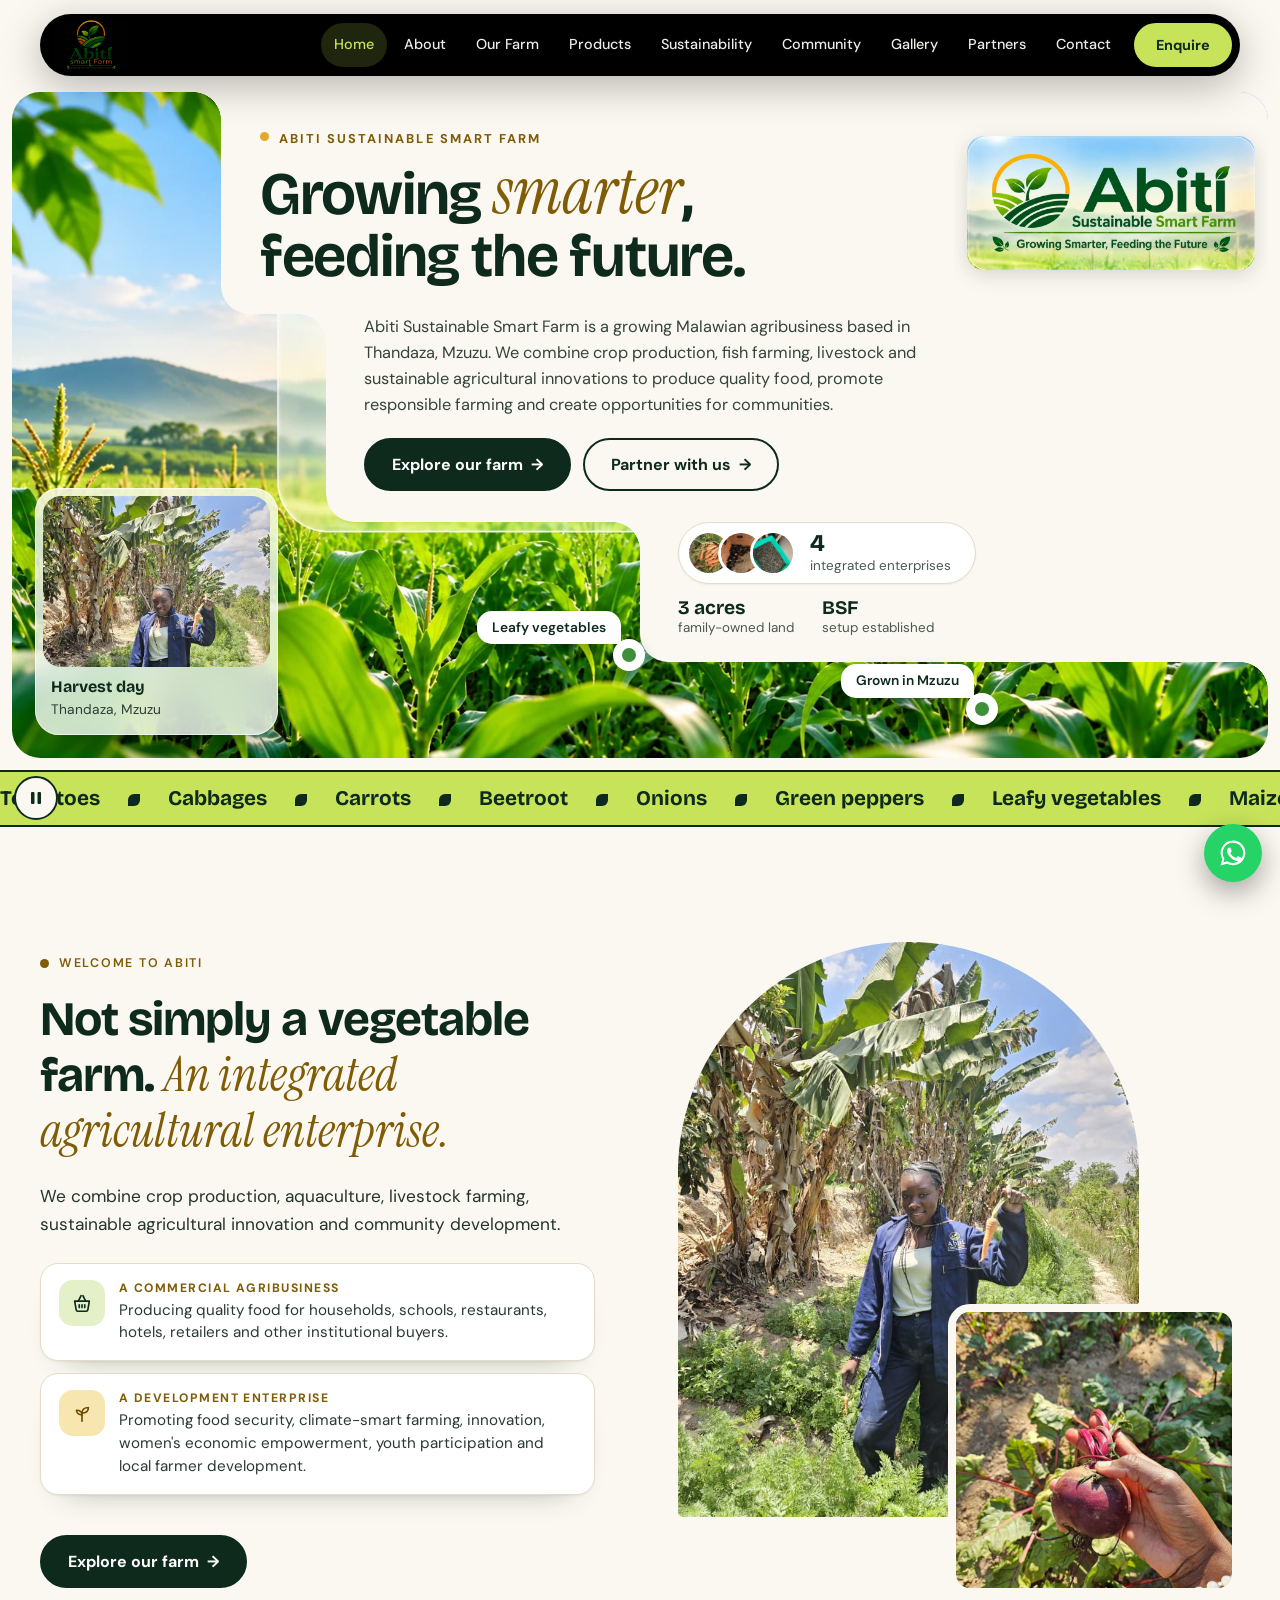
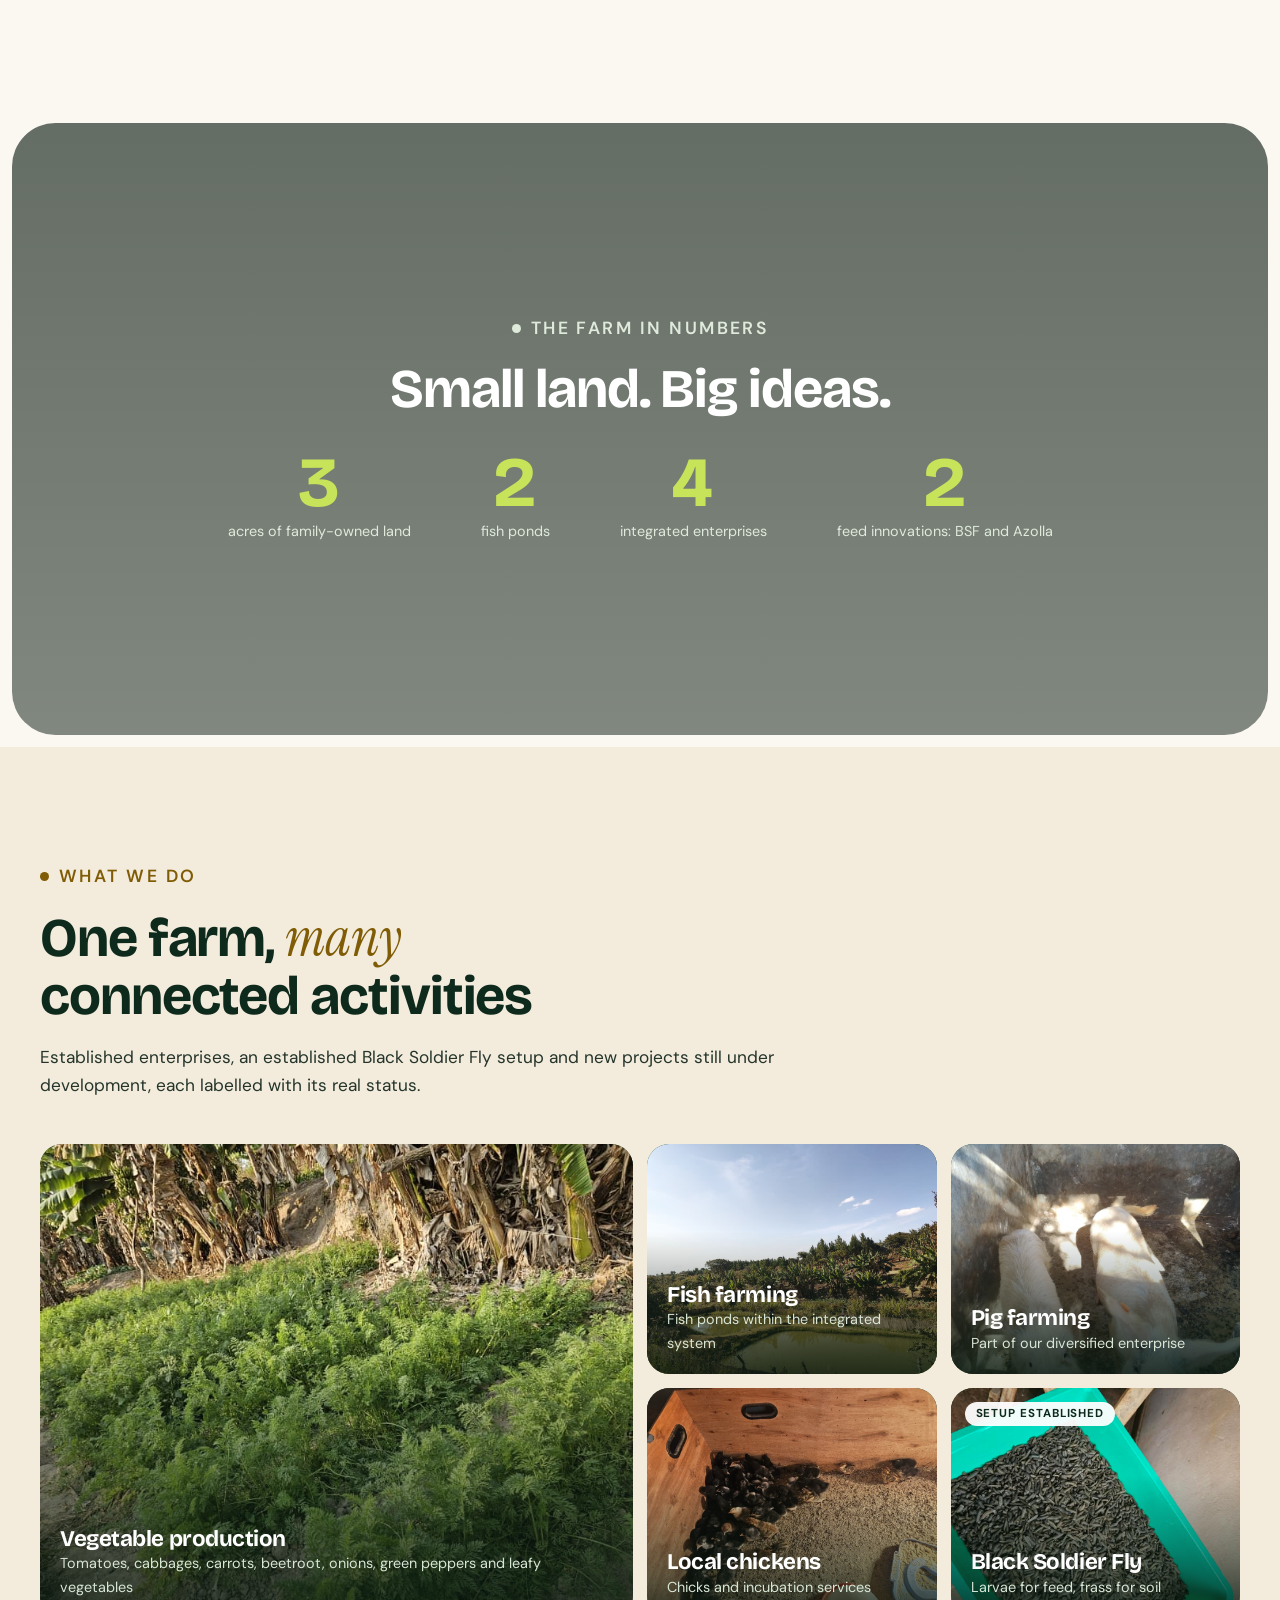
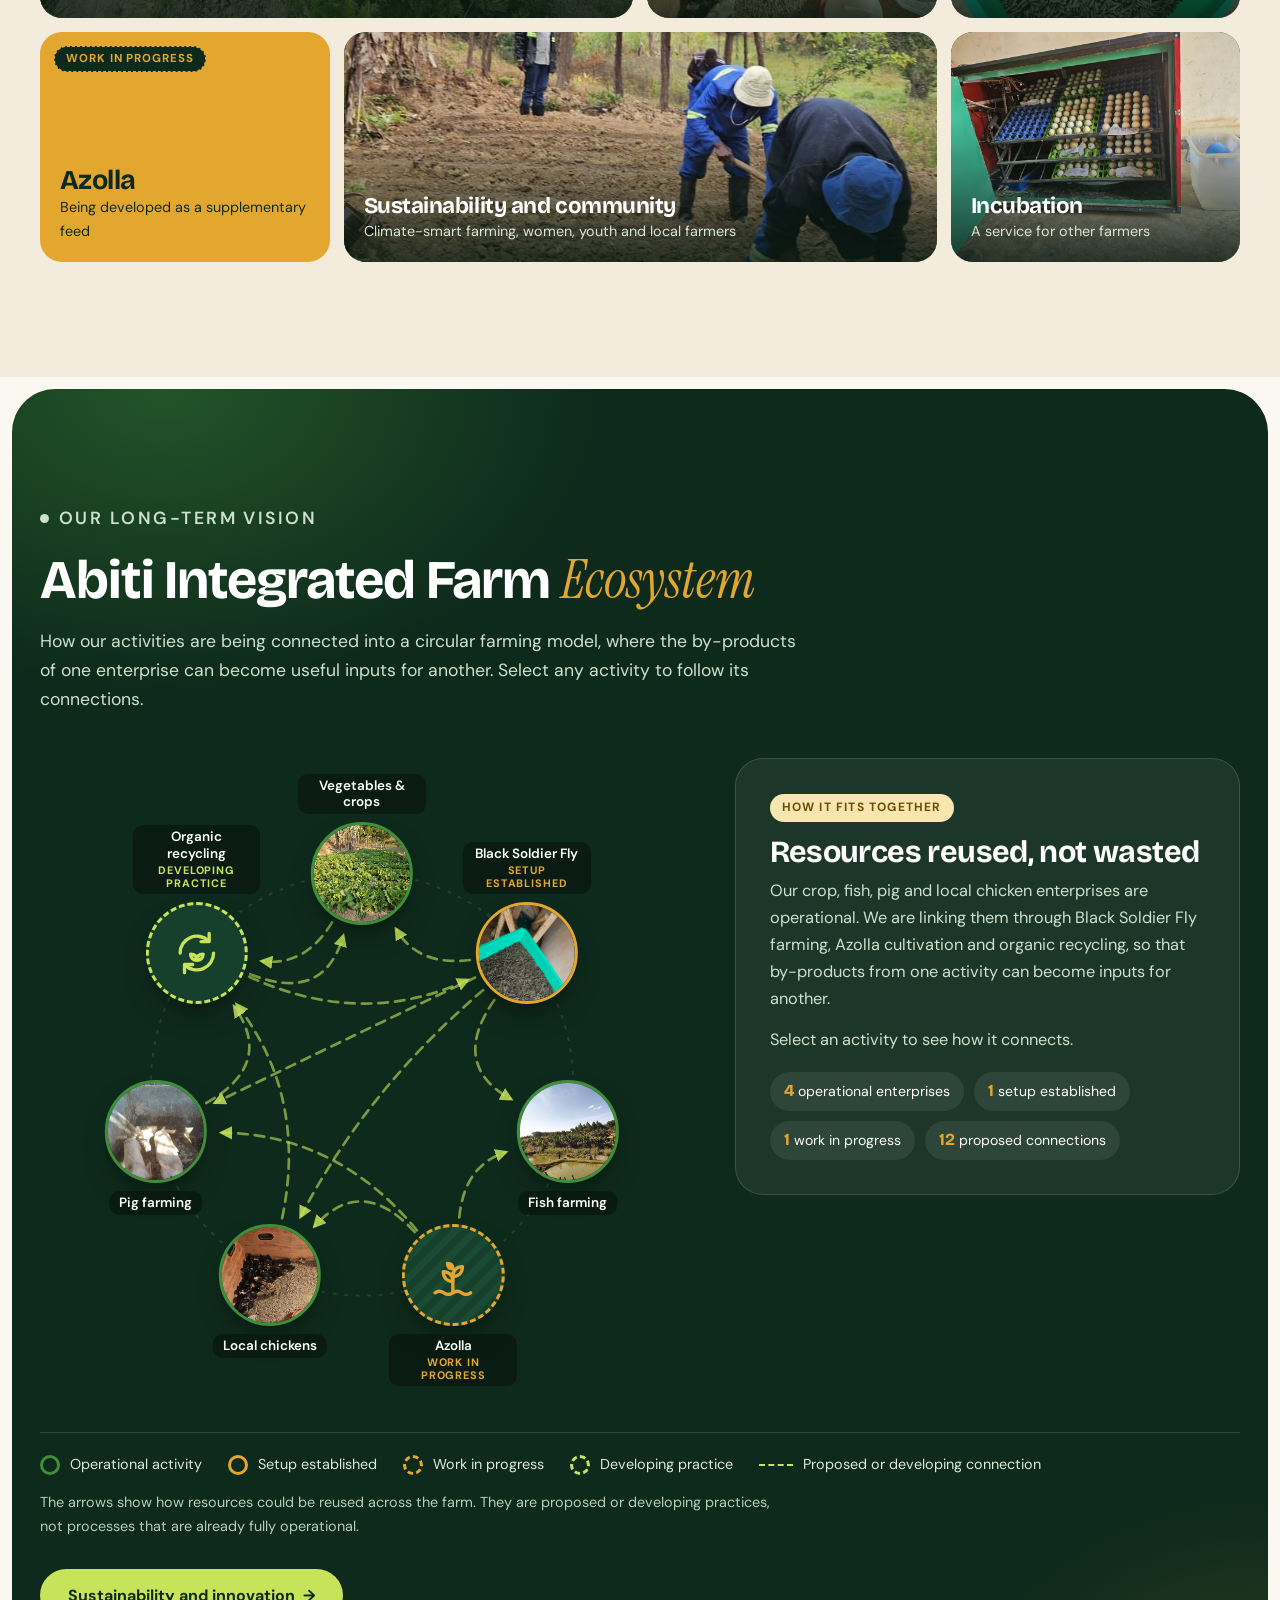
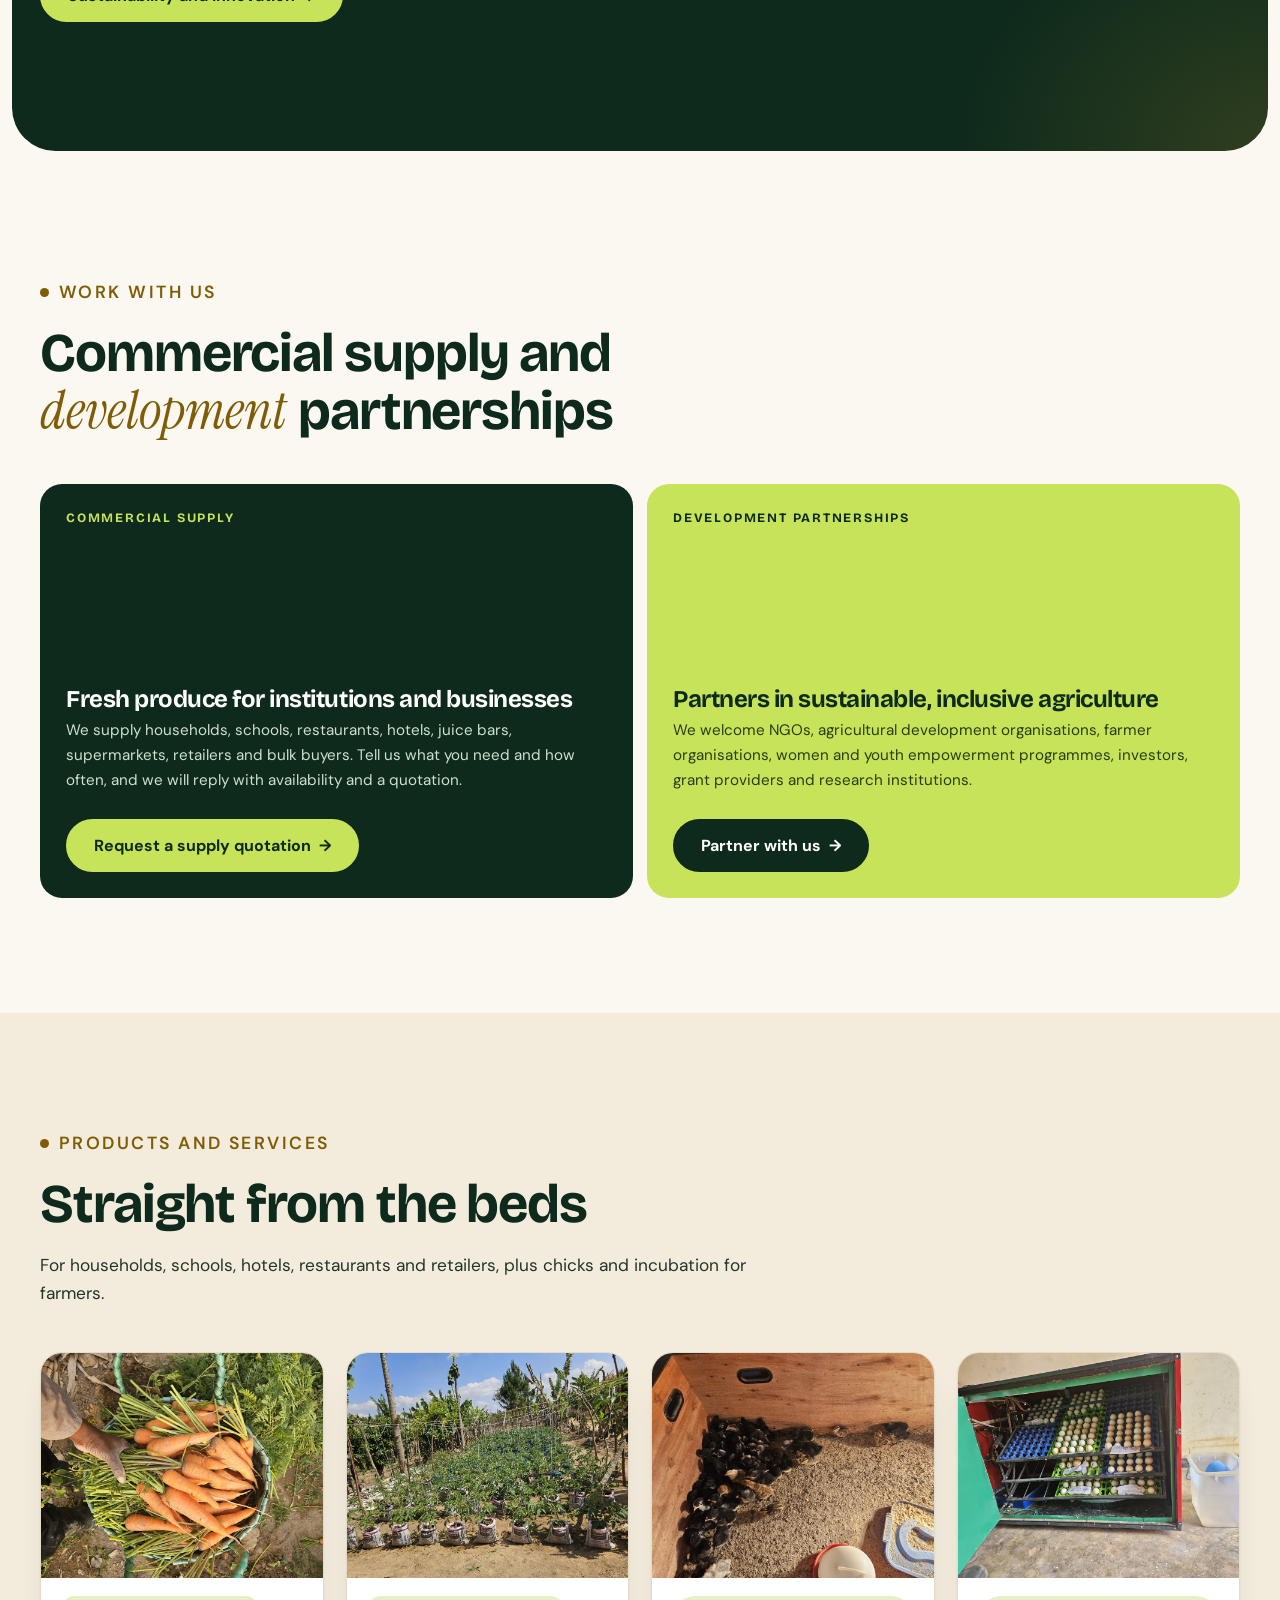
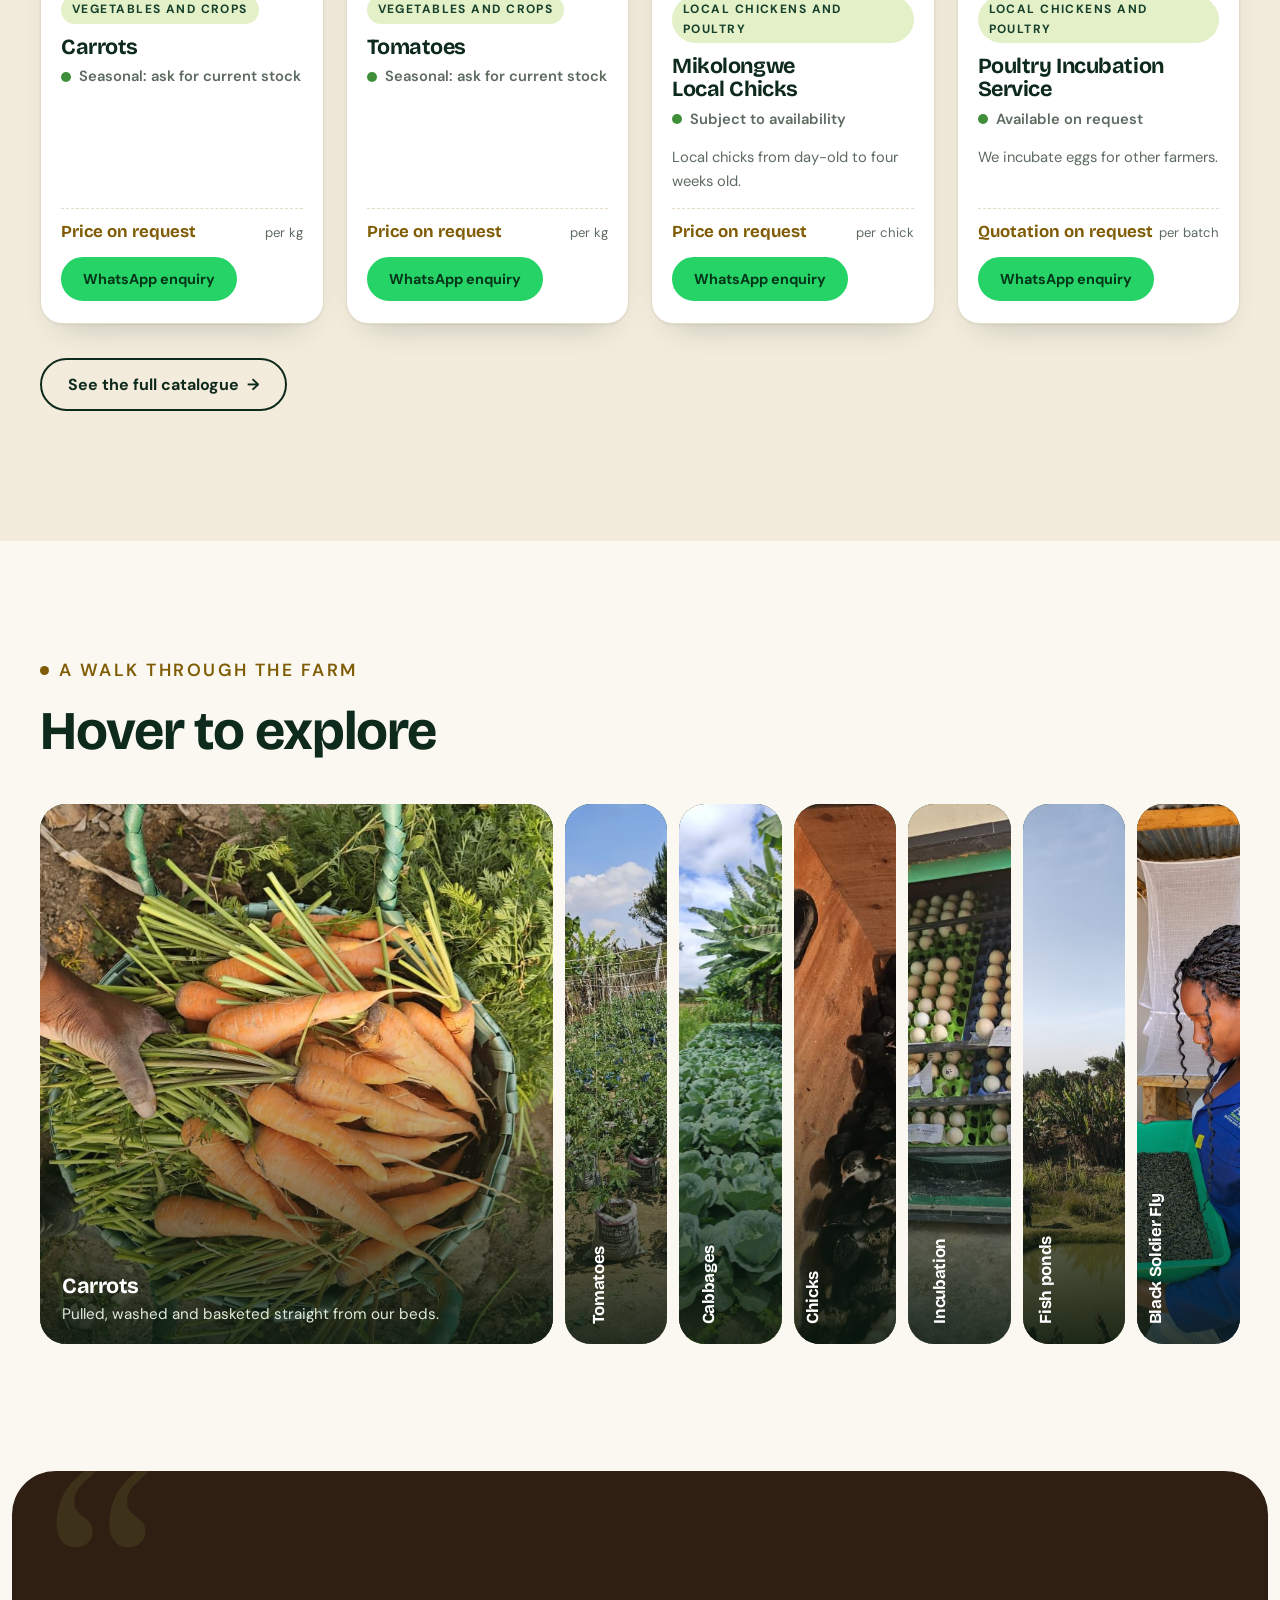
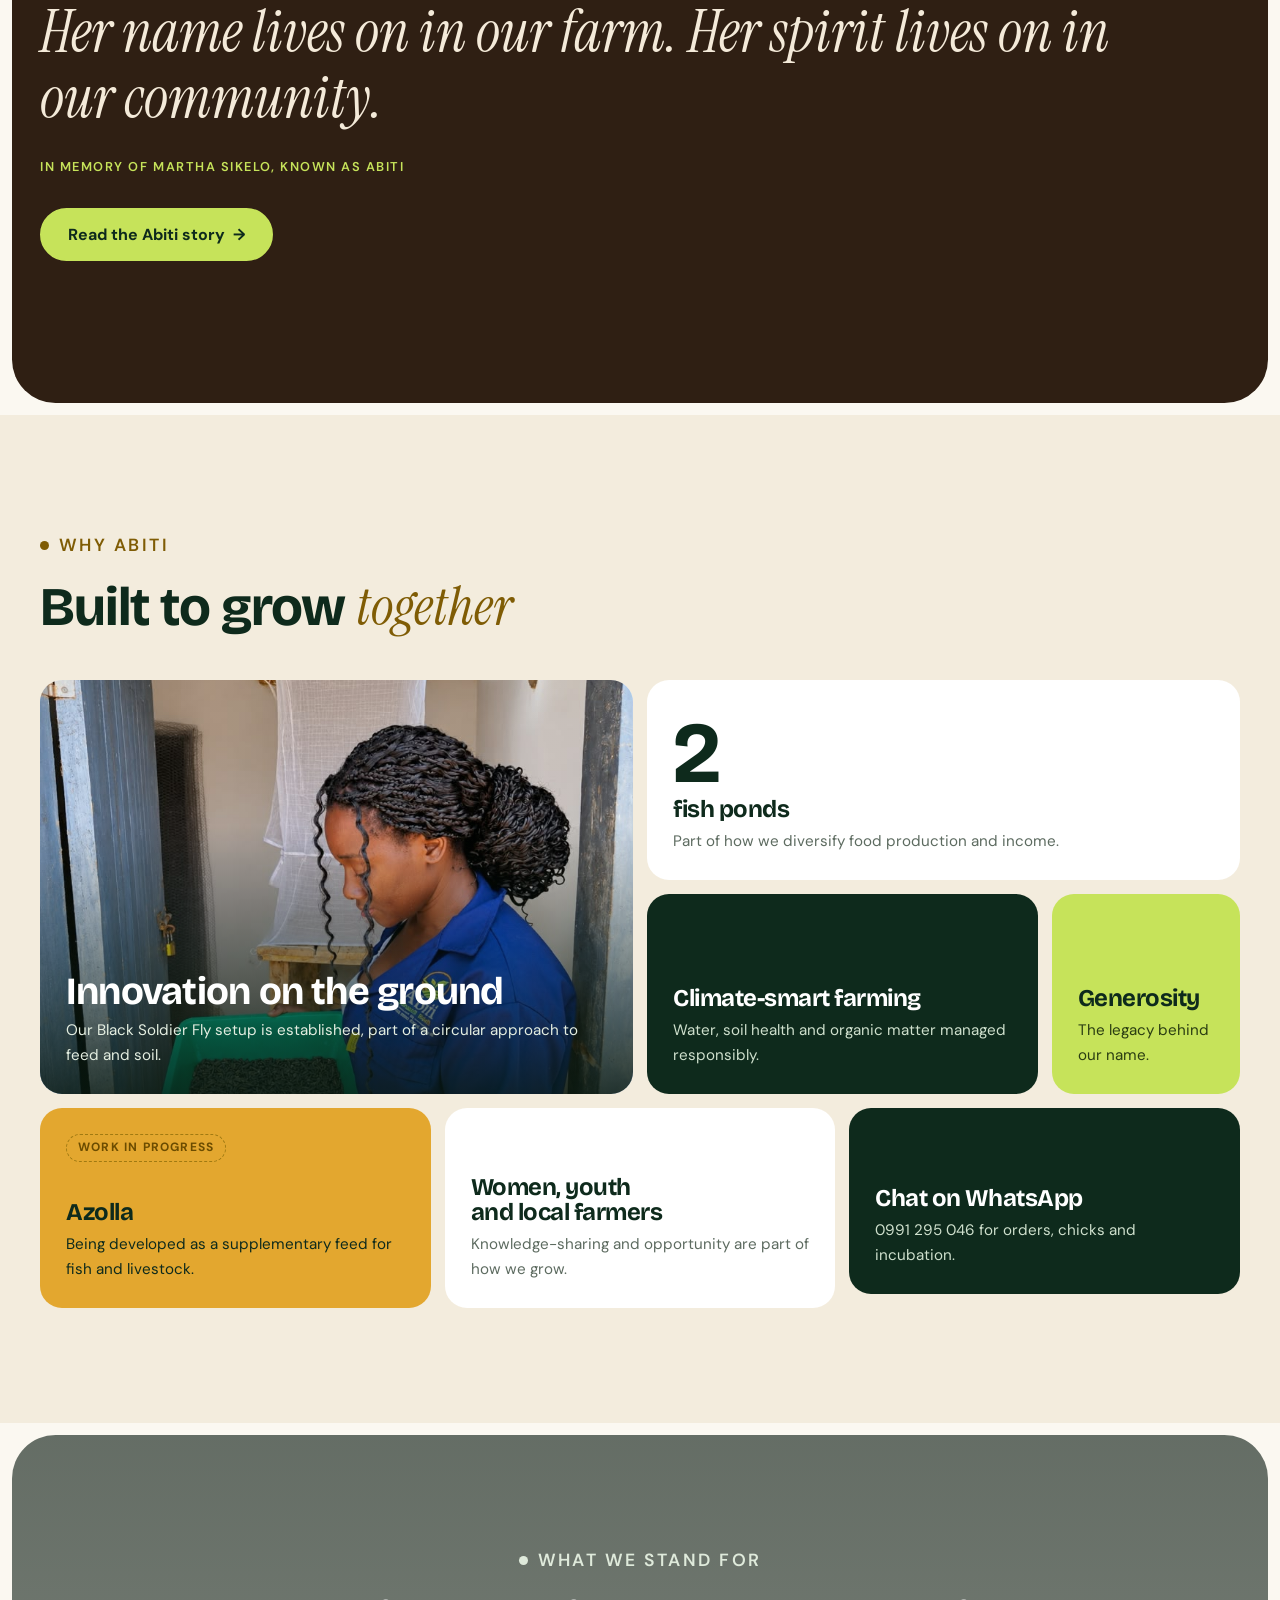
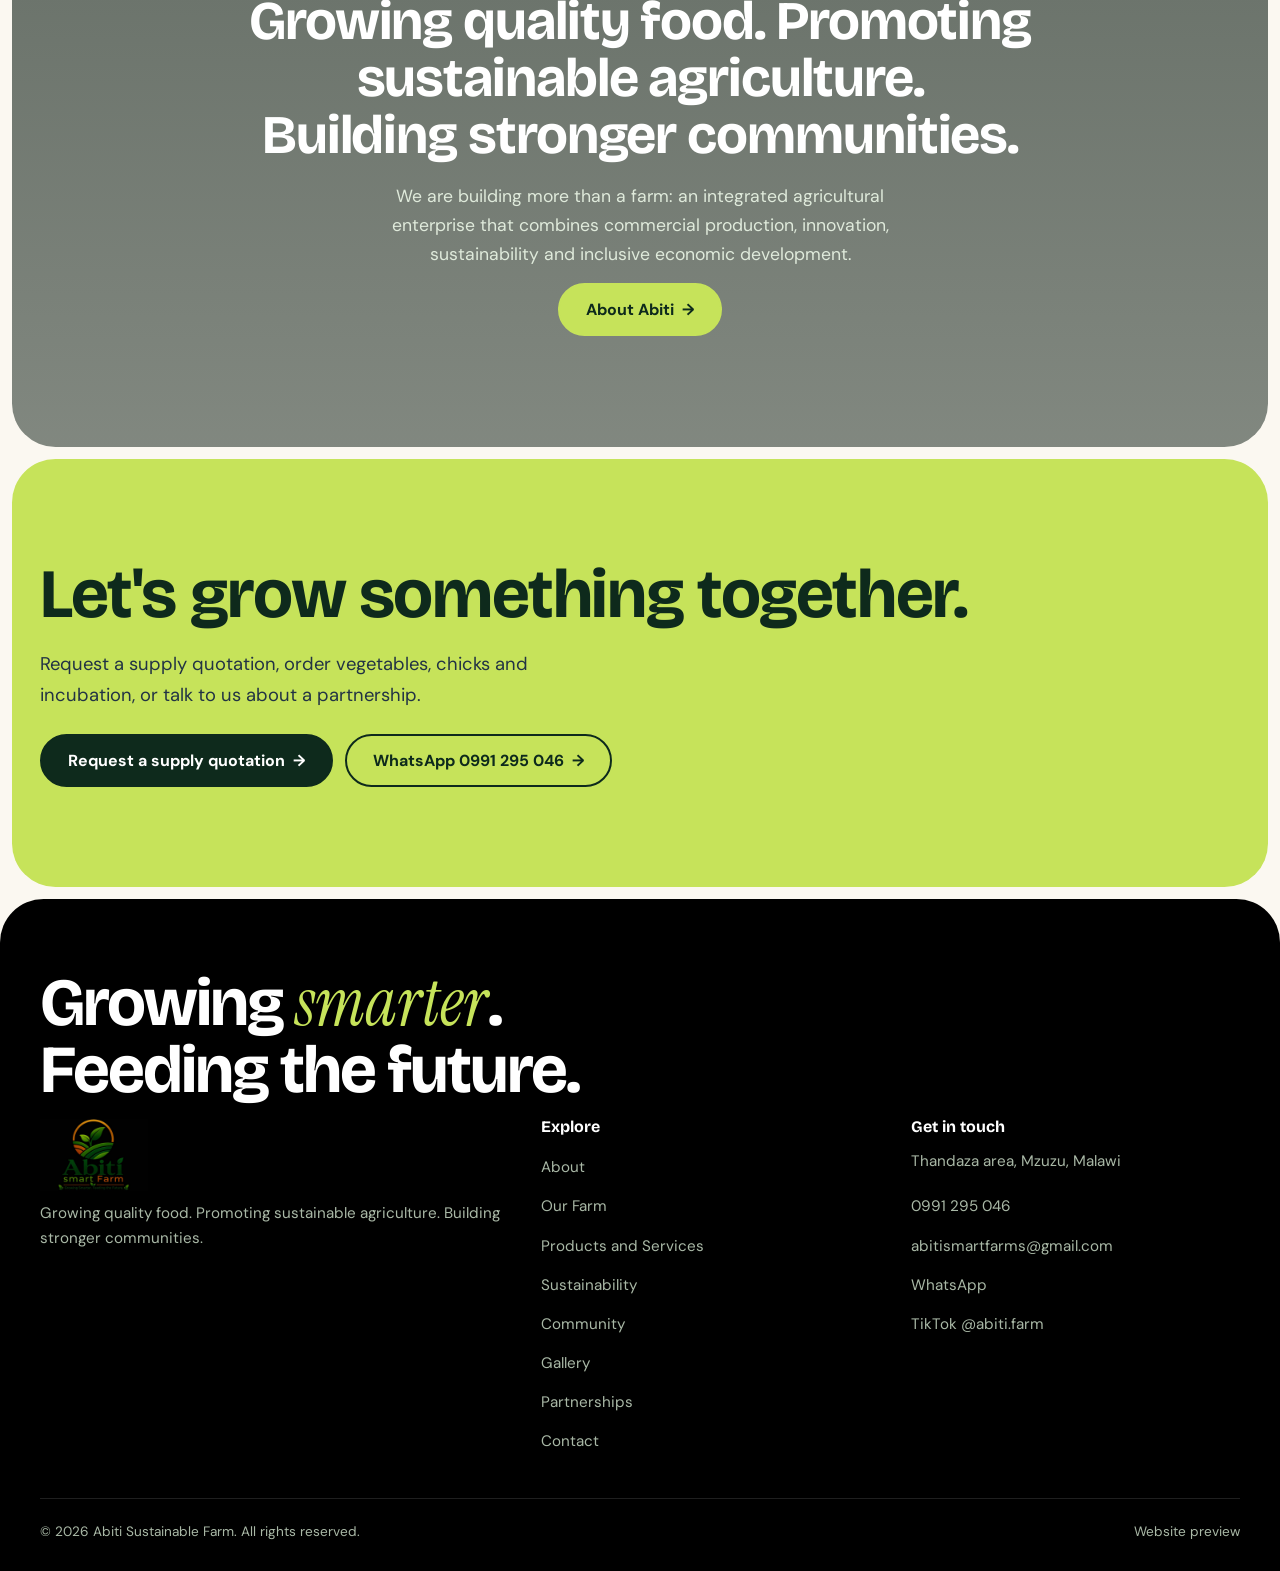
<file: index.html>
<!doctype html>
<html lang="en">
<head>
<meta charset="utf-8">
<meta name="viewport" content="width=device-width, initial-scale=1, viewport-fit=cover">
<title>Abiti Sustainable Smart Farm | Growing Smarter, Feeding the Future</title>
<meta name="description" content="Abiti Sustainable Smart Farm is a growing Malawian agribusiness in Thandaza, Mzuzu, combining vegetables and crops, fish farming, pigs, local chickens and Black Soldier Fly farming.">
<meta property="og:title" content="Abiti Sustainable Smart Farm | Growing Smarter, Feeding the Future">
<meta property="og:description" content="Growing quality food. Promoting sustainable agriculture. Building stronger communities. An integrated agribusiness in Thandaza, Mzuzu, Malawi.">
<meta property="og:image" content="images/leafy-greens.jpg">
<meta property="og:type" content="website">
<script type="application/ld+json">{"@context":"https://schema.org","@type":"LocalBusiness","name":"Abiti Sustainable Smart Farm","legalName":"Abiti Sustainable Farm","slogan":"Growing Smarter, Feeding the Future.","telephone":"+265991295046","email":"abitismartfarms@gmail.com","address":{"@type":"PostalAddress","addressLocality":"Mzuzu","addressRegion":"Northern Region","addressCountry":"MW","streetAddress":"Thandaza"},"sameAs":["https://www.tiktok.com/@abiti.farm"]}</script>
<link rel="preconnect" href="https://fonts.googleapis.com">
<link rel="preconnect" href="https://fonts.gstatic.com" crossorigin>
<link href="https://fonts.googleapis.com/css2?family=Bricolage+Grotesque:wght@500;600;700;800&family=DM+Sans:wght@400;500;600;700&family=Instrument+Serif:ital@1&display=swap" rel="stylesheet">
<meta name="theme-color" content="#0e2a1c">
<script>document.documentElement.classList.add('js')</script>
<link rel="stylesheet" href="styles.css">
</head>
<body>
<a class="skip-link" href="#main">Skip to main content</a>
<header class="nav"><div class="nav-inner">
<a class="brand" href="index.html" aria-label="Abiti Sustainable Smart Farm home"><img src="images/logo.jpg" alt="Abiti Sustainable Smart Farm logo"></a>
<button class="menu-btn" aria-label="Menu" aria-expanded="false" aria-controls="menu"><span></span><span></span><span></span></button>
<nav id="menu" class="menu" aria-label="Main"><a href="index.html" class="active" aria-current="page">Home</a><a href="about.html">About</a><a href="farm.html">Our Farm</a><a href="products.html">Products</a><a href="sustainability.html">Sustainability</a><a href="community.html">Community</a><a href="gallery.html">Gallery</a><a href="partnerships.html">Partners</a><a href="contact.html">Contact</a><a class="btn btn-sm" href="products.html#enquire">Enquire</a></nav>
</div></header>
<main id="main" tabindex="-1">

<section class="hx" aria-labelledby="hx-title">
<div class="hx-frame">
<img class="hx-bg" src="images/hero-abiti.webp" alt="" aria-hidden="true" fetchpriority="high">
<div class="hx-title">
<h1 id="hx-title"><span class="hx-brand">Abiti Sustainable Smart Farm</span> Growing <em>smarter</em>, feeding the future.</h1>
</div>
<figure class="hx-tile" aria-hidden="true"><div class="hx-tile-in"><img src="images/hero-logo.webp" alt=""></div></figure>
<div class="hx-lead">
<p class="lead">Abiti Sustainable Smart Farm is a growing Malawian agribusiness based in Thandaza, Mzuzu. We combine crop production, fish farming, livestock and sustainable agricultural innovations to produce quality food, promote responsible farming and create opportunities for communities.</p>
<div class="hero-cta"><a href="farm.html" class="btn btn-dark">Explore our farm</a><a href="partnerships.html" class="btn btn-line">Partner with us</a></div>
</div>
<div class="hx-stat">
<div class="hx-pill"><span class="hx-avs" aria-hidden="true"><img src="images/carrots-basket-2.jpg" alt=""><img src="images/chicks.jpg" alt="" style="object-position:12% 45%"><img src="images/bsf-larvae.jpg" alt=""></span><span class="hx-pill-t"><b>4</b><small>integrated enterprises</small></span></div>
<div class="hx-facts"><span><b>3 acres</b><small>family-owned land</small></span><span><b>BSF</b><small>setup established</small></span></div>
</div>
<figure class="hx-card"><img src="images/carrot-farmer.jpg" alt=""><figcaption><b>Harvest day</b><span>Thandaza, Mzuzu</span></figcaption></figure>
<div class="hx-pins" aria-hidden="true"><span class="hx-pin pin1"><b>Leafy vegetables</b><i></i></span><span class="hx-pin pin2"><b>Grown in Mzuzu</b><i></i></span></div>
</div>
</section>
<div class="marquee" aria-hidden="true"><div class="marquee-track"><span>Tomatoes</span><span>Cabbages</span><span>Carrots</span><span>Beetroot</span><span>Onions</span><span>Green peppers</span><span>Leafy vegetables</span><span>Maize</span><span>Beans</span><span>Fish farming</span><span>Pig farming</span><span>Local chickens</span><span>Black Soldier Fly</span><span>Tomatoes</span><span>Cabbages</span><span>Carrots</span><span>Beetroot</span><span>Onions</span><span>Green peppers</span><span>Leafy vegetables</span><span>Maize</span><span>Beans</span><span>Fish farming</span><span>Pig farming</span><span>Local chickens</span><span>Black Soldier Fly</span></div></div>

<section class="section"><div class="wrap split">
<div class="rv"><p class="eyebrow dark">Welcome to Abiti</p>
<p class="statement">Not simply a vegetable farm. <em>An integrated agricultural enterprise.</em></p>
<p class="lead-p" style="margin-top:22px;max-width:34em">We combine crop production, aquaculture, livestock farming, sustainable agricultural innovation and community development.</p>
<ul class="icards stack" style="max-width:34em;margin-bottom:26px"><li><span class="ic"><svg viewBox="0 0 24 24" aria-hidden="true"><path d="M4 10h16l-1.6 9.2a2 2 0 0 1-2 1.8H7.6a2 2 0 0 1-2-1.8z"/><path d="M8 10l3-6M16 10l-3-6"/><path d="M9 14v3M12 14v3M15 14v3"/></svg></span><div><b>A commercial agribusiness</b>Producing quality food for households, schools, restaurants, hotels, retailers and other institutional buyers.</div></li><li class="g"><span class="ic"><svg viewBox="0 0 24 24" aria-hidden="true"><path d="M12 21v-9"/><path d="M12 12c0-4 3-6 7-6 0 4-3 6-7 6z"/><path d="M12 14c0-3-2.5-5-6-5 0 3 2.5 5 6 5z"/></svg></span><div><b>A development enterprise</b>Promoting food security, climate-smart farming, innovation, women's economic empowerment, youth participation and local farmer development.</div></li></ul>
<a href="farm.html" class="btn btn-dark">Explore our farm</a></div>
<div class="duo rv"><img class="p1" src="images/carrot-farmer.jpg" alt="Harvesting carrots among the banana trees"><img class="p2" src="images/beetroot-hand.jpg" alt="A freshly pulled beetroot"></div>
</div></section>

<section class="band" style="--img:url(images/cabbages.jpg)"><div class="wrap rv">
<p class="eyebrow">The farm in numbers</p><h2>Small land. Big ideas.</h2>
<div class="band-stats"><div><b data-count="3">3</b><span>acres of family-owned land</span></div><div><b data-count="2">2</b><span>fish ponds</span></div><div><b data-count="4">4</b><span>integrated enterprises</span></div><div><b data-count="2">2</b><span>feed innovations: BSF and Azolla</span></div></div>
</div></section>

<section class="section cream"><div class="wrap">
<div class="section-head rv"><p class="eyebrow dark">What we do</p><h2>One farm, <em>many</em> connected activities</h2><p>Established enterprises, an established Black Soldier Fly setup and new projects still under development, each labelled with its real status.</p></div>
<div class="bento rv">
<a href="farm.html#crops" class="tile wide tall"><img src="images/carrot-bed.jpg" alt=""><div><h3>Vegetable production</h3><p>Tomatoes, cabbages, carrots, beetroot, onions, green peppers and leafy vegetables</p></div></a>
<a href="farm.html#fish" class="tile"><img src="images/fish-ponds.jpg" alt=""><div><h3>Fish farming</h3><p>Fish ponds within the integrated system</p></div></a>
<a href="farm.html#pigs" class="tile"><img src="images/pigs.jpg" alt=""><div><h3>Pig farming</h3><p>Part of our diversified enterprise</p></div></a>
<a href="farm.html#chickens" class="tile"><img src="images/chicks.jpg" alt="" style="object-position:12% 45%"><div><h3>Local chickens</h3><p>Chicks and incubation services</p></div></a>
<a href="sustainability.html#bsf" class="tile"><img src="images/bsf-larvae.jpg" alt=""><span class="st">Setup established</span><div><h3>Black Soldier Fly</h3><p>Larvae for feed, frass for soil</p></div></a>
<a href="sustainability.html#azolla" class="tile solid"><span class="st wip">Work in progress</span><div style="margin-top:auto"><h3>Azolla</h3><p>Being developed as a supplementary feed</p></div></a>
<a href="community.html" class="tile wide"><img src="images/planting-team.jpg" alt=""><div><h3>Sustainability and community</h3><p>Climate-smart farming, women, youth and local farmers</p></div></a>
<a href="farm.html#chickens" class="tile"><img src="images/incubator.jpg" alt=""><div><h3>Incubation</h3><p>A service for other farmers</p></div></a>
</div></div></section>

<section class="section eco-sec" id="ecosystem" aria-labelledby="eco-title"><div class="wrap">
<div class="section-head rv"><p class="eyebrow">Our long-term vision</p><h2 id="eco-title">Abiti Integrated Farm <em>Ecosystem</em></h2><p>How our activities are being connected into a circular farming model, where the by-products of one enterprise can become useful inputs for another. Select any activity to follow its connections.</p></div>
<div data-eco><ul class="eco-fallback"><li><b>Operational:</b> vegetable and crop production, fish farming, pig farming and local chicken farming.</li><li><b>Setup established:</b> Black Soldier Fly farming.</li><li><b>Work in progress:</b> Azolla cultivation.</li><li><b>Developing practice:</b> organic waste management and nutrient recycling.</li><li><b>Proposed connections:</b> suitable crop residues and manure feed BSF larvae; BSF larvae and Azolla are explored as supplementary feed for fish, pigs and chickens; BSF frass is explored as a soil amendment.</li></ul></div>
<p style="margin-top:30px"><a href="sustainability.html" class="btn">Sustainability and innovation</a></p>
</div></section>

<section class="section"><div class="wrap">
<div class="section-head rv"><p class="eyebrow dark">Work with us</p><h2>Commercial supply and <em>development</em> partnerships</h2></div>
<div class="fbento rv">
<div class="fb sp3 dark rows2"><div class="n">Commercial supply</div><h3>Fresh produce for institutions and businesses</h3><p>We supply households, schools, restaurants, hotels, juice bars, supermarkets, retailers and bulk buyers. Tell us what you need and how often, and we will reply with availability and a quotation.</p><div class="hero-cta"><a class="btn" href="contact.html?item=Supply+quotation">Request a supply quotation</a></div></div>
<div class="fb sp3 lime rows2"><div class="n">Development partnerships</div><h3>Partners in sustainable, inclusive agriculture</h3><p>We welcome NGOs, agricultural development organisations, farmer organisations, women and youth empowerment programmes, investors, grant providers and research institutions.</p><div class="hero-cta"><a class="btn btn-dark" href="partnerships.html">Partner with us</a></div></div>
</div></div></section>

<section class="section cream"><div class="wrap">
<div class="section-head rv"><p class="eyebrow dark">Products and services</p><h2>Straight from the beds</h2><p>For households, schools, hotels, restaurants and retailers, plus chicks and incubation for farmers.</p></div>
<div class="products rv"><article class="product"><div class="imgwrap"><img src="images/carrots-basket.jpg" alt="Carrots" loading="lazy"></div><div class="pb"><span class="tag">Vegetables and crops</span><h3>Carrots</h3><p class="avail">Seasonal: ask for current stock</p>
<div class="price"><strong>Price on request</strong><span>per kg</span></div>
<a class="btn btn-sm btn-wa p-wa" href="https://wa.me/265991295046?text=Hello%20Abiti%2C%20I%20would%20like%20to%20enquire%20about%20Carrots." target="_blank" rel="noopener">WhatsApp enquiry<span class="sr-only"> about Carrots (opens in a new tab)</span></a></div></article><article class="product"><div class="imgwrap"><img src="images/tomatoes.jpg" alt="Tomatoes" loading="lazy"></div><div class="pb"><span class="tag">Vegetables and crops</span><h3>Tomatoes</h3><p class="avail">Seasonal: ask for current stock</p>
<div class="price"><strong>Price on request</strong><span>per kg</span></div>
<a class="btn btn-sm btn-wa p-wa" href="https://wa.me/265991295046?text=Hello%20Abiti%2C%20I%20would%20like%20to%20enquire%20about%20Tomatoes." target="_blank" rel="noopener">WhatsApp enquiry<span class="sr-only"> about Tomatoes (opens in a new tab)</span></a></div></article><article class="product"><div class="imgwrap"><img src="images/chicks.jpg" alt="Mikolongwe local chicks" loading="lazy"></div><div class="pb"><span class="tag">Local chickens and poultry</span><h3>Mikolongwe Local Chicks</h3><p class="avail">Subject to availability</p><p>Local chicks from day-old to four weeks old.</p>
<div class="price"><strong>Price on request</strong><span>per chick</span></div>
<a class="btn btn-sm btn-wa p-wa" href="https://wa.me/265991295046?text=Hello%20Abiti%2C%20I%20would%20like%20to%20enquire%20about%20Mikolongwe%20local%20chicks." target="_blank" rel="noopener">WhatsApp enquiry<span class="sr-only"> about Mikolongwe local chicks (opens in a new tab)</span></a></div></article><article class="product"><div class="imgwrap"><img src="images/incubator.jpg" alt="Eggs in the incubator" loading="lazy"></div><div class="pb"><span class="tag">Local chickens and poultry</span><h3>Poultry Incubation Service</h3><p class="avail">Available on request</p><p>We incubate eggs for other farmers.</p>
<div class="price"><strong>Quotation on request</strong><span>per batch</span></div>
<a class="btn btn-sm btn-wa p-wa" href="https://wa.me/265991295046?text=Hello%20Abiti%2C%20I%20would%20like%20to%20enquire%20about%20your%20poultry%20incubation%20service." target="_blank" rel="noopener">WhatsApp enquiry<span class="sr-only"> about the poultry incubation service (opens in a new tab)</span></a></div></article></div>
<p style="margin-top:34px"><a href="products.html" class="btn btn-line">See the full catalogue</a></p>
</div></section>


<section class="section"><div class="wrap">
<div class="section-head rv"><p class="eyebrow dark">A walk through the farm</p><h2>Hover to explore</h2></div>
<div class="elastic rv" id="elastic">
<button class="el on"><img src="images/carrots-basket.jpg" alt="" loading="lazy"><div class="cap"><h3>Carrots</h3><p>Pulled, washed and basketed straight from our beds.</p></div></button>
<button class="el"><img src="images/tomatoes.jpg" alt="" loading="lazy"><div class="cap"><h3>Tomatoes</h3><p>Grown in bags on a string trellis.</p></div></button>
<button class="el"><img src="images/cabbages.jpg" alt="" loading="lazy"><div class="cap"><h3>Cabbages</h3><p>Rows of cabbage beside the banana trees.</p></div></button>
<button class="el"><img src="images/chicks.jpg" alt="" loading="lazy" style="object-position:12% 45%"><div class="cap"><h3>Chicks</h3><p>Mikolongwe local chicks, day-old to four weeks.</p></div></button>
<button class="el"><img src="images/incubator.jpg" alt="" loading="lazy"><div class="cap"><h3>Incubation</h3><p>Eggs set for our own flock and for other farmers.</p></div></button>
<button class="el"><img src="images/fish-ponds.jpg" alt="" loading="lazy"><div class="cap"><h3>Fish ponds</h3><p>Two ponds as part of the integrated system.</p></div></button>
<button class="el"><img src="images/bsf-unit.jpg" alt="" loading="lazy" style="object-position:50% 40%"><div class="cap"><h3>Black Soldier Fly</h3><p>A tray of larvae from our established BSF setup.</p></div></button>
</div></div></section>

<section class="quote-block"><div class="wrap rv"><blockquote>Her name lives on in our farm. Her spirit lives on in our community.</blockquote><cite>In memory of Martha Sikelo, known as Abiti</cite><p style="margin-top:28px"><a href="about.html" class="btn">Read the Abiti story</a></p></div></section>

<section class="section cream"><div class="wrap">
<div class="section-head rv"><p class="eyebrow dark">Why Abiti</p><h2>Built to grow <em>together</em></h2></div>
<div class="fbento rv">
<div class="fb photo a"><img src="images/bsf-unit.jpg" alt="" loading="lazy" style="object-position:50% 35%"><h3>Innovation on the ground</h3><p>Our Black Soldier Fly setup is established, part of a circular approach to feed and soil.</p></div>
<div class="fb b"><div class="big">2</div><h3>fish ponds</h3><p>Part of how we diversify food production and income.</p></div>
<div class="fb dark c"><h3>Climate-smart farming</h3><p>Water, soil health and organic matter managed responsibly.</p></div>
<div class="fb lime d"><h3>Generosity</h3><p>The legacy behind our name.</p></div>
<div class="fb gold e"><span class="badge wip">Work in progress</span><h3>Azolla</h3><p>Being developed as a supplementary feed for fish and livestock.</p></div>
<div class="fb f"><h3>Women, youth and local farmers</h3><p>Knowledge-sharing and opportunity are part of how we grow.</p></div>
<a class="fb dark g" href="https://wa.me/265991295046" target="_blank" rel="noopener"><h3>Chat on WhatsApp</h3><p>0991 295 046 for orders, chicks and incubation.</p><span class="sr-only"> (opens in a new tab)</span></a>
</div></div></section>
<section class="band" style="--img:url(images/leafy-greens.jpg)"><div class="wrap rv"><p class="eyebrow">What we stand for</p><h2>Growing quality food. Promoting sustainable agriculture. Building stronger communities.</h2><p>We are building more than a farm: an integrated agricultural enterprise that combines commercial production, innovation, sustainability and inclusive economic development.</p><a class="btn" href="about.html">About Abiti</a></div></section>
<section class="cta"><div class="wrap"><h2>Let's grow something together.</h2><p>Request a supply quotation, order vegetables, chicks and incubation, or talk to us about a partnership.</p><div class="hero-cta"><a href="contact.html?item=Supply+quotation" class="btn">Request a supply quotation</a><a href="https://wa.me/265991295046" class="btn btn-ghost" target="_blank" rel="noopener">WhatsApp 0991 295 046<span class="sr-only"> (opens in a new tab)</span></a></div></div></section>

</main>
<footer class="footer"><div class="wrap">
<p class="footer-big">Growing <em>smarter</em>.<br>Feeding the future.</p>
<div class="footer-top">
<div><img src="images/logo.jpg" alt="Abiti Sustainable Smart Farm" style="height:72px;margin-bottom:10px"><p>Growing quality food. Promoting sustainable agriculture. Building stronger communities.</p></div>
<div><h3 aria-level="2">Explore</h3><a href="about.html">About</a><a href="farm.html">Our Farm</a><a href="products.html">Products and Services</a><a href="sustainability.html">Sustainability</a><a href="community.html">Community</a><a href="gallery.html">Gallery</a><a href="partnerships.html">Partnerships</a><a href="contact.html">Contact</a></div>
<div><h3 aria-level="2">Get in touch</h3><p>Thandaza area, Mzuzu, Malawi</p><a href="tel:+265991295046">0991 295 046</a><a href="mailto:abitismartfarms@gmail.com">abitismartfarms@gmail.com</a><a href="https://wa.me/265991295046" target="_blank" rel="noopener">WhatsApp<span class="sr-only"> (opens in a new tab)</span></a><a href="https://www.tiktok.com/@abiti.farm" target="_blank" rel="noopener">TikTok @abiti.farm<span class="sr-only"> (opens in a new tab)</span></a></div>
</div>
<div class="footer-inner"><p>&copy; <span id="year"></span> Abiti Sustainable Farm. All rights reserved.</p><p>Website preview</p></div>
</div>
<a class="wa-float" href="https://wa.me/265991295046" target="_blank" rel="noopener" aria-label="Chat with us on WhatsApp (opens in a new tab)"><svg viewBox="0 0 24 24" aria-hidden="true"><path d="M12.04 2a9.9 9.9 0 0 0-8.5 14.9L2 22l5.25-1.38A9.9 9.9 0 1 0 12.04 2zm0 1.8a8.1 8.1 0 1 1-4.3 15l-.3-.18-3.1.82.83-3.02-.2-.31A8.1 8.1 0 0 1 12.04 3.8zm-3.1 3.9c-.2 0-.5.07-.77.37-.26.3-1 1-1 2.4s1.03 2.8 1.17 3c.14.2 2 3.2 4.9 4.35 2.4.95 2.9.76 3.4.7.52-.05 1.7-.7 1.93-1.37.24-.67.24-1.25.17-1.37-.07-.12-.26-.2-.55-.34-.3-.15-1.7-.84-1.97-.94-.26-.1-.46-.14-.65.15-.2.3-.75.94-.92 1.13-.17.2-.34.22-.63.07-.3-.15-1.24-.46-2.36-1.45-.87-.78-1.46-1.74-1.63-2.03-.17-.3-.02-.46.13-.6.13-.14.3-.34.44-.5.15-.17.2-.3.3-.5.1-.2.05-.37-.02-.52-.07-.15-.65-1.6-.9-2.17-.23-.55-.47-.5-.65-.5z"/></svg></a>
</footer>
<script src="script.js"></script>
</body>
</html>
</file>
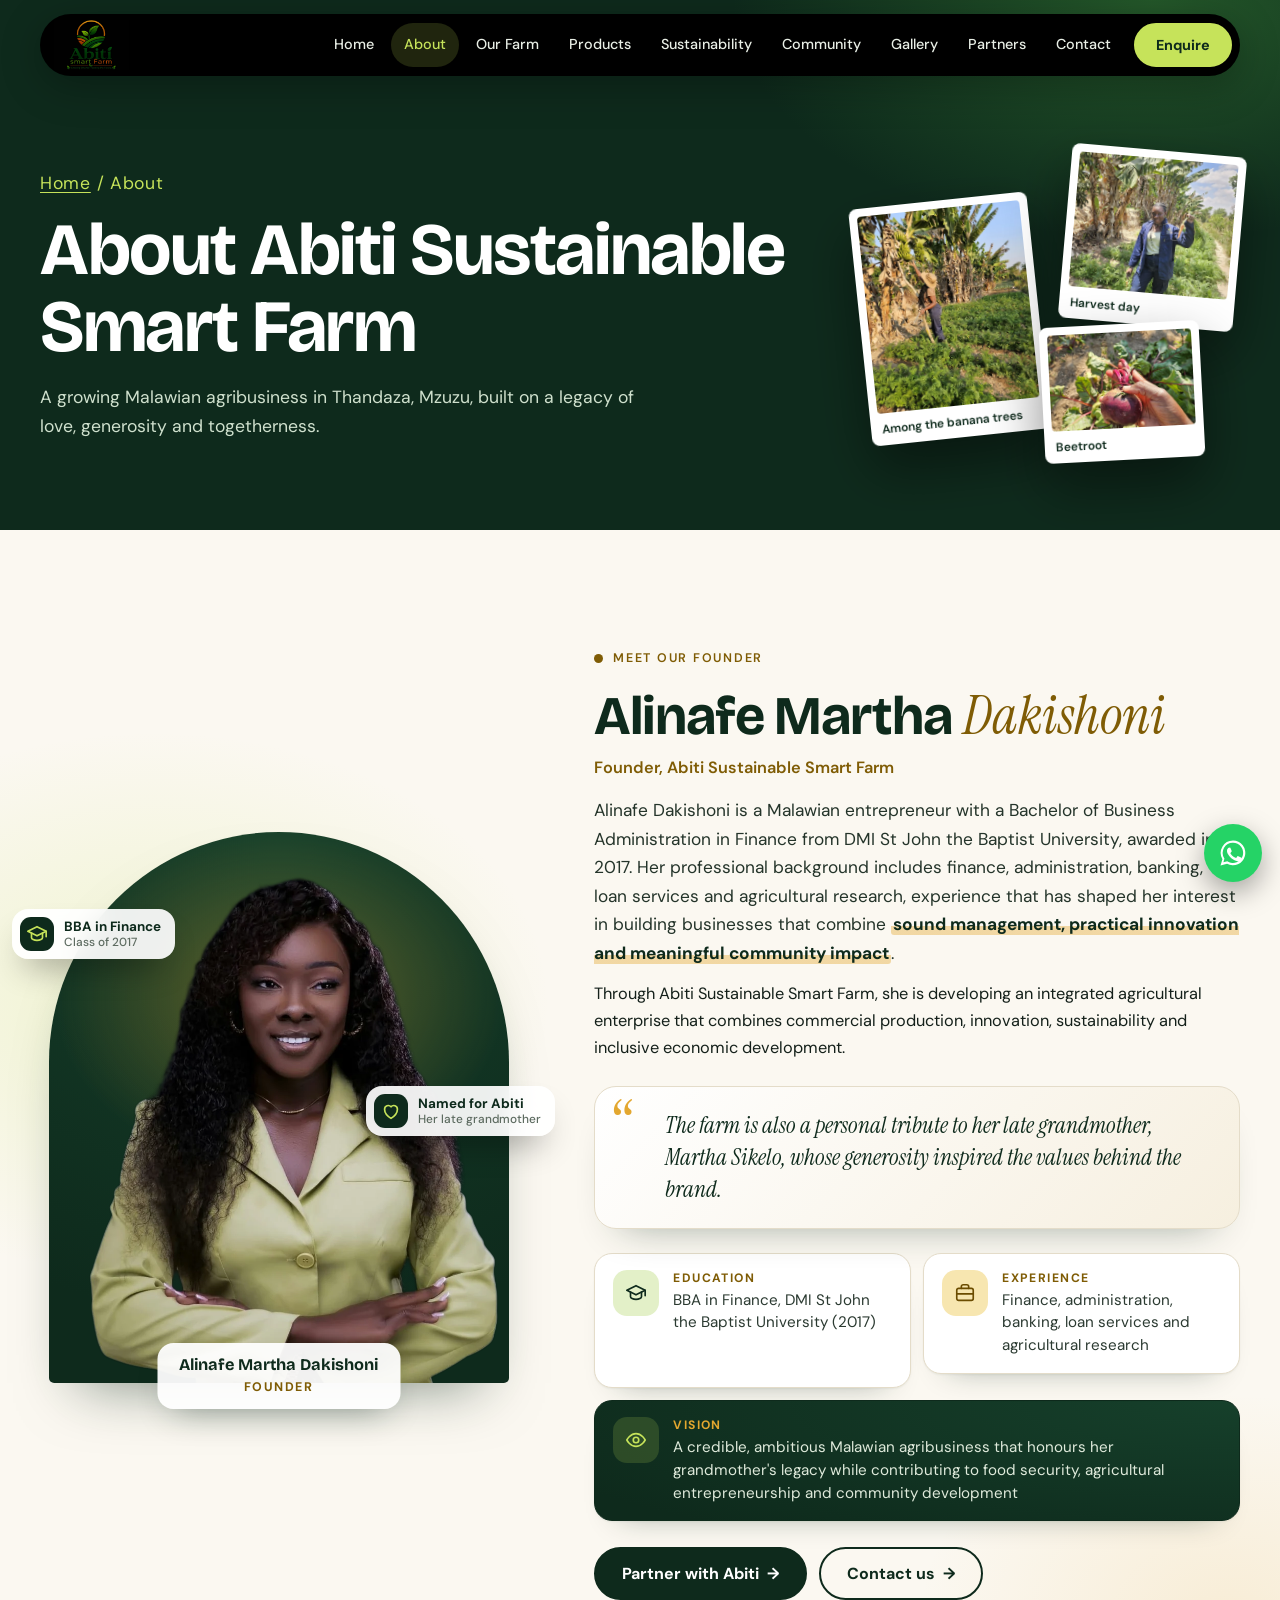
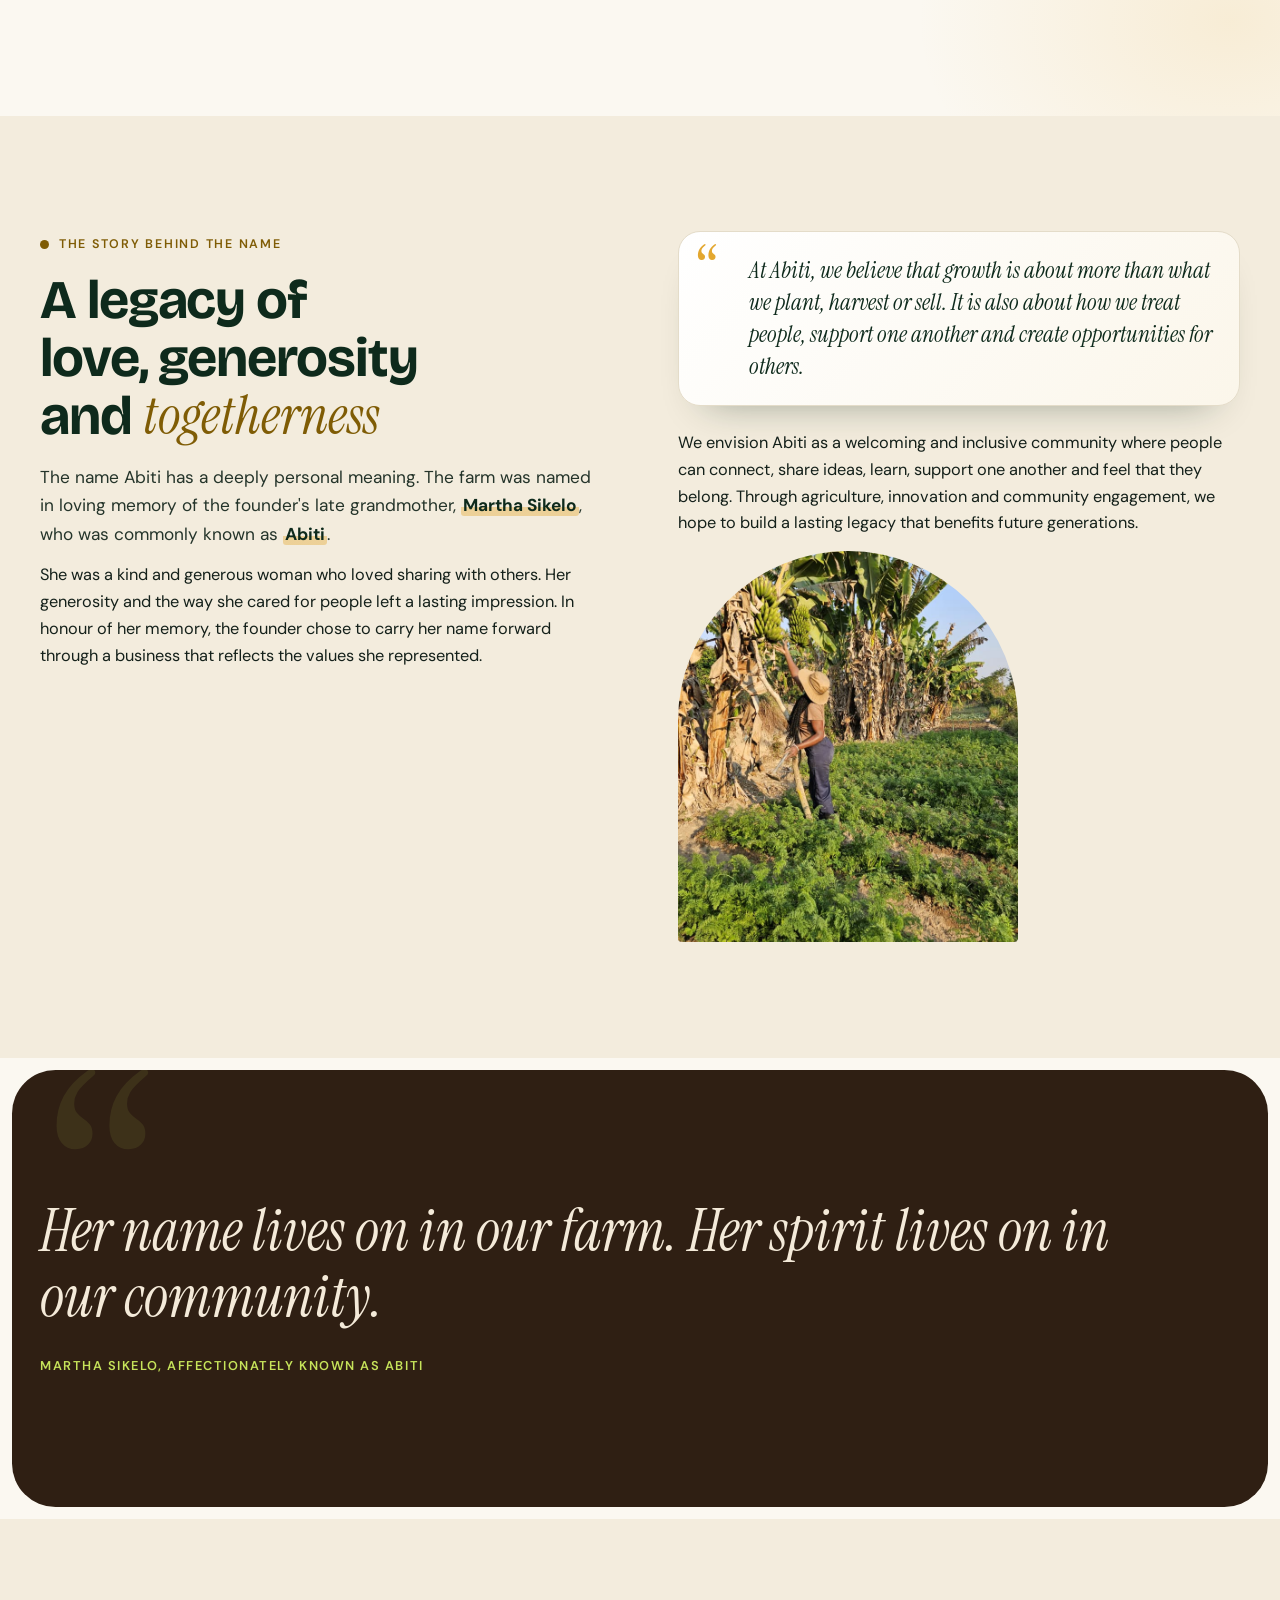
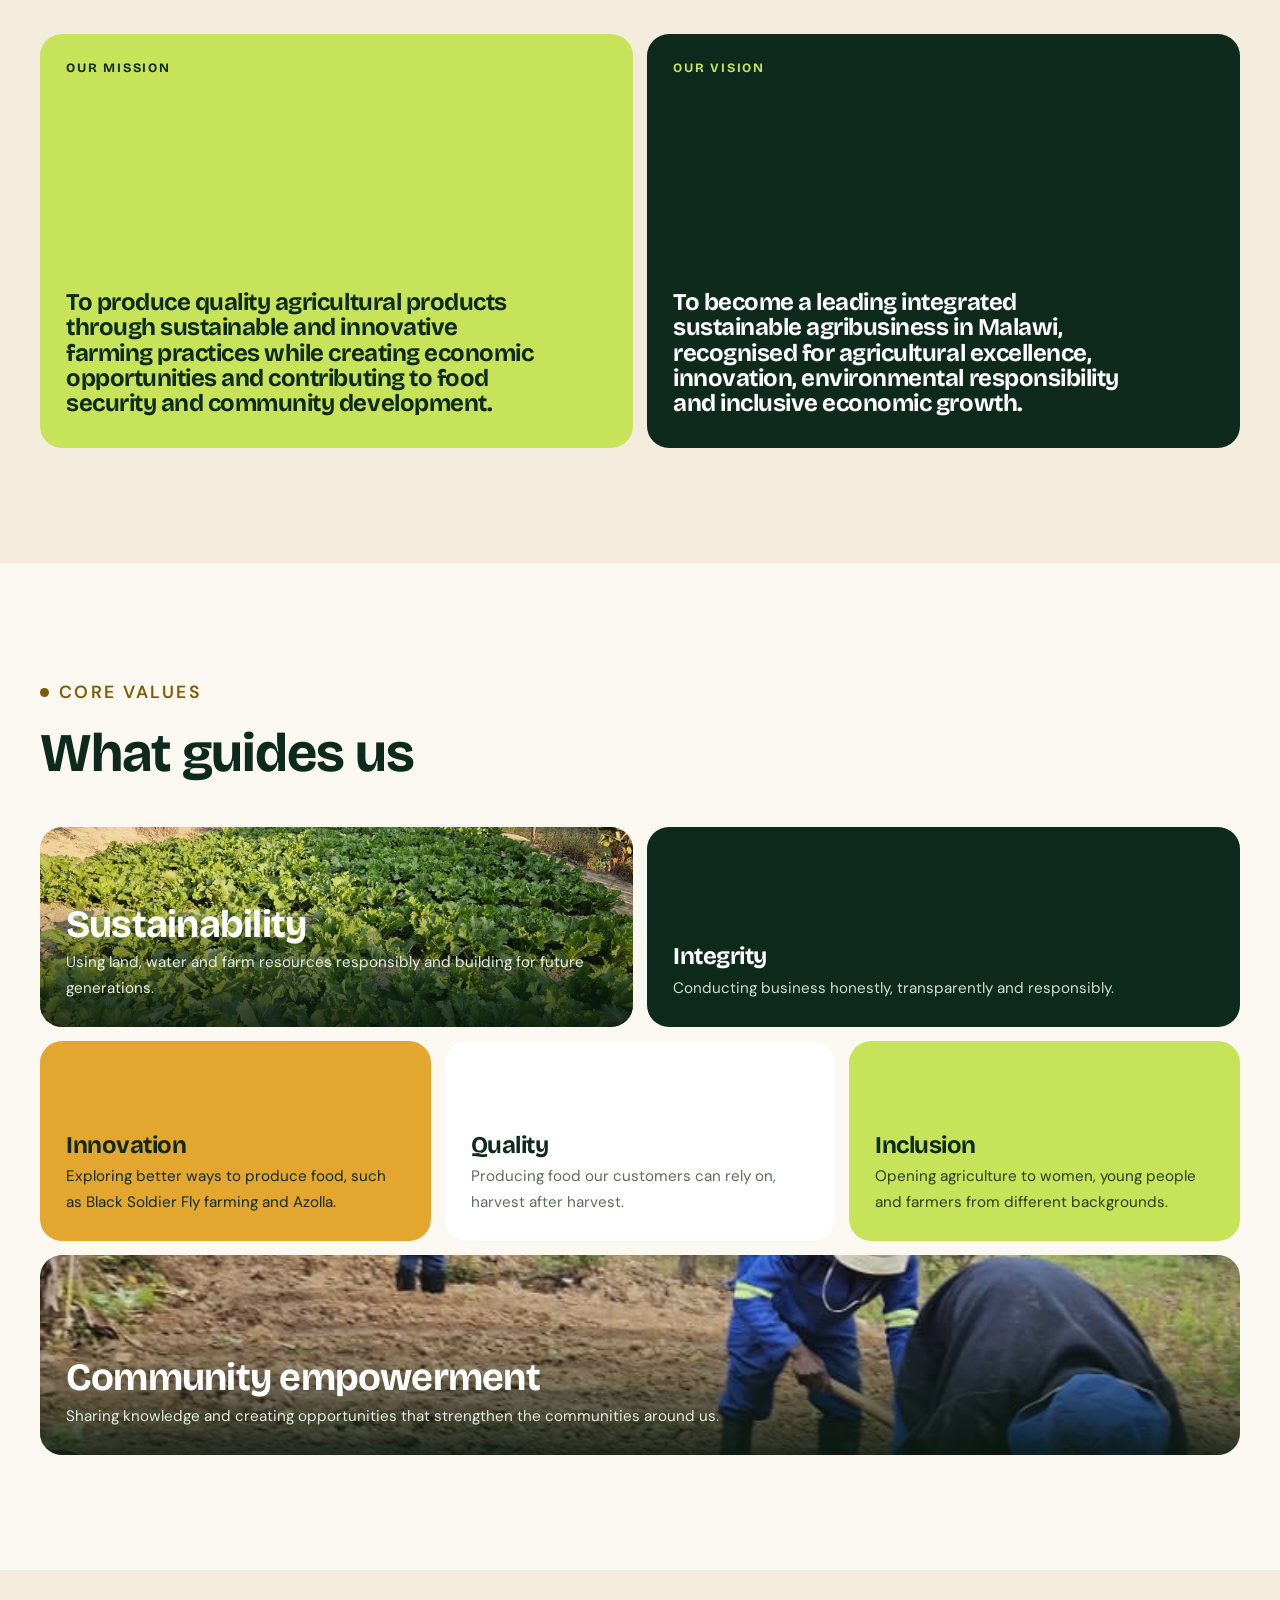
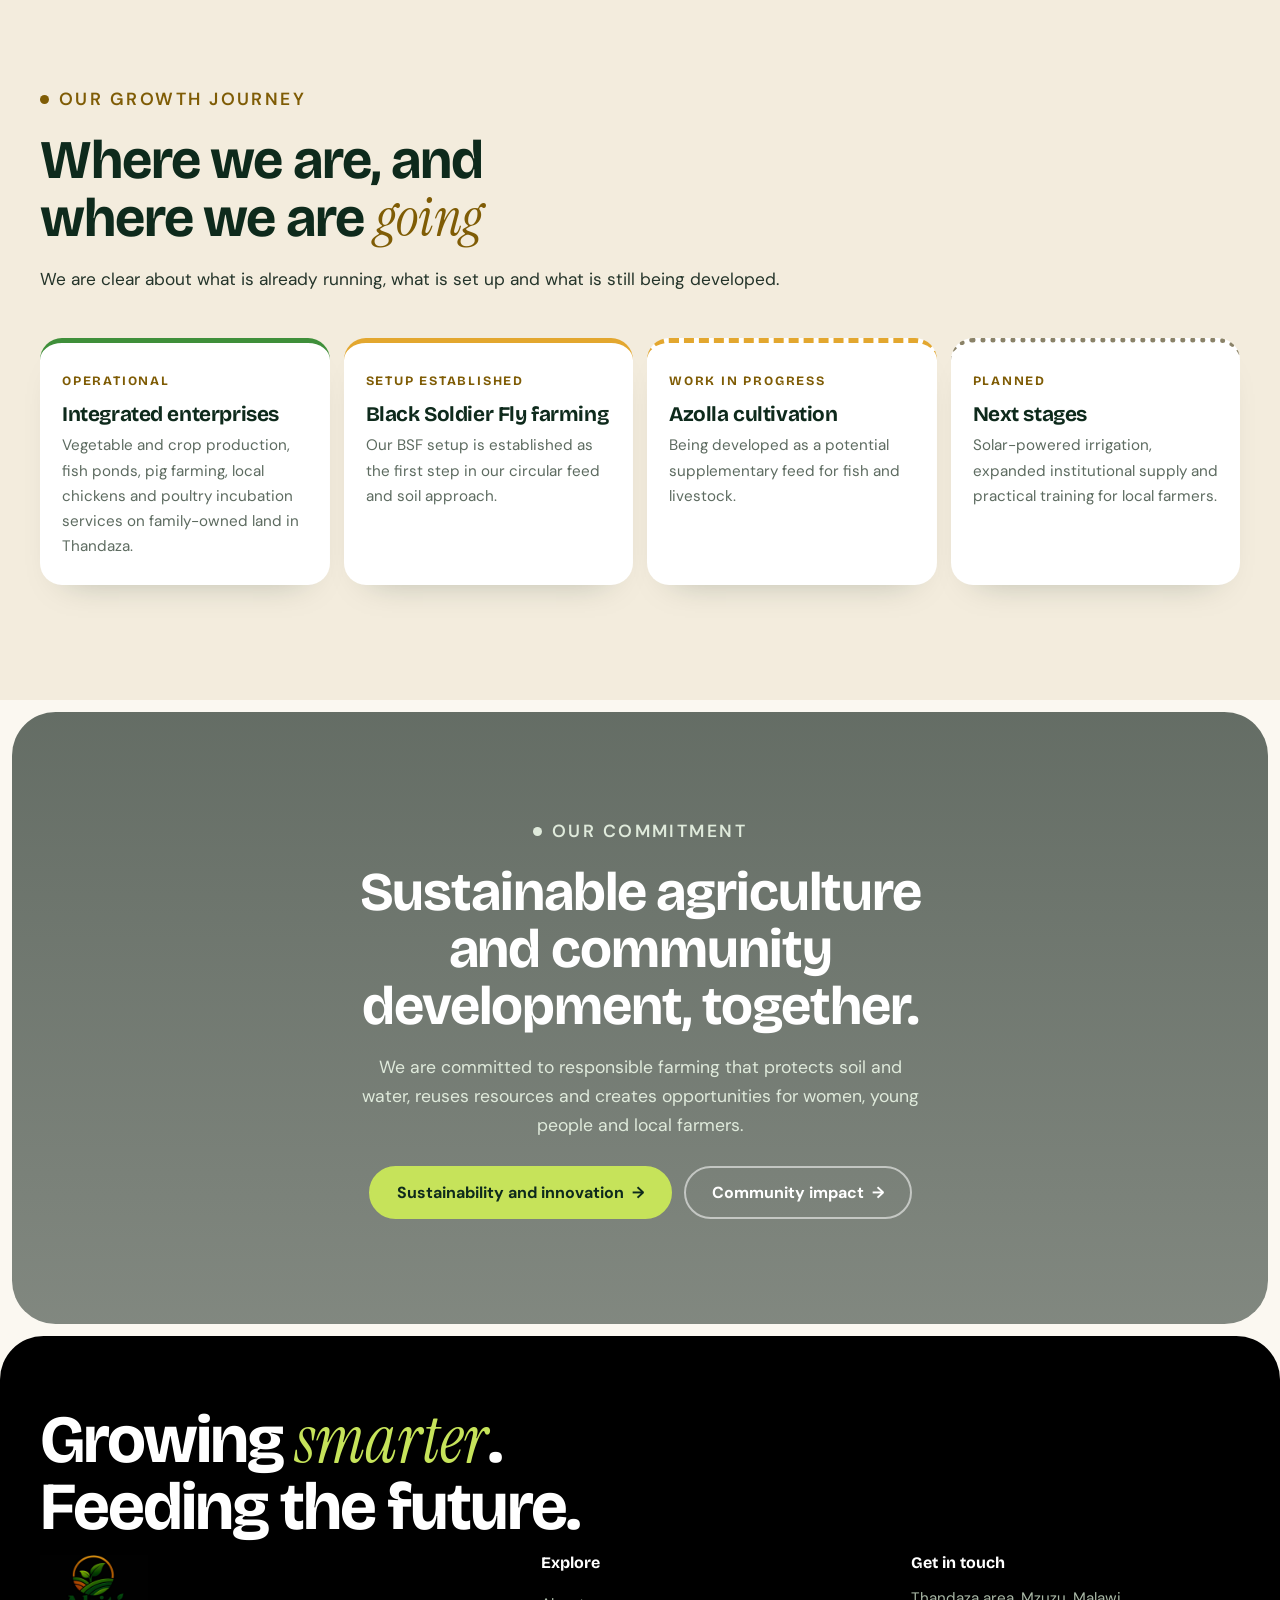
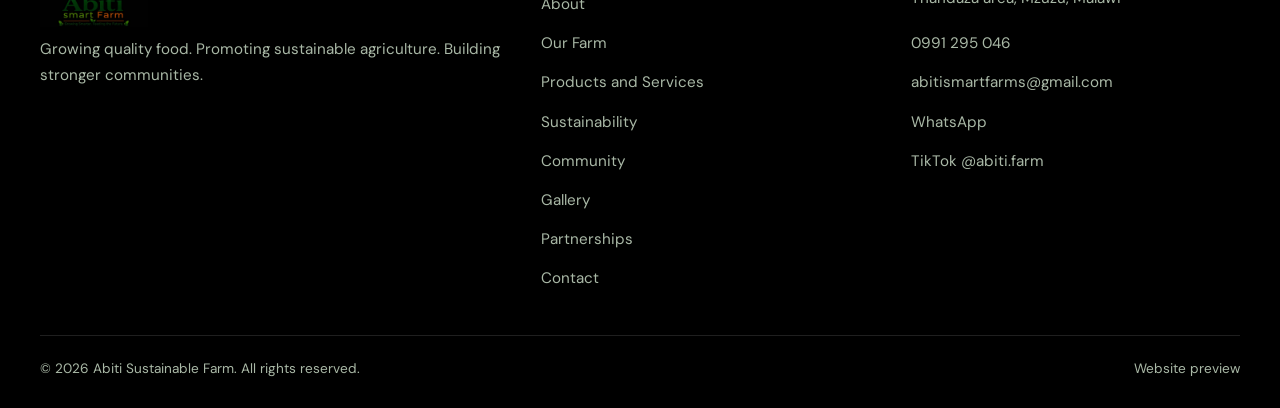
<file: about.html>
<!doctype html>
<html lang="en">
<head>
<meta charset="utf-8">
<meta name="viewport" content="width=device-width, initial-scale=1, viewport-fit=cover">
<title>About | Abiti Sustainable Smart Farm</title>
<meta name="description" content="The story behind the name Abiti, our founder's vision, our mission, vision, core values, growth journey and commitment to sustainable agriculture and community development.">
<link rel="preconnect" href="https://fonts.googleapis.com">
<link rel="preconnect" href="https://fonts.gstatic.com" crossorigin>
<link href="https://fonts.googleapis.com/css2?family=Bricolage+Grotesque:wght@500;600;700;800&family=DM+Sans:wght@400;500;600;700&family=Instrument+Serif:ital@1&display=swap" rel="stylesheet">
<meta name="theme-color" content="#0e2a1c">
<script>document.documentElement.classList.add('js')</script>
<link rel="stylesheet" href="styles.css">
</head>
<body>
<a class="skip-link" href="#main">Skip to main content</a>
<header class="nav"><div class="nav-inner">
<a class="brand" href="index.html" aria-label="Abiti Sustainable Smart Farm home"><img src="images/logo.jpg" alt="Abiti Sustainable Smart Farm logo"></a>
<button class="menu-btn" aria-label="Menu" aria-expanded="false" aria-controls="menu"><span></span><span></span><span></span></button>
<nav id="menu" class="menu" aria-label="Main"><a href="index.html">Home</a><a href="about.html" class="active" aria-current="page">About</a><a href="farm.html">Our Farm</a><a href="products.html">Products</a><a href="sustainability.html">Sustainability</a><a href="community.html">Community</a><a href="gallery.html">Gallery</a><a href="partnerships.html">Partners</a><a href="contact.html">Contact</a><a class="btn btn-sm" href="products.html#enquire">Enquire</a></nav>
</div></header>
<main id="main" tabindex="-1">
<section class="page-head"><div class="wrap"><div><p class="crumbs"><a href="index.html">Home</a> / About</p><h1>About Abiti Sustainable Smart Farm</h1><p>A growing Malawian agribusiness in Thandaza, Mzuzu, built on a legacy of love, generosity and togetherness.</p></div><div class="mini" aria-hidden="true"><figure class="pol m1" data-speed="0.05"><img src="images/banana-harvest.jpg" alt=""><span>Among the banana trees</span></figure><figure class="pol m2" data-speed="-0.04"><img src="images/carrot-farmer.jpg" alt=""><span>Harvest day</span></figure><figure class="pol m3" data-speed="0.07"><img src="images/beetroot-hand.jpg" alt=""><span>Beetroot</span></figure></div></div></section>
<section class="section" id="founder"><div class="wrap founder">
<figure class="founder-photo rv"><img src="images/founder.webp" alt="Alinafe Martha Dakishoni, founder of Abiti Sustainable Smart Farm, smiling with her arms folded" width="900" height="1004" fetchpriority="high"><figcaption><b>Alinafe Martha Dakishoni</b><span>Founder</span></figcaption><span class="photo-chip c1" aria-hidden="true"><i><svg viewBox="0 0 24 24" aria-hidden="true"><path d="M2 9l10-5 10 5-10 5z"/><path d="M6 11v5c0 1.5 2.7 3 6 3s6-1.5 6-3v-5"/><path d="M22 9v6"/></svg></i><span>BBA in Finance<small>Class of 2017</small></span></span><span class="photo-chip c2" aria-hidden="true"><i><svg viewBox="0 0 24 24" aria-hidden="true"><path d="M12 20s-7-4.4-7-10a4 4 0 0 1 7-2.6A4 4 0 0 1 19 10c0 5.6-7 10-7 10z"/></svg></i><span>Named for Abiti<small>Her late grandmother</small></span></span></figure>
<div class="rv"><p class="eyebrow dark">Meet our founder</p><h2>Alinafe Martha <em>Dakishoni</em></h2>
<p class="founder-role">Founder, Abiti Sustainable Smart Farm</p>
<p class="lead-p">Alinafe Dakishoni is a Malawian entrepreneur with a Bachelor of Business Administration in Finance from DMI St John the Baptist University, awarded in 2017. Her professional background includes finance, administration, banking, loan services and agricultural research, experience that has shaped her interest in building businesses that combine <span class="hl">sound management, practical innovation and meaningful community impact</span>.</p>
<p>Through Abiti Sustainable Smart Farm, she is developing an integrated agricultural enterprise that combines commercial production, innovation, sustainability and inclusive economic development.</p>
<p class="callout">The farm is also a personal tribute to her late grandmother, Martha Sikelo, whose generosity inspired the values behind the brand.</p>
<ul class="icards"><li><span class="ic"><svg viewBox="0 0 24 24" aria-hidden="true"><path d="M2 9l10-5 10 5-10 5z"/><path d="M6 11v5c0 1.5 2.7 3 6 3s6-1.5 6-3v-5"/><path d="M22 9v6"/></svg></span><div><b>Education</b>BBA in Finance, DMI St John the Baptist University (2017)</div></li><li class="g"><span class="ic"><svg viewBox="0 0 24 24" aria-hidden="true"><rect x="3" y="7" width="18" height="13" rx="2"/><path d="M8 7V5a2 2 0 0 1 2-2h4a2 2 0 0 1 2 2v2"/><path d="M3 13h18"/></svg></span><div><b>Experience</b>Finance, administration, banking, loan services and agricultural research</div></li><li class="wide dark"><span class="ic"><svg viewBox="0 0 24 24" aria-hidden="true"><path d="M2 12s3.6-7 10-7 10 7 10 7-3.6 7-10 7S2 12 2 12z"/><circle cx="12" cy="12" r="3"/></svg></span><div><b>Vision</b>A credible, ambitious Malawian agribusiness that honours her grandmother's legacy while contributing to food security, agricultural entrepreneurship and community development</div></li></ul>
<div class="hero-cta"><a href="partnerships.html" class="btn btn-dark">Partner with Abiti</a><a href="contact.html" class="btn btn-line">Contact us</a></div></div>
</div></section>
<section class="section cream"><div class="wrap split" style="align-items:start">
<div class="rv"><p class="eyebrow dark">The story behind the name</p><h2>A legacy of love, generosity and <em>togetherness</em></h2>
<p>The name Abiti has a deeply personal meaning. The farm was named in loving memory of the founder's late grandmother, <span class="hl">Martha Sikelo</span>, who was commonly known as <span class="hl">Abiti</span>.</p>
<p>She was a kind and generous woman who loved sharing with others. Her generosity and the way she cared for people left a lasting impression. In honour of her memory, the founder chose to carry her name forward through a business that reflects the values she represented.</p></div>
<div class="rv"><p class="callout" style="margin-top:0">At Abiti, we believe that growth is about more than what we plant, harvest or sell. It is also about how we treat people, support one another and create opportunities for others.</p>
<p>We envision Abiti as a welcoming and inclusive community where people can connect, share ideas, learn, support one another and feel that they belong. Through agriculture, innovation and community engagement, we hope to build a lasting legacy that benefits future generations.</p>
<img src="images/banana-harvest.jpg" alt="Checking the banana trees" loading="lazy" style="border-radius:999px 999px 22px 22px;width:100%;max-width:340px;aspect-ratio:4/4.6;object-fit:cover;margin-top:10px"></div>
</div></section>
<section class="quote-block"><div class="wrap rv"><blockquote>Her name lives on in our farm. Her spirit lives on in our community.</blockquote><cite>Martha Sikelo, affectionately known as Abiti</cite></div></section>
<section class="section cream"><div class="wrap"><div class="fbento rv">
<div class="fb sp3 lime rows2"><div class="n">Our mission</div><h3>To produce quality agricultural products through sustainable and innovative farming practices while creating economic opportunities and contributing to food security and community development.</h3></div><div class="fb sp3 dark rows2"><div class="n">Our vision</div><h3>To become a leading integrated sustainable agribusiness in Malawi, recognised for agricultural excellence, innovation, environmental responsibility and inclusive economic growth.</h3></div>
</div></div></section>
<section class="section" id="values"><div class="wrap"><div class="section-head rv"><p class="eyebrow dark">Core values</p><h2>What guides us</h2></div>
<div class="fbento rv"><div class="fb sp3 photo"><img src="images/leafy-greens.jpg" alt="" loading="lazy"><h3>Sustainability</h3><p>Using land, water and farm resources responsibly and building for future generations.</p></div><div class="fb sp3 dark"><h3>Integrity</h3><p>Conducting business honestly, transparently and responsibly.</p></div><div class="fb sp2 gold"><h3>Innovation</h3><p>Exploring better ways to produce food, such as Black Soldier Fly farming and Azolla.</p></div><div class="fb sp2 white"><h3>Quality</h3><p>Producing food our customers can rely on, harvest after harvest.</p></div><div class="fb sp2 lime"><h3>Inclusion</h3><p>Opening agriculture to women, young people and farmers from different backgrounds.</p></div><div class="fb sp6 photo"><img src="images/planting-team.jpg" alt="" loading="lazy"><h3>Community empowerment</h3><p>Sharing knowledge and creating opportunities that strengthen the communities around us.</p></div></div></div></section>
<section class="section cream"><div class="wrap"><div class="section-head rv"><p class="eyebrow dark">Our growth journey</p><h2>Where we are, and where we are <em>going</em></h2><p>We are clear about what is already running, what is set up and what is still being developed.</p></div>
<ol class="journey rv">
<li><span class="n">Operational</span><h3>Integrated enterprises</h3><p>Vegetable and crop production, fish ponds, pig farming, local chickens and poultry incubation services on family-owned land in Thandaza.</p></li>
<li class="est"><span class="n">Setup established</span><h3>Black Soldier Fly farming</h3><p>Our BSF setup is established as the first step in our circular feed and soil approach.</p></li>
<li class="wip"><span class="n">Work in progress</span><h3>Azolla cultivation</h3><p>Being developed as a potential supplementary feed for fish and livestock.</p></li>
<li class="plan"><span class="n">Planned</span><h3>Next stages</h3><p>Solar-powered irrigation, expanded institutional supply and practical training for local farmers.</p></li>
</ol></div></section>
<section class="band" style="--img:url(images/leafy-rows.jpg)"><div class="wrap rv"><p class="eyebrow">Our commitment</p><h2>Sustainable agriculture and community development, together.</h2><p>We are committed to responsible farming that protects soil and water, reuses resources and creates opportunities for women, young people and local farmers.</p><div class="hero-cta"><a href="sustainability.html" class="btn">Sustainability and innovation</a><a href="community.html" class="btn btn-ghost">Community impact</a></div></div></section>

</main>
<footer class="footer"><div class="wrap">
<p class="footer-big">Growing <em>smarter</em>.<br>Feeding the future.</p>
<div class="footer-top">
<div><img src="images/logo.jpg" alt="Abiti Sustainable Smart Farm" style="height:72px;margin-bottom:10px"><p>Growing quality food. Promoting sustainable agriculture. Building stronger communities.</p></div>
<div><h3 aria-level="2">Explore</h3><a href="about.html">About</a><a href="farm.html">Our Farm</a><a href="products.html">Products and Services</a><a href="sustainability.html">Sustainability</a><a href="community.html">Community</a><a href="gallery.html">Gallery</a><a href="partnerships.html">Partnerships</a><a href="contact.html">Contact</a></div>
<div><h3 aria-level="2">Get in touch</h3><p>Thandaza area, Mzuzu, Malawi</p><a href="tel:+265991295046">0991 295 046</a><a href="mailto:abitismartfarms@gmail.com">abitismartfarms@gmail.com</a><a href="https://wa.me/265991295046" target="_blank" rel="noopener">WhatsApp<span class="sr-only"> (opens in a new tab)</span></a><a href="https://www.tiktok.com/@abiti.farm" target="_blank" rel="noopener">TikTok @abiti.farm<span class="sr-only"> (opens in a new tab)</span></a></div>
</div>
<div class="footer-inner"><p>&copy; <span id="year"></span> Abiti Sustainable Farm. All rights reserved.</p><p>Website preview</p></div>
</div>
<a class="wa-float" href="https://wa.me/265991295046" target="_blank" rel="noopener" aria-label="Chat with us on WhatsApp (opens in a new tab)"><svg viewBox="0 0 24 24" aria-hidden="true"><path d="M12.04 2a9.9 9.9 0 0 0-8.5 14.9L2 22l5.25-1.38A9.9 9.9 0 1 0 12.04 2zm0 1.8a8.1 8.1 0 1 1-4.3 15l-.3-.18-3.1.82.83-3.02-.2-.31A8.1 8.1 0 0 1 12.04 3.8zm-3.1 3.9c-.2 0-.5.07-.77.37-.26.3-1 1-1 2.4s1.03 2.8 1.17 3c.14.2 2 3.2 4.9 4.35 2.4.95 2.9.76 3.4.7.52-.05 1.7-.7 1.93-1.37.24-.67.24-1.25.17-1.37-.07-.12-.26-.2-.55-.34-.3-.15-1.7-.84-1.97-.94-.26-.1-.46-.14-.65.15-.2.3-.75.94-.92 1.13-.17.2-.34.22-.63.07-.3-.15-1.24-.46-2.36-1.45-.87-.78-1.46-1.74-1.63-2.03-.17-.3-.02-.46.13-.6.13-.14.3-.34.44-.5.15-.17.2-.3.3-.5.1-.2.05-.37-.02-.52-.07-.15-.65-1.6-.9-2.17-.23-.55-.47-.5-.65-.5z"/></svg></a>
</footer>
<script src="script.js"></script>
</body>
</html>
</file>
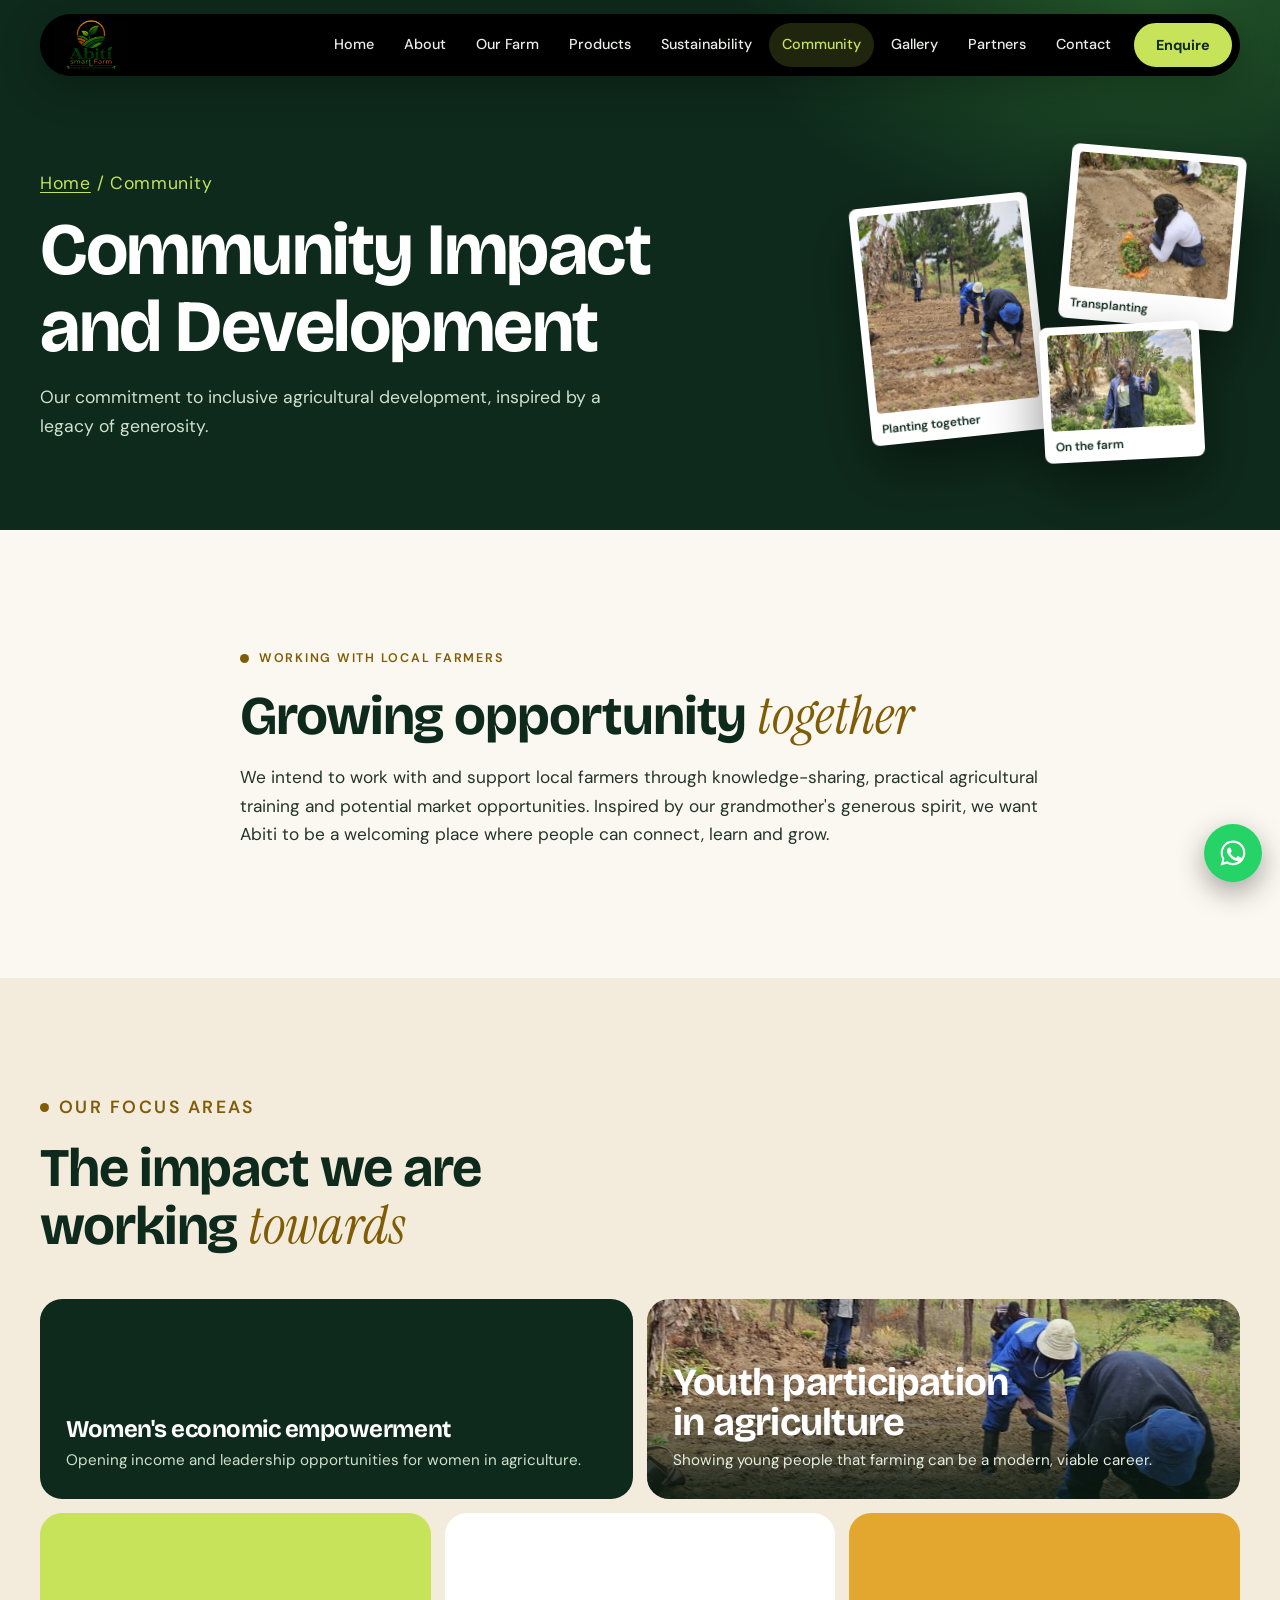
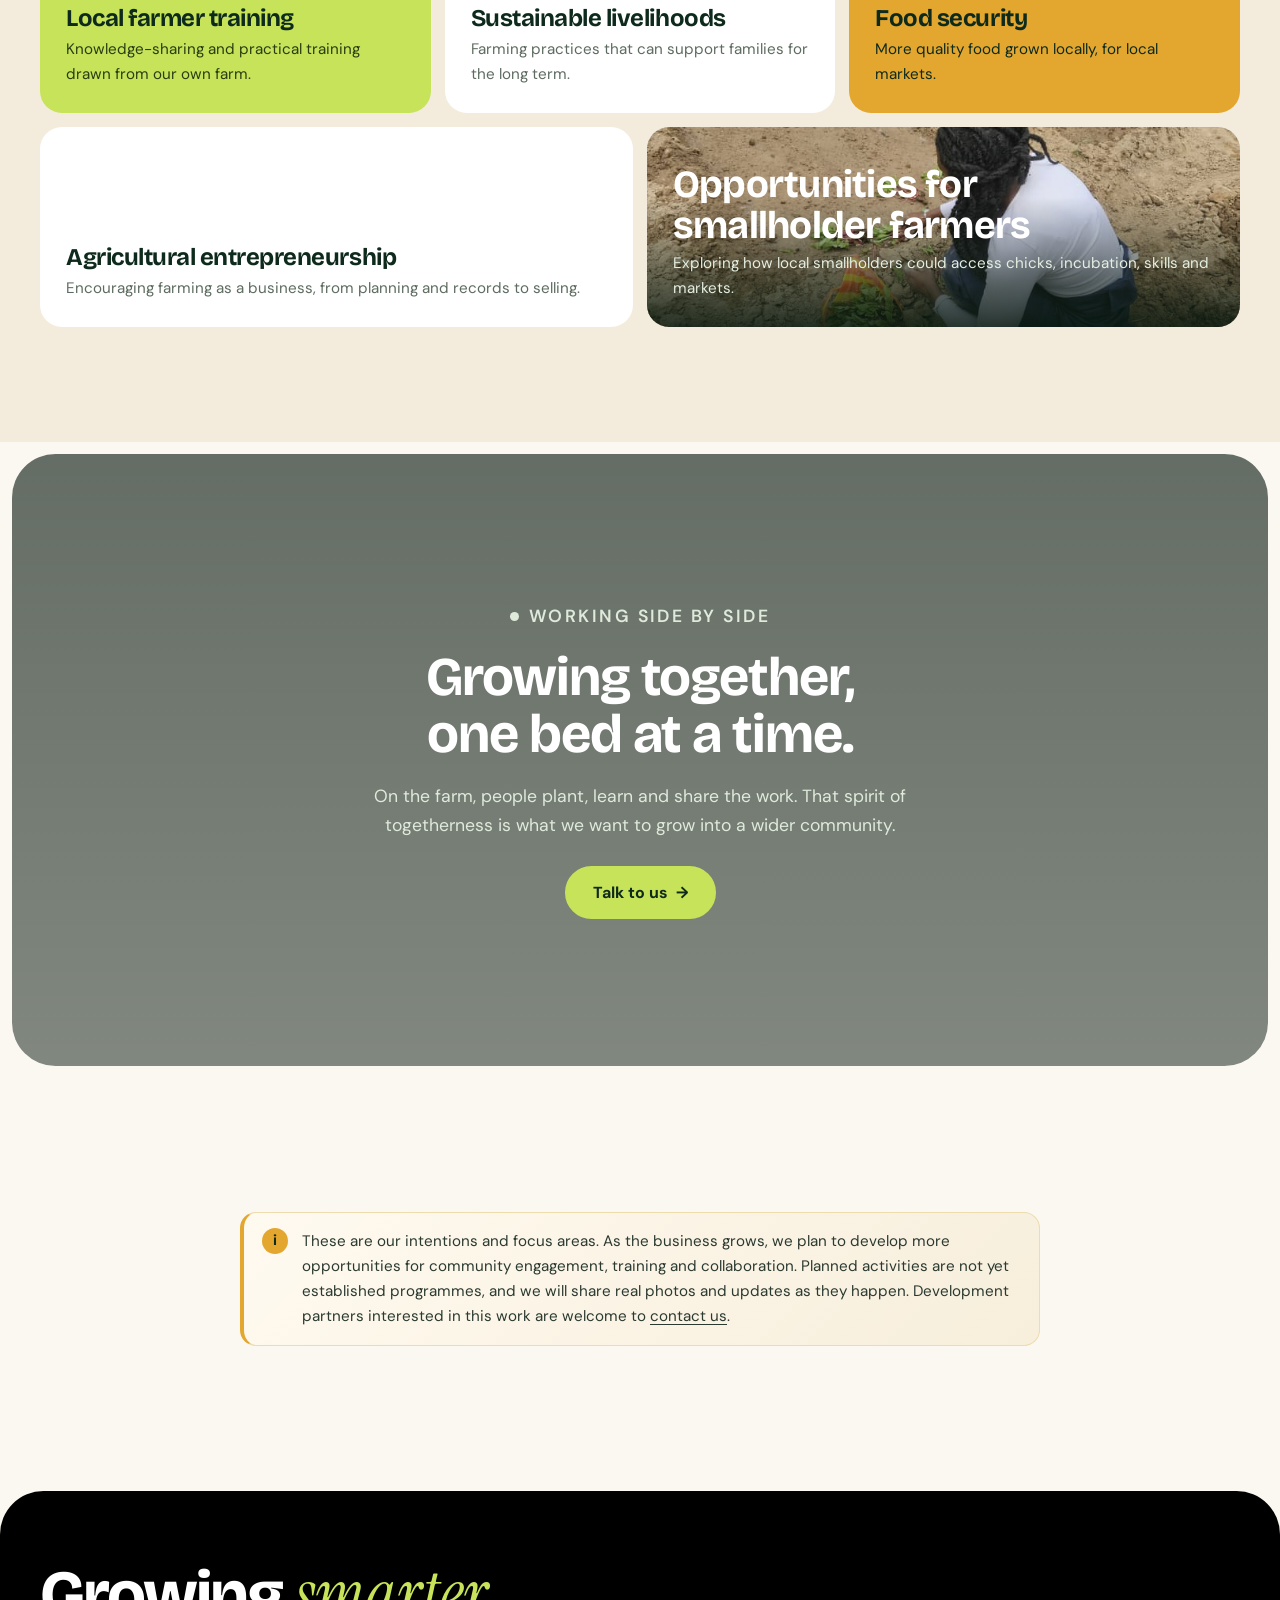
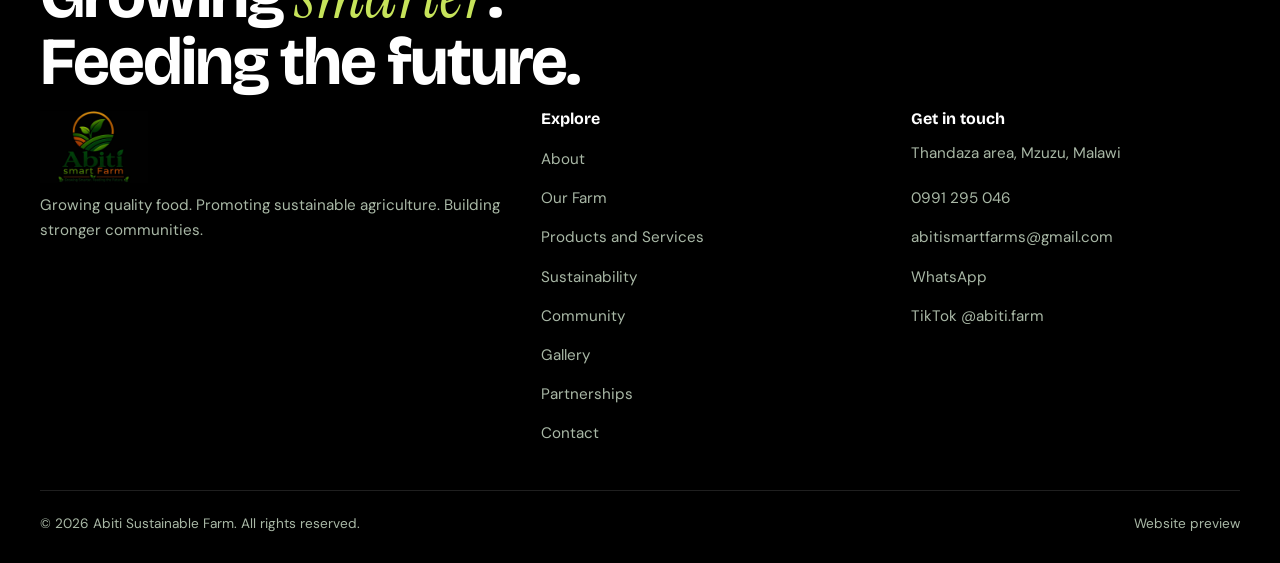
<file: community.html>
<!doctype html>
<html lang="en">
<head>
<meta charset="utf-8">
<meta name="viewport" content="width=device-width, initial-scale=1, viewport-fit=cover">
<title>Community Impact and Development | Abiti Sustainable Smart Farm</title>
<meta name="description" content="Abiti's commitment to inclusive agricultural development: women's economic empowerment, youth participation, local farmer training, food security and opportunities for smallholder farmers.">
<link rel="preconnect" href="https://fonts.googleapis.com">
<link rel="preconnect" href="https://fonts.gstatic.com" crossorigin>
<link href="https://fonts.googleapis.com/css2?family=Bricolage+Grotesque:wght@500;600;700;800&family=DM+Sans:wght@400;500;600;700&family=Instrument+Serif:ital@1&display=swap" rel="stylesheet">
<meta name="theme-color" content="#0e2a1c">
<script>document.documentElement.classList.add('js')</script>
<link rel="stylesheet" href="styles.css">
</head>
<body>
<a class="skip-link" href="#main">Skip to main content</a>
<header class="nav"><div class="nav-inner">
<a class="brand" href="index.html" aria-label="Abiti Sustainable Smart Farm home"><img src="images/logo.jpg" alt="Abiti Sustainable Smart Farm logo"></a>
<button class="menu-btn" aria-label="Menu" aria-expanded="false" aria-controls="menu"><span></span><span></span><span></span></button>
<nav id="menu" class="menu" aria-label="Main"><a href="index.html">Home</a><a href="about.html">About</a><a href="farm.html">Our Farm</a><a href="products.html">Products</a><a href="sustainability.html">Sustainability</a><a href="community.html" class="active" aria-current="page">Community</a><a href="gallery.html">Gallery</a><a href="partnerships.html">Partners</a><a href="contact.html">Contact</a><a class="btn btn-sm" href="products.html#enquire">Enquire</a></nav>
</div></header>
<main id="main" tabindex="-1">
<section class="page-head"><div class="wrap"><div><p class="crumbs"><a href="index.html">Home</a> / Community</p><h1>Community Impact and Development</h1><p>Our commitment to inclusive agricultural development, inspired by a legacy of generosity.</p></div><div class="mini" aria-hidden="true"><figure class="pol m1" data-speed="0.05"><img src="images/planting-team.jpg" alt=""><span>Planting together</span></figure><figure class="pol m2" data-speed="-0.04"><img src="images/planting-beet.jpg" alt=""><span>Transplanting</span></figure><figure class="pol m3" data-speed="0.07"><img src="images/carrot-farmer.jpg" alt=""><span>On the farm</span></figure></div></div></section>
<section class="section"><div class="wrap" style="max-width:800px"><div class="rv"><p class="eyebrow dark">Working with local farmers</p><h2>Growing opportunity <em>together</em></h2>
<p>We intend to work with and support local farmers through knowledge-sharing, practical agricultural training and potential market opportunities. Inspired by our grandmother's generous spirit, we want Abiti to be a welcoming place where people can connect, learn and grow.</p></div></div></section>
<section class="section cream"><div class="wrap"><div class="section-head rv"><p class="eyebrow dark">Our focus areas</p><h2>The impact we are working <em>towards</em></h2></div>
<div class="fbento rv"><div class="fb sp3 dark"><h3>Women's economic empowerment</h3><p>Opening income and leadership opportunities for women in agriculture.</p></div><div class="fb sp3 photo"><img src="images/planting-team.jpg" alt="" loading="lazy"><h3>Youth participation in agriculture</h3><p>Showing young people that farming can be a modern, viable career.</p></div><div class="fb sp2 lime"><h3>Local farmer training</h3><p>Knowledge-sharing and practical training drawn from our own farm.</p></div><div class="fb sp2 white"><h3>Sustainable livelihoods</h3><p>Farming practices that can support families for the long term.</p></div><div class="fb sp2 gold"><h3>Food security</h3><p>More quality food grown locally, for local markets.</p></div><div class="fb sp3 white"><h3>Agricultural entrepreneurship</h3><p>Encouraging farming as a business, from planning and records to selling.</p></div><div class="fb sp3 photo"><img src="images/planting-beet.jpg" alt="" loading="lazy"><h3>Opportunities for smallholder farmers</h3><p>Exploring how local smallholders could access chicks, incubation, skills and markets.</p></div></div></div></section>
<section class="band" style="--img:url(images/planting-team.jpg)"><div class="wrap rv"><p class="eyebrow">Working side by side</p><h2>Growing together, one bed at a time.</h2><p>On the farm, people plant, learn and share the work. That spirit of togetherness is what we want to grow into a wider community.</p><div class="hero-cta"><a href="contact.html" class="btn">Talk to us</a></div></div></section>
<section class="section"><div class="wrap" style="max-width:800px"><p class="notice rv">These are our intentions and focus areas. As the business grows, we plan to develop more opportunities for community engagement, training and collaboration. Planned activities are not yet established programmes, and we will share real photos and updates as they happen. Development partners interested in this work are welcome to <a href="partnerships.html">contact us</a>.</p></div></section>

</main>
<footer class="footer"><div class="wrap">
<p class="footer-big">Growing <em>smarter</em>.<br>Feeding the future.</p>
<div class="footer-top">
<div><img src="images/logo.jpg" alt="Abiti Sustainable Smart Farm" style="height:72px;margin-bottom:10px"><p>Growing quality food. Promoting sustainable agriculture. Building stronger communities.</p></div>
<div><h3 aria-level="2">Explore</h3><a href="about.html">About</a><a href="farm.html">Our Farm</a><a href="products.html">Products and Services</a><a href="sustainability.html">Sustainability</a><a href="community.html">Community</a><a href="gallery.html">Gallery</a><a href="partnerships.html">Partnerships</a><a href="contact.html">Contact</a></div>
<div><h3 aria-level="2">Get in touch</h3><p>Thandaza area, Mzuzu, Malawi</p><a href="tel:+265991295046">0991 295 046</a><a href="mailto:abitismartfarms@gmail.com">abitismartfarms@gmail.com</a><a href="https://wa.me/265991295046" target="_blank" rel="noopener">WhatsApp<span class="sr-only"> (opens in a new tab)</span></a><a href="https://www.tiktok.com/@abiti.farm" target="_blank" rel="noopener">TikTok @abiti.farm<span class="sr-only"> (opens in a new tab)</span></a></div>
</div>
<div class="footer-inner"><p>&copy; <span id="year"></span> Abiti Sustainable Farm. All rights reserved.</p><p>Website preview</p></div>
</div>
<a class="wa-float" href="https://wa.me/265991295046" target="_blank" rel="noopener" aria-label="Chat with us on WhatsApp (opens in a new tab)"><svg viewBox="0 0 24 24" aria-hidden="true"><path d="M12.04 2a9.9 9.9 0 0 0-8.5 14.9L2 22l5.25-1.38A9.9 9.9 0 1 0 12.04 2zm0 1.8a8.1 8.1 0 1 1-4.3 15l-.3-.18-3.1.82.83-3.02-.2-.31A8.1 8.1 0 0 1 12.04 3.8zm-3.1 3.9c-.2 0-.5.07-.77.37-.26.3-1 1-1 2.4s1.03 2.8 1.17 3c.14.2 2 3.2 4.9 4.35 2.4.95 2.9.76 3.4.7.52-.05 1.7-.7 1.93-1.37.24-.67.24-1.25.17-1.37-.07-.12-.26-.2-.55-.34-.3-.15-1.7-.84-1.97-.94-.26-.1-.46-.14-.65.15-.2.3-.75.94-.92 1.13-.17.2-.34.22-.63.07-.3-.15-1.24-.46-2.36-1.45-.87-.78-1.46-1.74-1.63-2.03-.17-.3-.02-.46.13-.6.13-.14.3-.34.44-.5.15-.17.2-.3.3-.5.1-.2.05-.37-.02-.52-.07-.15-.65-1.6-.9-2.17-.23-.55-.47-.5-.65-.5z"/></svg></a>
</footer>
<script src="script.js"></script>
</body>
</html>
</file>
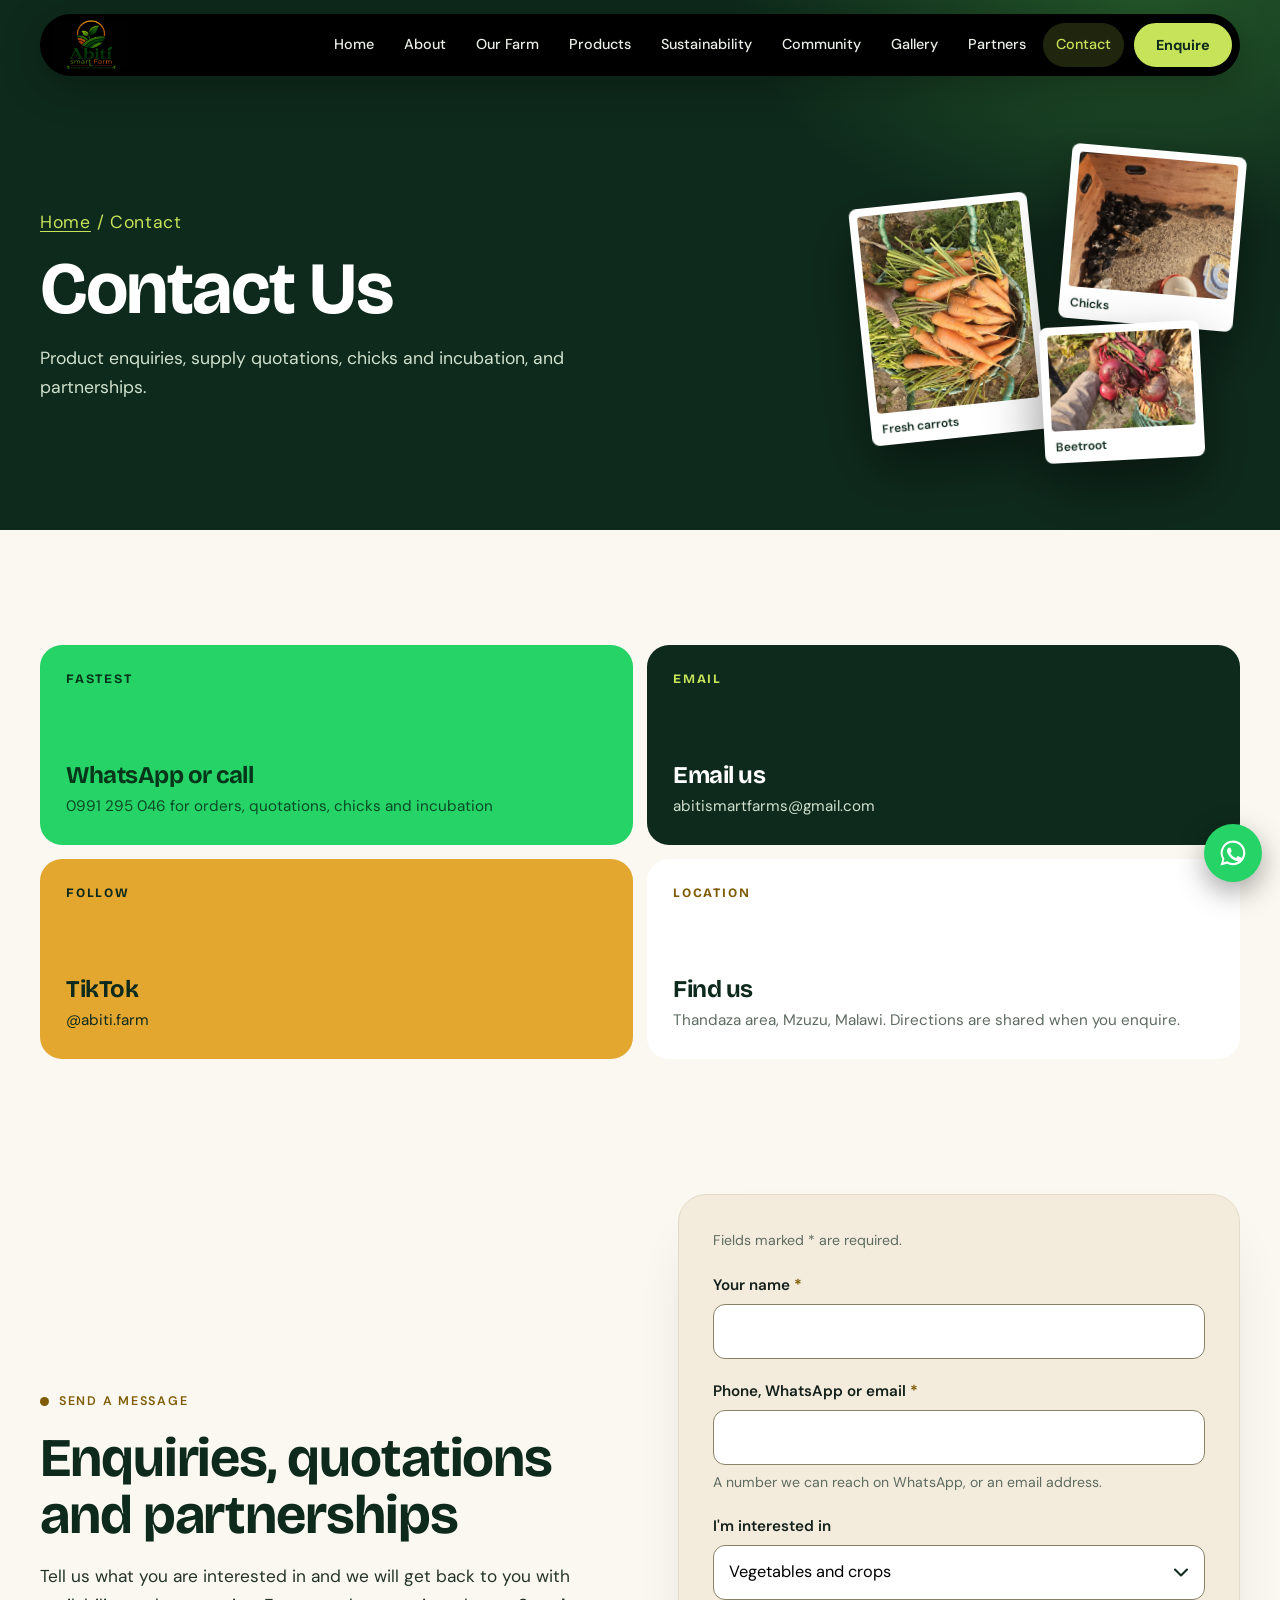
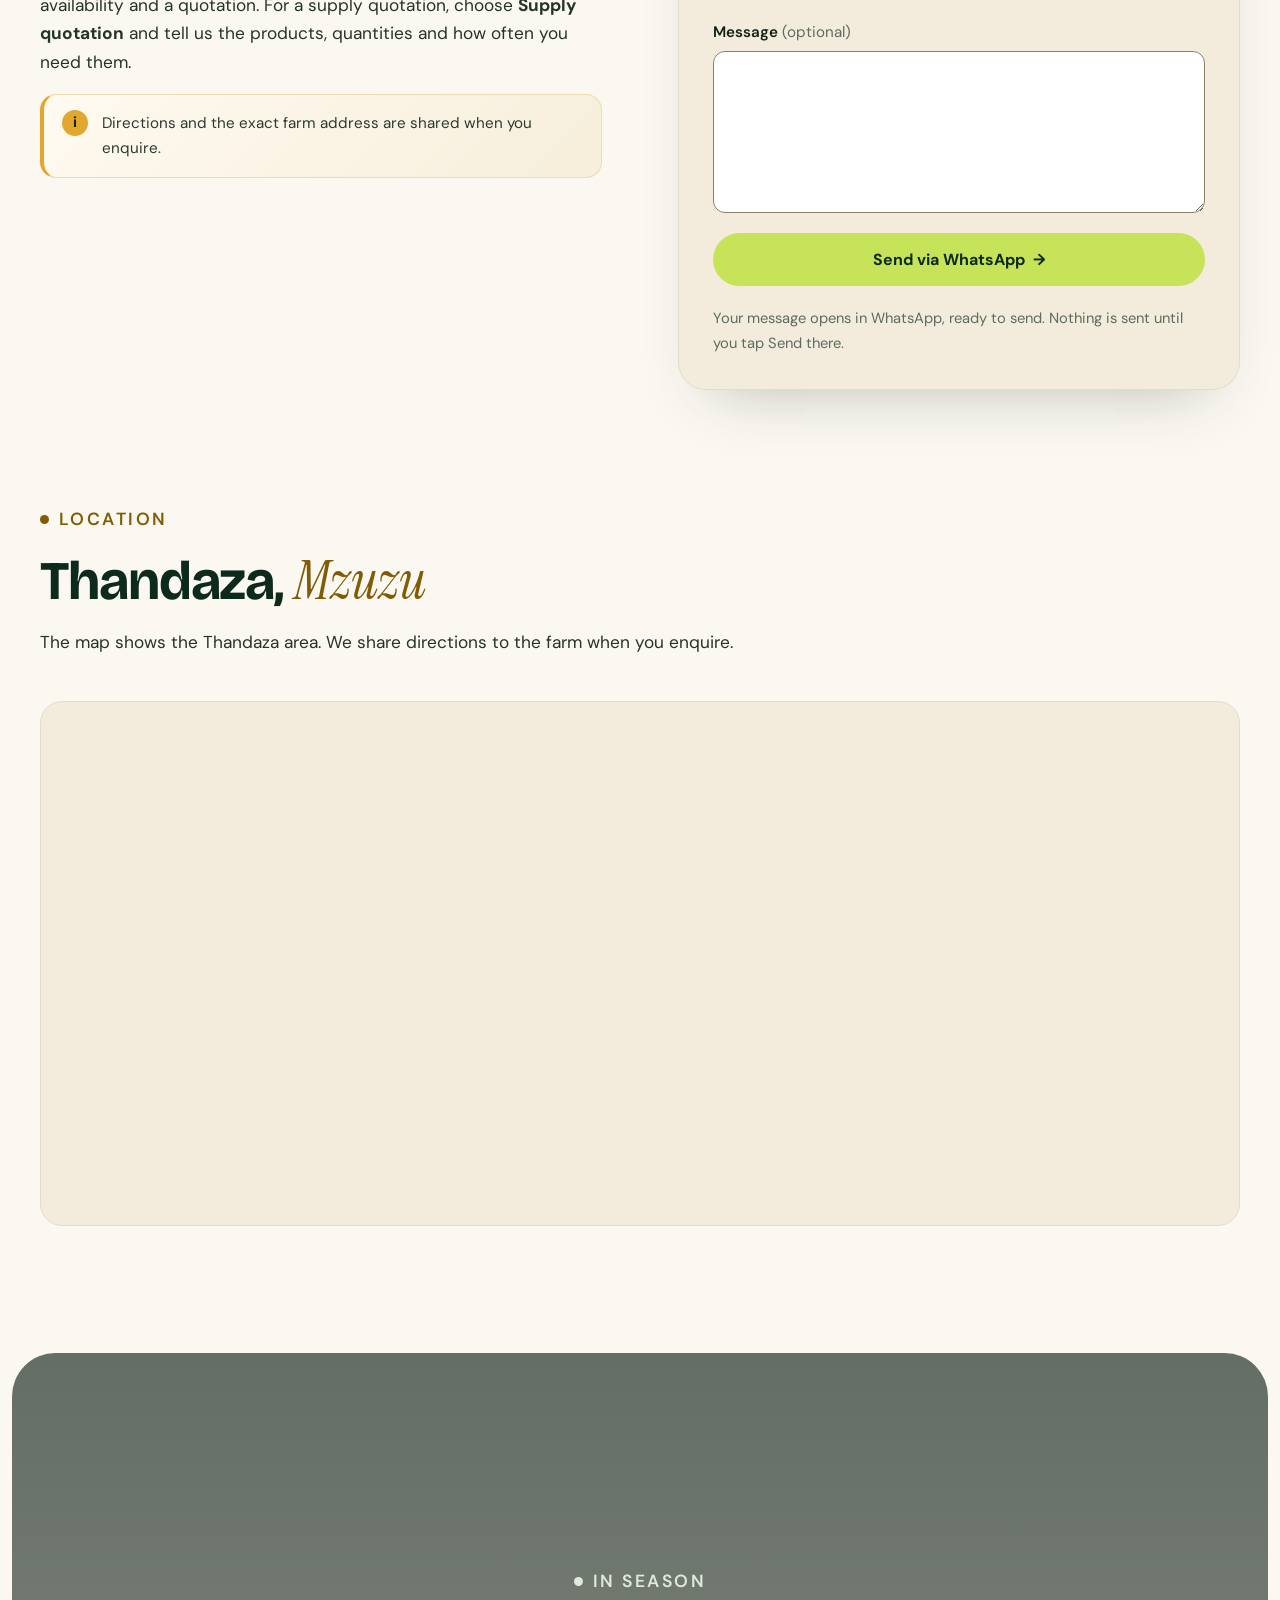
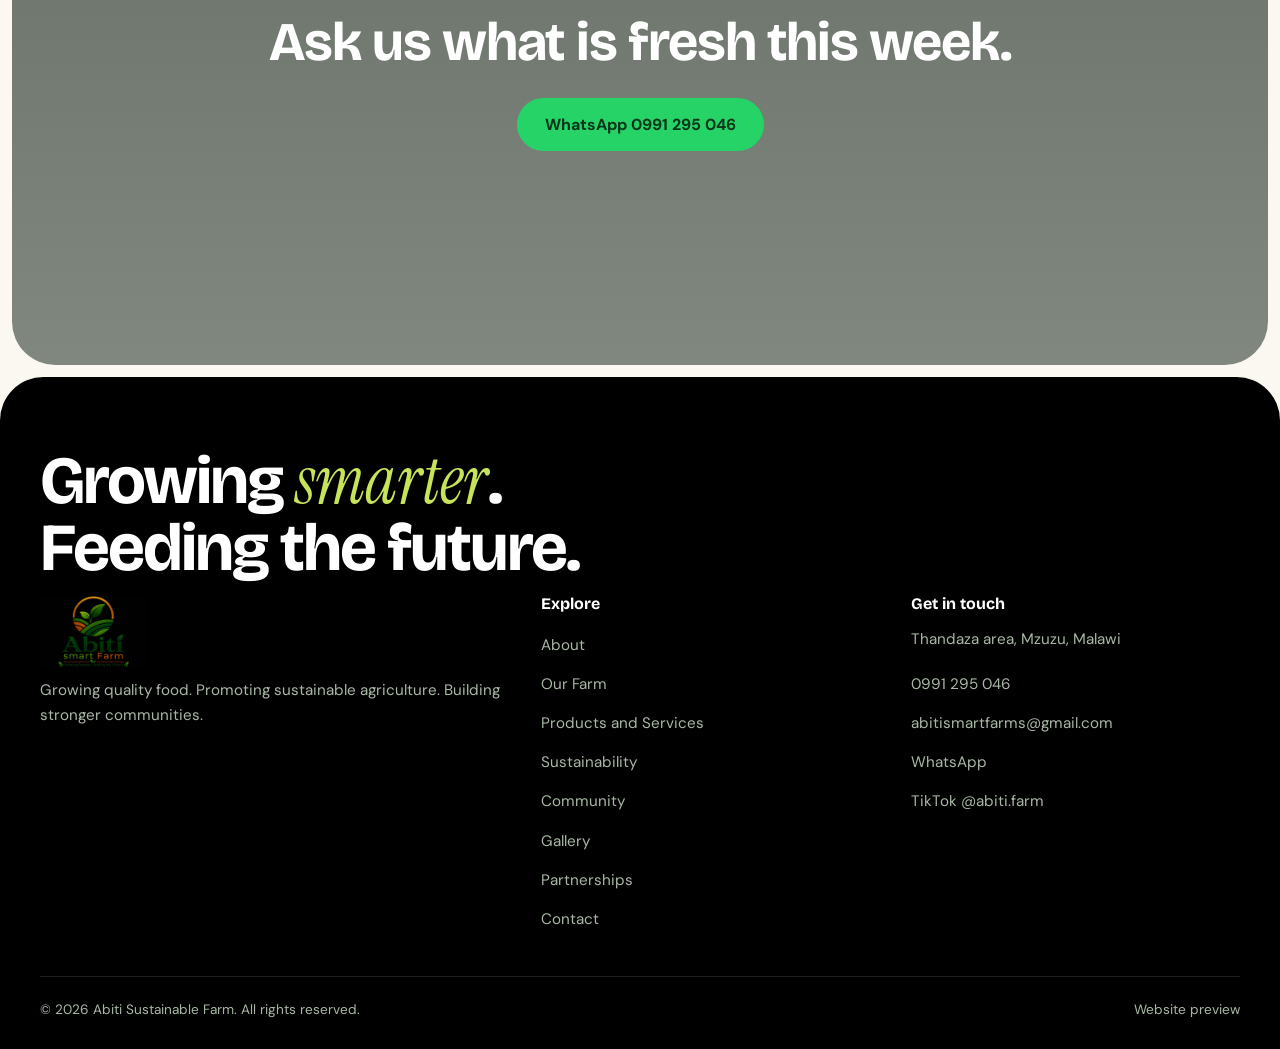
<file: contact.html>
<!doctype html>
<html lang="en">
<head>
<meta charset="utf-8">
<meta name="viewport" content="width=device-width, initial-scale=1, viewport-fit=cover">
<title>Contact | Abiti Sustainable Smart Farm</title>
<meta name="description" content="Contact Abiti Sustainable Smart Farm in Thandaza, Mzuzu, Malawi: phone, WhatsApp, email, map, supply quotations and partnership enquiries.">
<link rel="preconnect" href="https://fonts.googleapis.com">
<link rel="preconnect" href="https://fonts.gstatic.com" crossorigin>
<link href="https://fonts.googleapis.com/css2?family=Bricolage+Grotesque:wght@500;600;700;800&family=DM+Sans:wght@400;500;600;700&family=Instrument+Serif:ital@1&display=swap" rel="stylesheet">
<meta name="theme-color" content="#0e2a1c">
<script>document.documentElement.classList.add('js')</script>
<link rel="stylesheet" href="styles.css">
</head>
<body>
<a class="skip-link" href="#main">Skip to main content</a>
<header class="nav"><div class="nav-inner">
<a class="brand" href="index.html" aria-label="Abiti Sustainable Smart Farm home"><img src="images/logo.jpg" alt="Abiti Sustainable Smart Farm logo"></a>
<button class="menu-btn" aria-label="Menu" aria-expanded="false" aria-controls="menu"><span></span><span></span><span></span></button>
<nav id="menu" class="menu" aria-label="Main"><a href="index.html">Home</a><a href="about.html">About</a><a href="farm.html">Our Farm</a><a href="products.html">Products</a><a href="sustainability.html">Sustainability</a><a href="community.html">Community</a><a href="gallery.html">Gallery</a><a href="partnerships.html">Partners</a><a href="contact.html" class="active" aria-current="page">Contact</a><a class="btn btn-sm" href="products.html#enquire">Enquire</a></nav>
</div></header>
<main id="main" tabindex="-1">
<section class="page-head"><div class="wrap"><div><p class="crumbs"><a href="index.html">Home</a> / Contact</p><h1>Contact Us</h1><p>Product enquiries, supply quotations, chicks and incubation, and partnerships.</p></div><div class="mini" aria-hidden="true"><figure class="pol m1" data-speed="0.05"><img src="images/carrots-basket.jpg" alt=""><span>Fresh carrots</span></figure><figure class="pol m2" data-speed="-0.04"><img src="images/chicks.jpg" alt=""><span>Chicks</span></figure><figure class="pol m3" data-speed="0.07"><img src="images/beetroot-bunch.jpg" alt=""><span>Beetroot</span></figure></div></div></section>
<section class="section" style="padding-bottom:20px"><div class="wrap"><div class="fbento rv">
<a class="fb wa sp3" href="https://wa.me/265991295046" target="_blank" rel="noopener"><div class="n">Fastest</div><h3 aria-level="2">WhatsApp or call</h3><p>0991 295 046 for orders, quotations, chicks and incubation</p><span class="sr-only"> (opens in a new tab)</span></a><a class="fb dark sp3" href="mailto:abitismartfarms@gmail.com" target="_blank" rel="noopener"><div class="n">Email</div><h3 aria-level="2">Email us</h3><p>abitismartfarms@gmail.com</p><span class="sr-only"> (opens in a new tab)</span></a><a class="fb gold sp3" href="https://www.tiktok.com/@abiti.farm" target="_blank" rel="noopener"><div class="n">Follow</div><h3 aria-level="2">TikTok</h3><p>@abiti.farm</p><span class="sr-only"> (opens in a new tab)</span></a><div class="fb white sp3"><div class="n">Location</div><h3 aria-level="2">Find us</h3><p>Thandaza area, Mzuzu, Malawi. Directions are shared when you enquire.</p></div>
</div></div></section>
<section class="section"><div class="wrap split contact">
<div class="rv"><p class="eyebrow dark">Send a message</p><h2 id="form-title">Enquiries, quotations and partnerships</h2>
<p>Tell us what you are interested in and we will get back to you with availability and a quotation. For a supply quotation, choose <b>Supply quotation</b> and tell us the products, quantities and how often you need them.</p>
<p class="notice">Directions and the exact farm address are shared when you enquire.</p></div>
<form class="form rv" id="contact-form" novalidate aria-labelledby="form-title">
<div class="error-summary" id="error-summary" role="alert" tabindex="-1" hidden>
<h3 id="error-title">There is a problem</h3>
<ul id="error-list"></ul>
</div>
<p class="req-note">Fields marked <span aria-hidden="true">*</span><span class="sr-only">with an asterisk</span> are required.</p>
<div class="field">
<label for="f-name">Your name <span class="req" aria-hidden="true">*</span></label>
<input id="f-name" name="name" required autocomplete="name" aria-describedby="f-name-err">
<p class="field-error" id="f-name-err" hidden></p>
</div>
<div class="field">
<label for="f-contact">Phone, WhatsApp or email <span class="req" aria-hidden="true">*</span></label>
<input id="f-contact" name="contact" required autocapitalize="off" spellcheck="false" aria-describedby="f-contact-hint f-contact-err">
<p class="field-hint" id="f-contact-hint">A number we can reach on WhatsApp, or an email address.</p>
<p class="field-error" id="f-contact-err" hidden></p>
</div>
<div class="field">
<label for="f-interest">I'm interested in</label>
<select id="f-interest" name="interest"><option>Vegetables and crops</option><option>Local chickens and chicks</option><option>Incubation services</option><option>Fish</option><option>Pigs</option><option>Supply quotation</option><option>Partnership</option><option>Something else</option></select>
</div>
<div class="field">
<label for="f-msg">Message <span class="opt">(optional)</span></label>
<textarea id="f-msg" name="message" rows="5" autocomplete="off"></textarea>
</div>
<button type="submit" class="btn">Send via WhatsApp<span class="sr-only"> (opens WhatsApp in a new tab)</span></button>
<p class="form-note" id="form-note" role="status" aria-live="polite">Your message opens in WhatsApp, ready to send. Nothing is sent until you tap Send there.</p>
</form></div></section>
<section class="section" style="padding-top:0"><div class="wrap"><div class="section-head rv"><p class="eyebrow dark">Location</p><h2>Thandaza, <em>Mzuzu</em></h2><p>The map shows the Thandaza area. We share directions to the farm when you enquire.</p></div>
<div class="map-embed rv"><iframe src="https://maps.google.com/maps?q=Thandaza%2C%20Mzuzu%2C%20Malawi&amp;z=13&amp;output=embed" title="Map of the Thandaza area of Mzuzu, Malawi" loading="lazy" referrerpolicy="no-referrer-when-downgrade" allowfullscreen></iframe></div>
</div></section>
<section class="band" style="--img:url(images/beetroot-bunch.jpg)"><div class="wrap rv"><p class="eyebrow">In season</p><h2>Ask us what is fresh this week.</h2><div class="hero-cta"><a href="https://wa.me/265991295046" class="btn btn-wa" target="_blank" rel="noopener">WhatsApp 0991 295 046<span class="sr-only"> (opens in a new tab)</span></a></div></div></section>
</main>
<footer class="footer"><div class="wrap">
<p class="footer-big">Growing <em>smarter</em>.<br>Feeding the future.</p>
<div class="footer-top">
<div><img src="images/logo.jpg" alt="Abiti Sustainable Smart Farm" style="height:72px;margin-bottom:10px"><p>Growing quality food. Promoting sustainable agriculture. Building stronger communities.</p></div>
<div><h3 aria-level="2">Explore</h3><a href="about.html">About</a><a href="farm.html">Our Farm</a><a href="products.html">Products and Services</a><a href="sustainability.html">Sustainability</a><a href="community.html">Community</a><a href="gallery.html">Gallery</a><a href="partnerships.html">Partnerships</a><a href="contact.html">Contact</a></div>
<div><h3 aria-level="2">Get in touch</h3><p>Thandaza area, Mzuzu, Malawi</p><a href="tel:+265991295046">0991 295 046</a><a href="mailto:abitismartfarms@gmail.com">abitismartfarms@gmail.com</a><a href="https://wa.me/265991295046" target="_blank" rel="noopener">WhatsApp<span class="sr-only"> (opens in a new tab)</span></a><a href="https://www.tiktok.com/@abiti.farm" target="_blank" rel="noopener">TikTok @abiti.farm<span class="sr-only"> (opens in a new tab)</span></a></div>
</div>
<div class="footer-inner"><p>&copy; <span id="year"></span> Abiti Sustainable Farm. All rights reserved.</p><p>Website preview</p></div>
</div>
<a class="wa-float" href="https://wa.me/265991295046" target="_blank" rel="noopener" aria-label="Chat with us on WhatsApp (opens in a new tab)"><svg viewBox="0 0 24 24" aria-hidden="true"><path d="M12.04 2a9.9 9.9 0 0 0-8.5 14.9L2 22l5.25-1.38A9.9 9.9 0 1 0 12.04 2zm0 1.8a8.1 8.1 0 1 1-4.3 15l-.3-.18-3.1.82.83-3.02-.2-.31A8.1 8.1 0 0 1 12.04 3.8zm-3.1 3.9c-.2 0-.5.07-.77.37-.26.3-1 1-1 2.4s1.03 2.8 1.17 3c.14.2 2 3.2 4.9 4.35 2.4.95 2.9.76 3.4.7.52-.05 1.7-.7 1.93-1.37.24-.67.24-1.25.17-1.37-.07-.12-.26-.2-.55-.34-.3-.15-1.7-.84-1.97-.94-.26-.1-.46-.14-.65.15-.2.3-.75.94-.92 1.13-.17.2-.34.22-.63.07-.3-.15-1.24-.46-2.36-1.45-.87-.78-1.46-1.74-1.63-2.03-.17-.3-.02-.46.13-.6.13-.14.3-.34.44-.5.15-.17.2-.3.3-.5.1-.2.05-.37-.02-.52-.07-.15-.65-1.6-.9-2.17-.23-.55-.47-.5-.65-.5z"/></svg></a>
</footer>
<script src="script.js"></script>
</body>
</html>
</file>
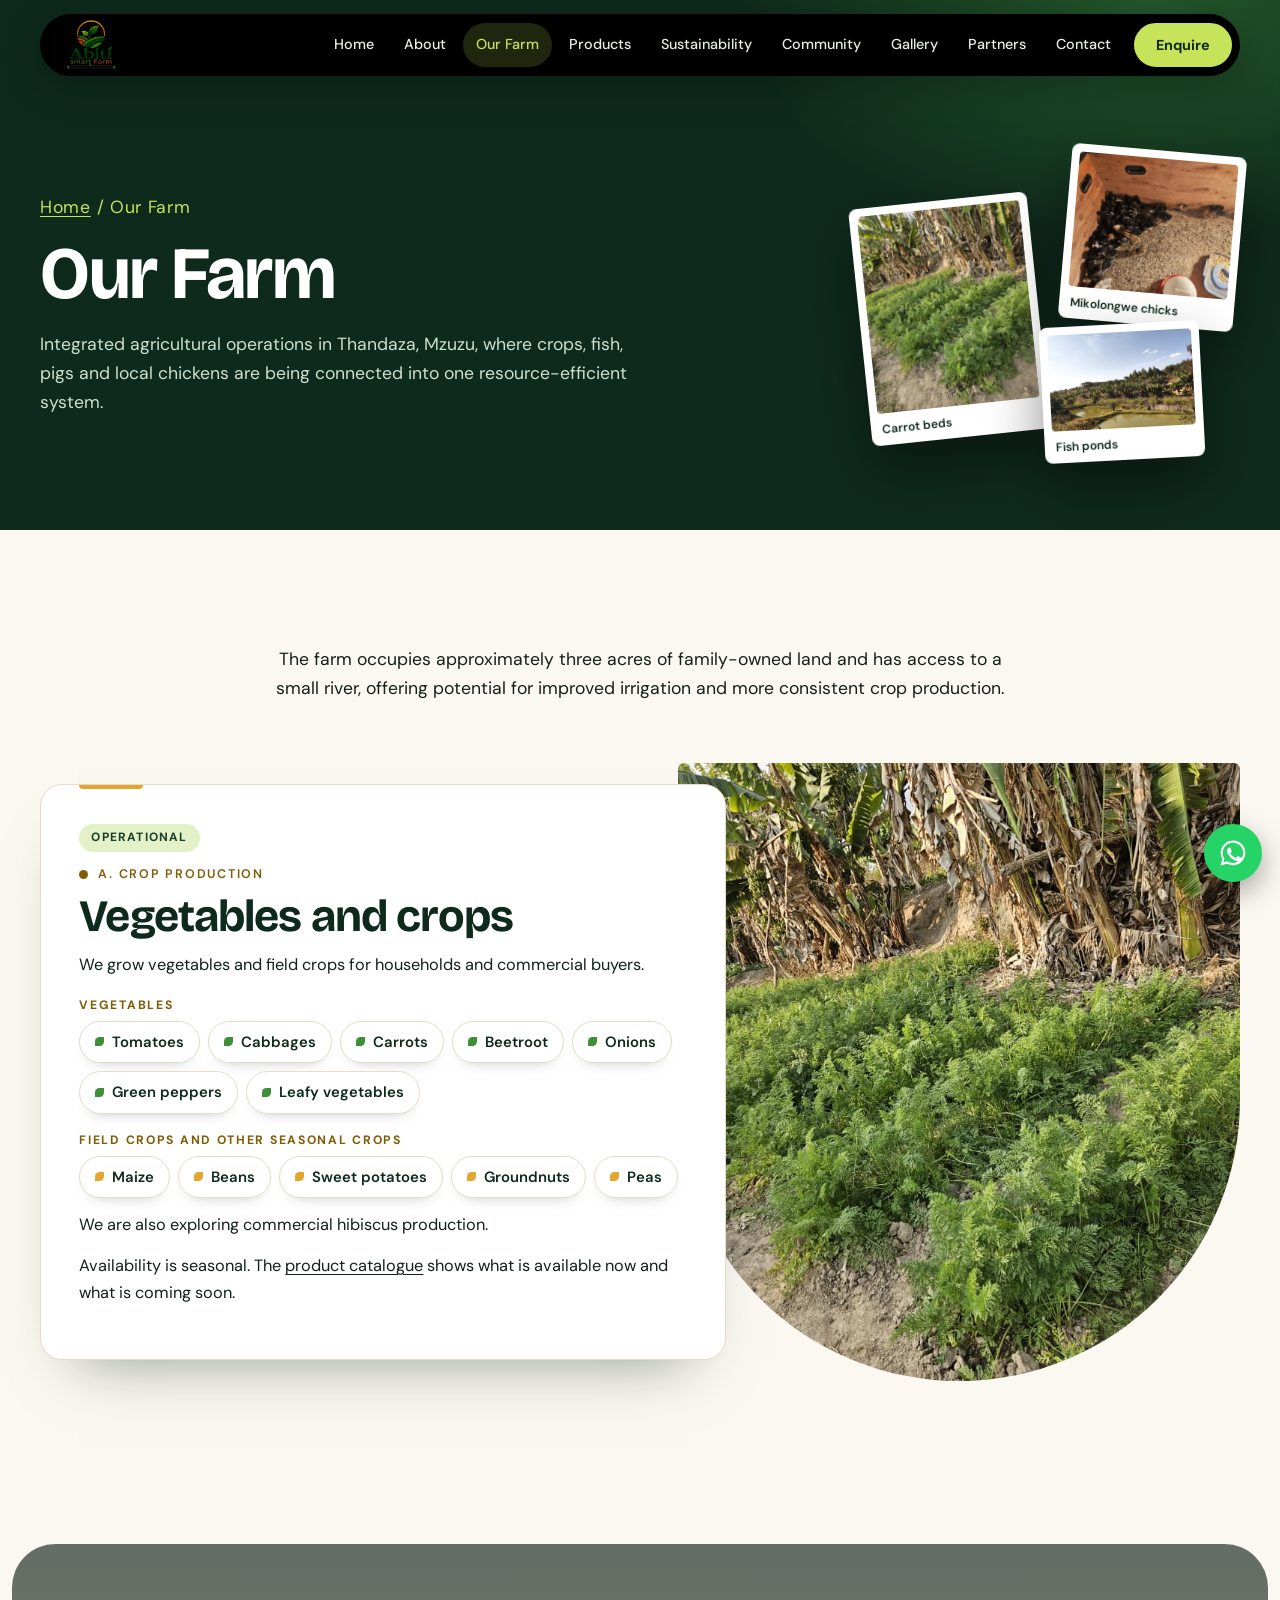
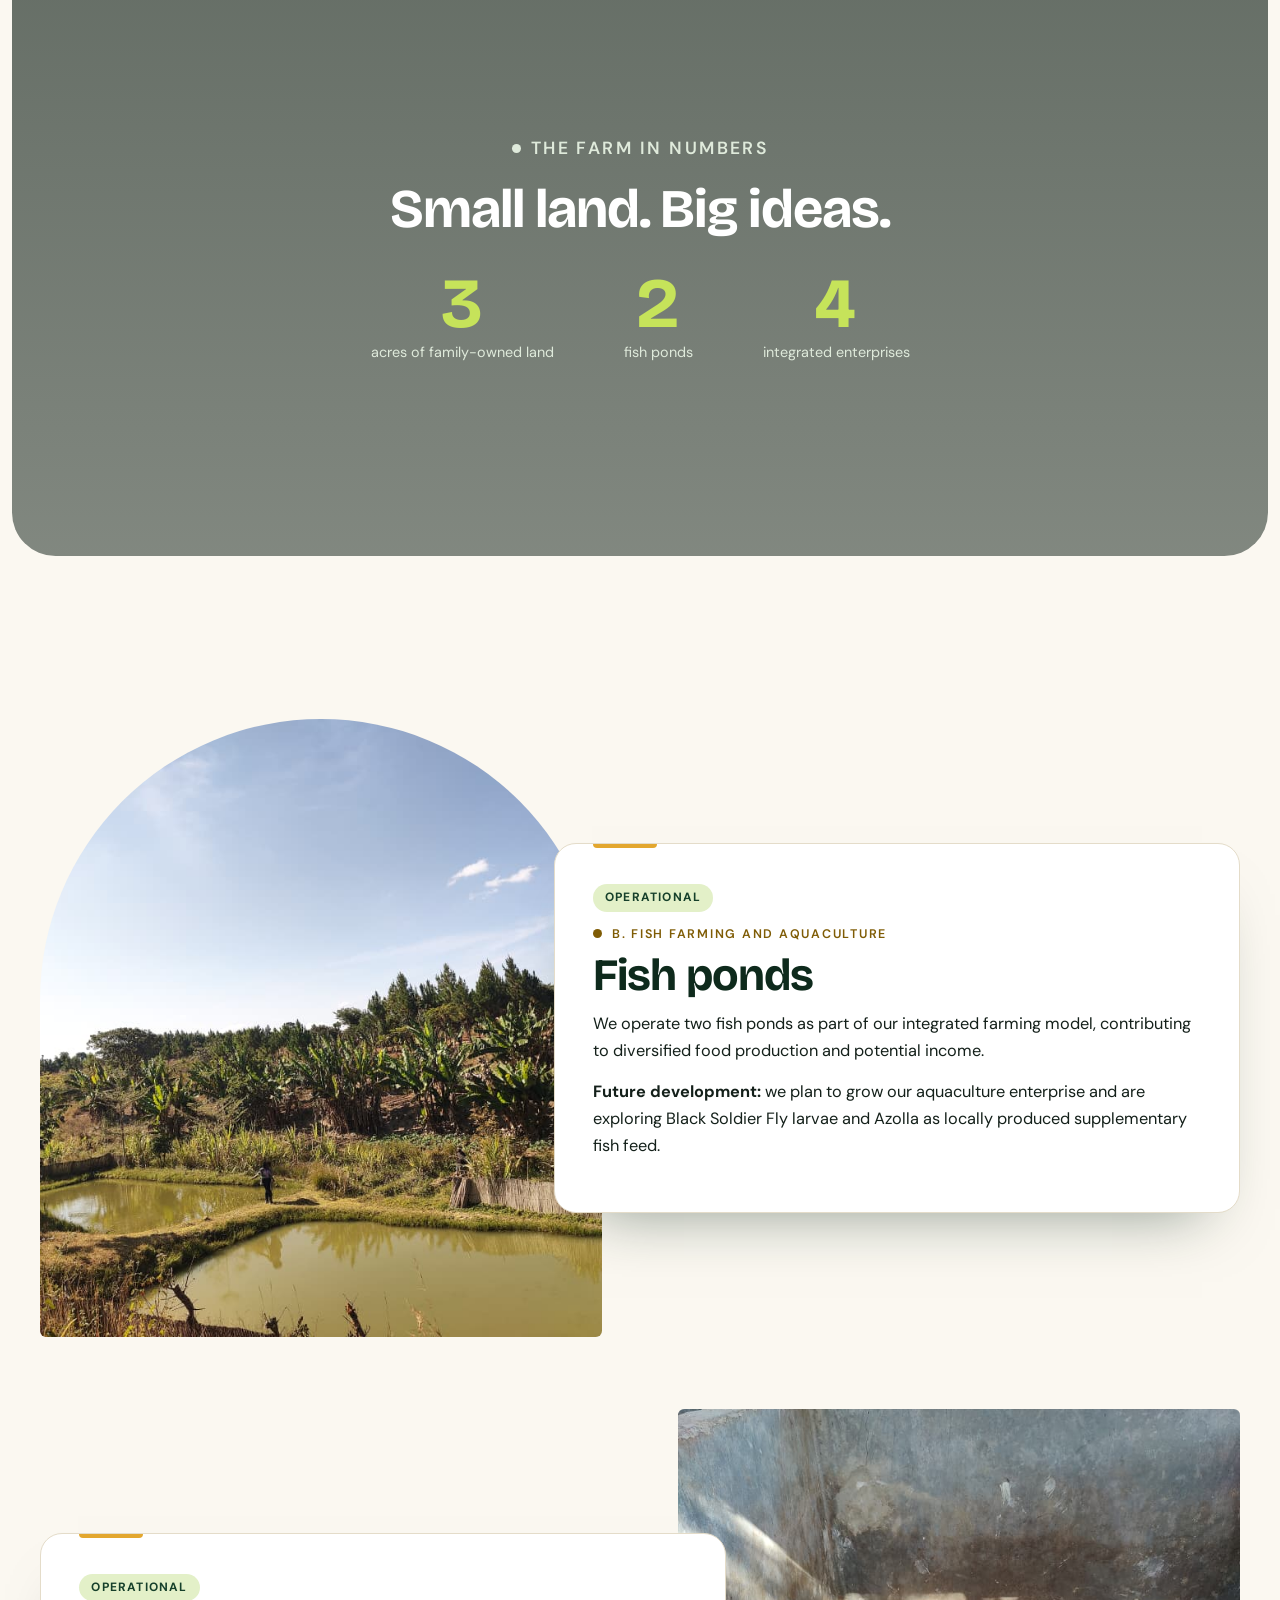
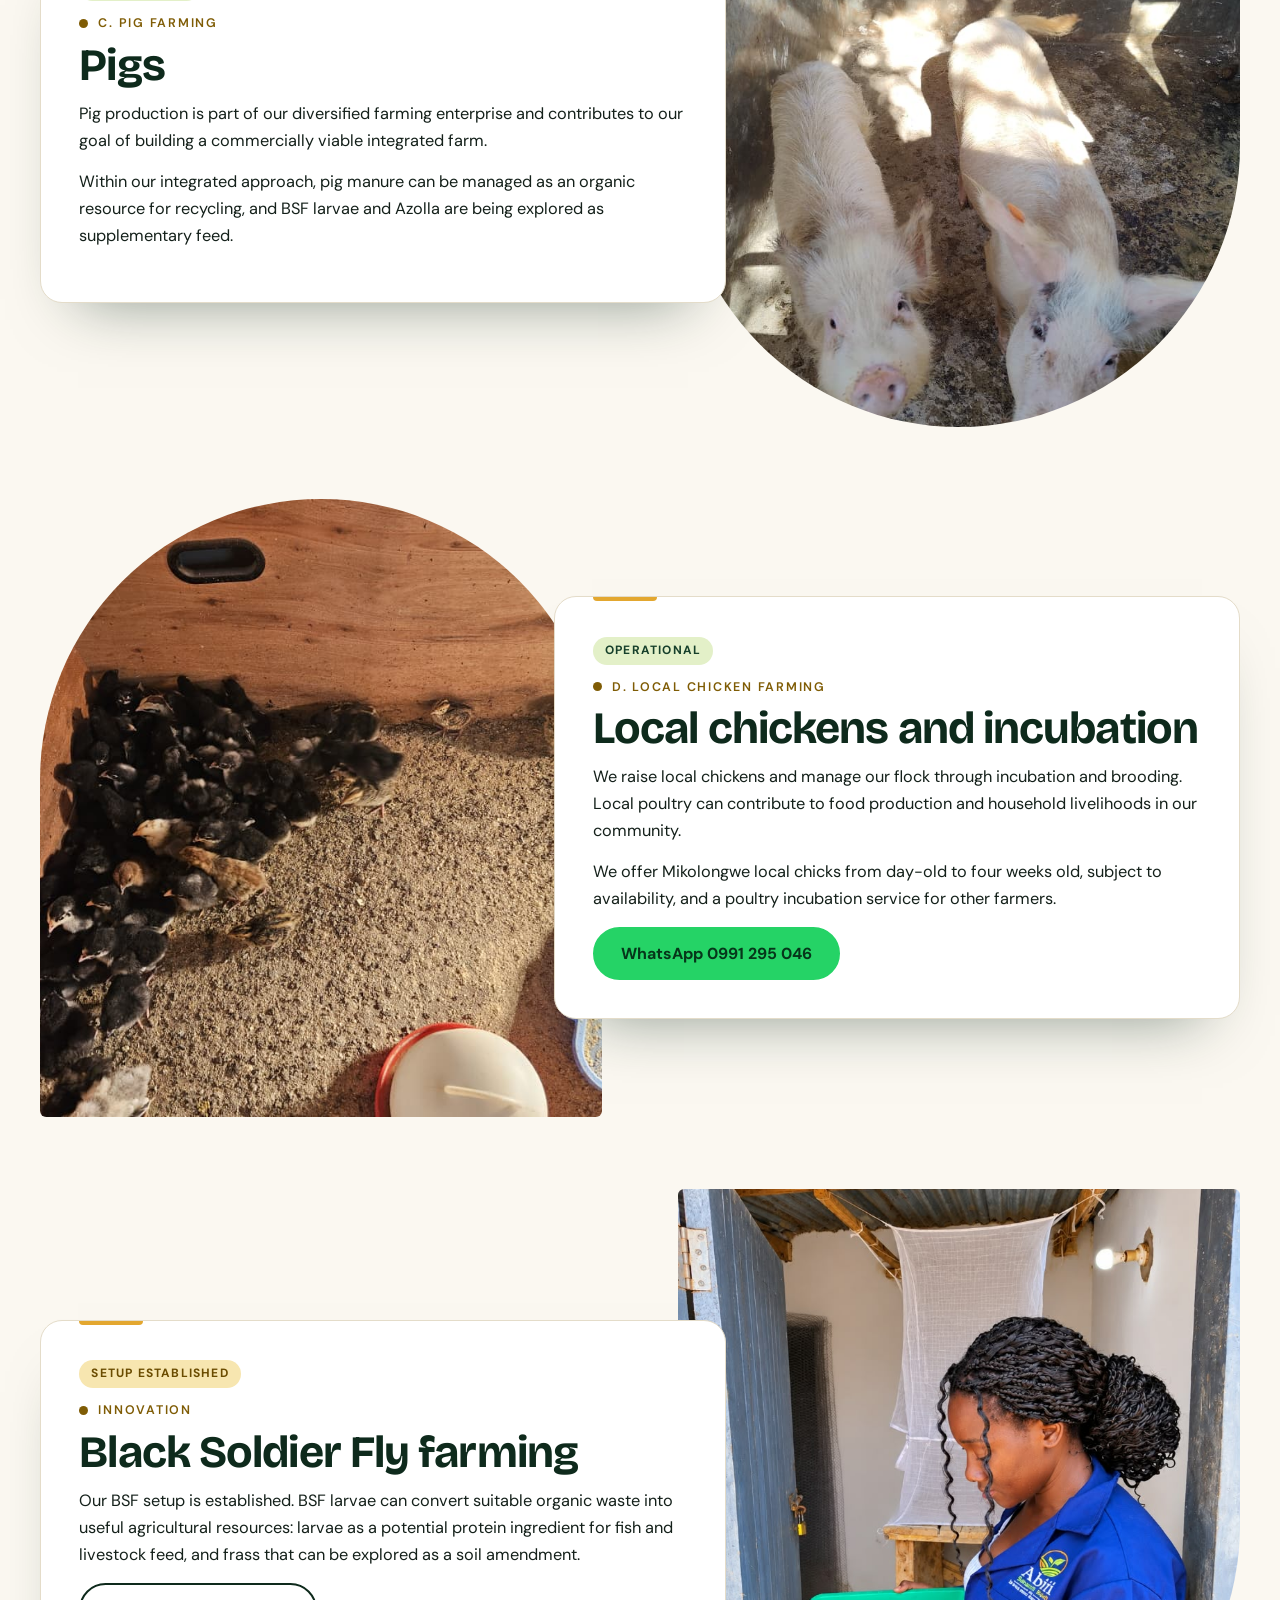
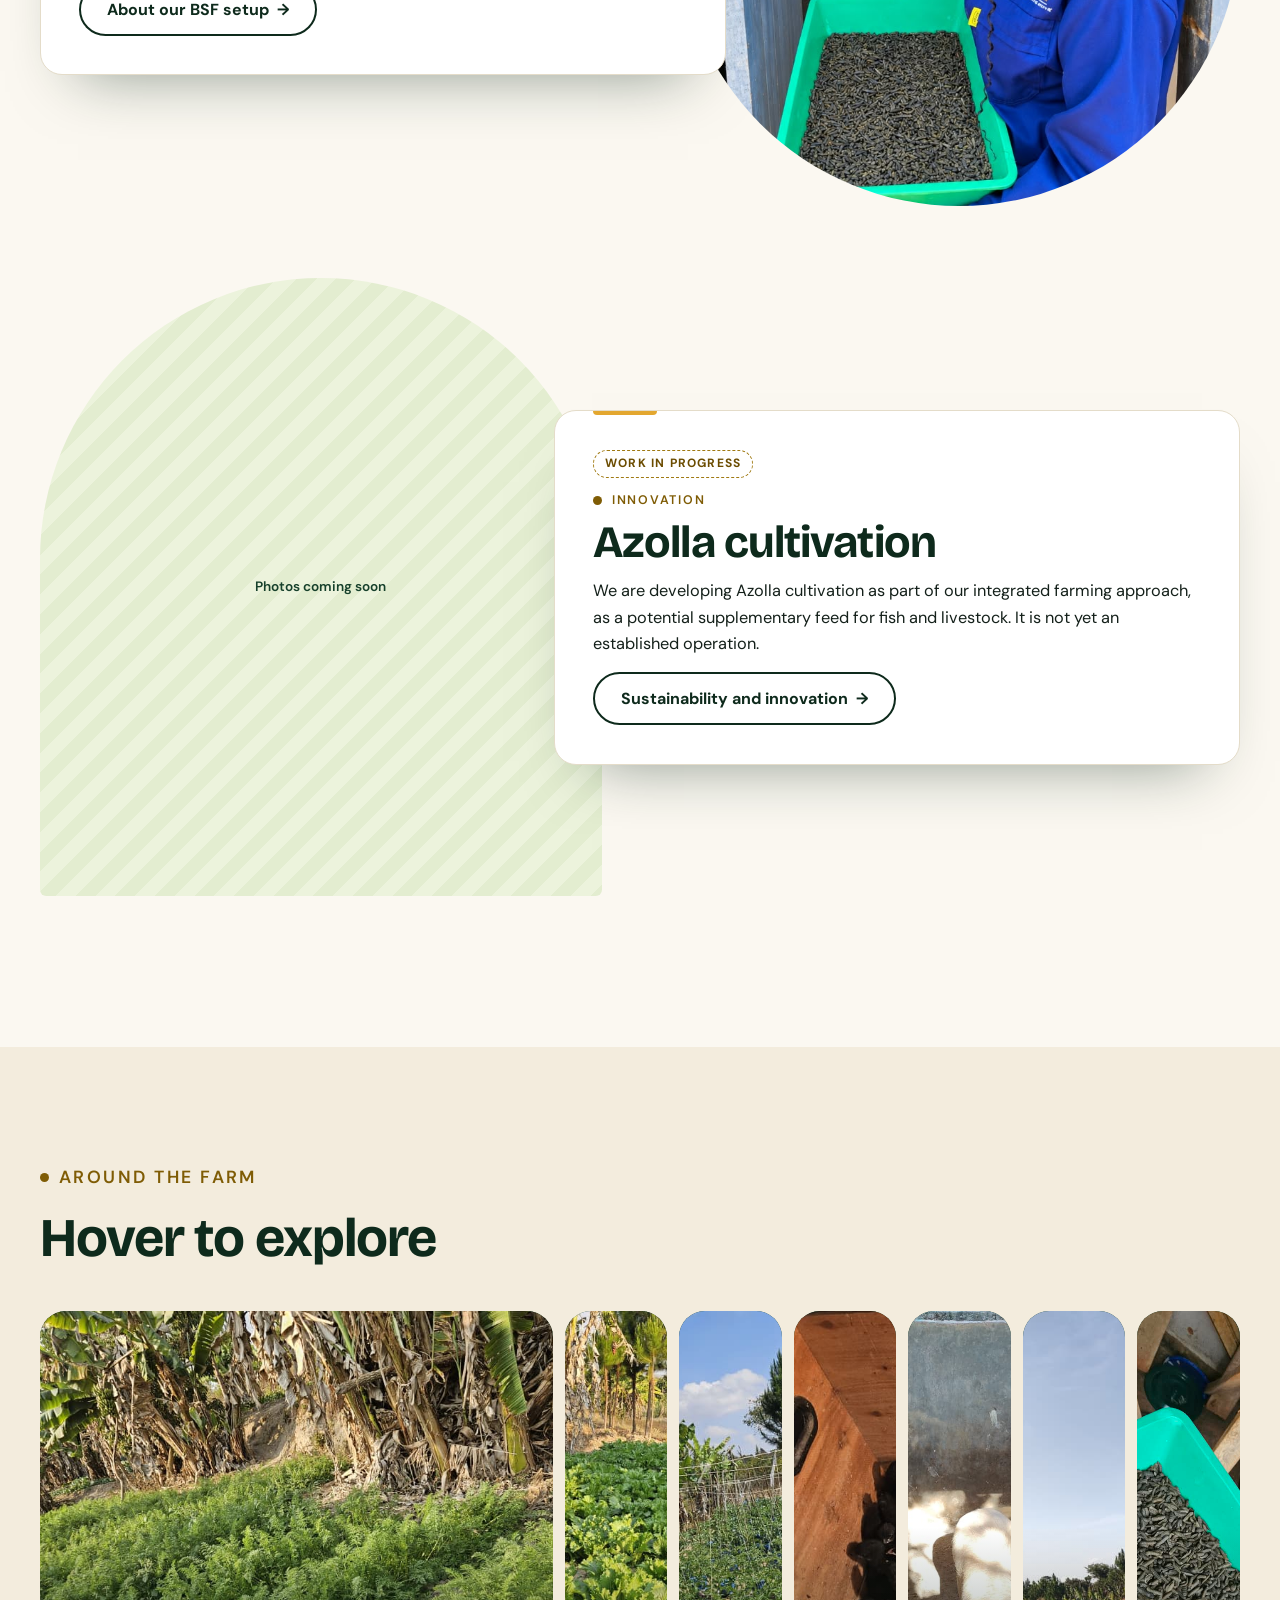
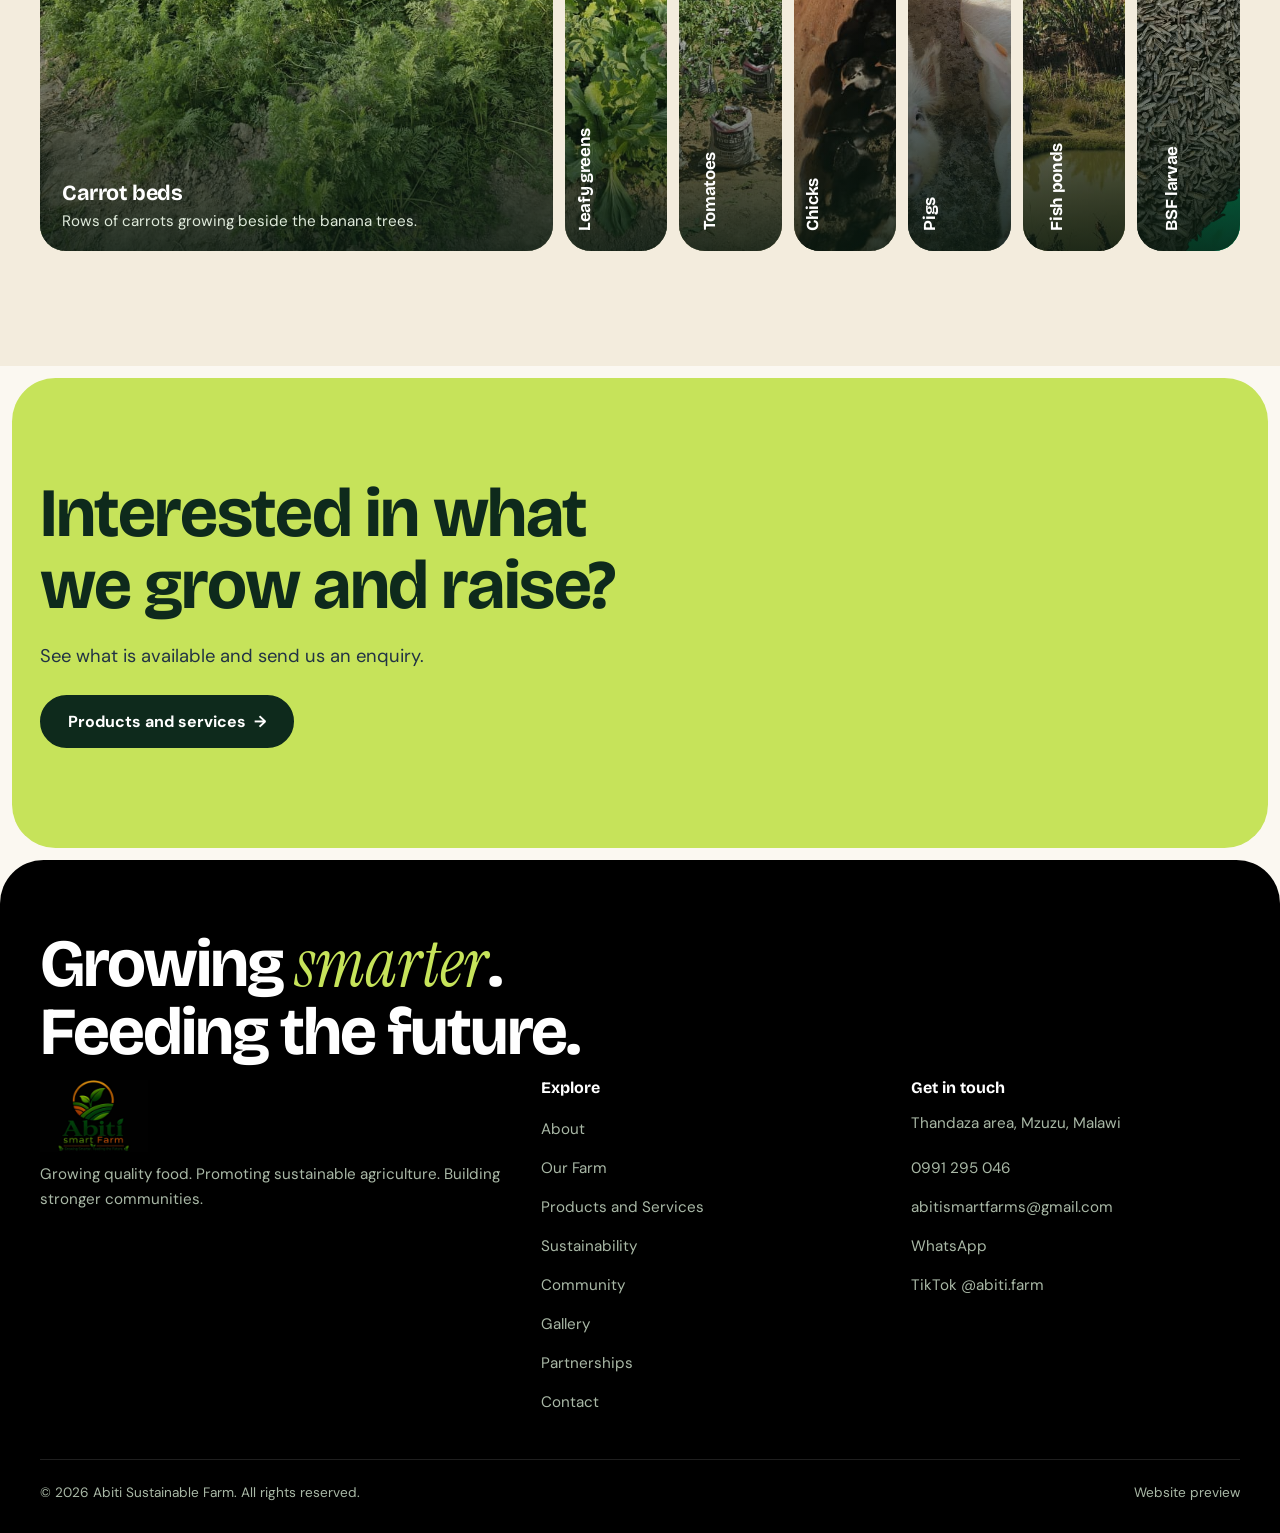
<file: farm.html>
<!doctype html>
<html lang="en">
<head>
<meta charset="utf-8">
<meta name="viewport" content="width=device-width, initial-scale=1, viewport-fit=cover">
<title>Our Farm | Abiti Sustainable Smart Farm</title>
<meta name="description" content="Integrated agricultural operations at Abiti Sustainable Smart Farm: crop production, fish farming and aquaculture, pig farming, local chicken farming and Black Soldier Fly farming.">
<link rel="preconnect" href="https://fonts.googleapis.com">
<link rel="preconnect" href="https://fonts.gstatic.com" crossorigin>
<link href="https://fonts.googleapis.com/css2?family=Bricolage+Grotesque:wght@500;600;700;800&family=DM+Sans:wght@400;500;600;700&family=Instrument+Serif:ital@1&display=swap" rel="stylesheet">
<meta name="theme-color" content="#0e2a1c">
<script>document.documentElement.classList.add('js')</script>
<link rel="stylesheet" href="styles.css">
</head>
<body>
<a class="skip-link" href="#main">Skip to main content</a>
<header class="nav"><div class="nav-inner">
<a class="brand" href="index.html" aria-label="Abiti Sustainable Smart Farm home"><img src="images/logo.jpg" alt="Abiti Sustainable Smart Farm logo"></a>
<button class="menu-btn" aria-label="Menu" aria-expanded="false" aria-controls="menu"><span></span><span></span><span></span></button>
<nav id="menu" class="menu" aria-label="Main"><a href="index.html">Home</a><a href="about.html">About</a><a href="farm.html" class="active" aria-current="page">Our Farm</a><a href="products.html">Products</a><a href="sustainability.html">Sustainability</a><a href="community.html">Community</a><a href="gallery.html">Gallery</a><a href="partnerships.html">Partners</a><a href="contact.html">Contact</a><a class="btn btn-sm" href="products.html#enquire">Enquire</a></nav>
</div></header>
<main id="main" tabindex="-1">
<section class="page-head"><div class="wrap"><div><p class="crumbs"><a href="index.html">Home</a> / Our Farm</p><h1>Our Farm</h1><p>Integrated agricultural operations in Thandaza, Mzuzu, where crops, fish, pigs and local chickens are being connected into one resource-efficient system.</p></div><div class="mini" aria-hidden="true"><figure class="pol m1" data-speed="0.05"><img src="images/carrot-bed.jpg" alt=""><span>Carrot beds</span></figure><figure class="pol m2" data-speed="-0.04"><img src="images/chicks.jpg" alt=""><span>Mikolongwe chicks</span></figure><figure class="pol m3" data-speed="0.07"><img src="images/fish-ponds.jpg" alt=""><span>Fish ponds</span></figure></div></div></section>
<section class="section"><div class="wrap">
<p class="rv" style="max-width:760px;margin:0 auto 24px;text-align:center;font-size:1.1rem">The farm occupies approximately three acres of family-owned land and has access to a small river, offering potential for improved irrigation and more consistent crop production.</p>
<div class="enterprise" id="crops"><div class="e-media"><img src="images/carrot-bed.jpg" alt="Carrot beds beside banana trees" loading="lazy"></div><div><span class="badge green">Operational</span><p class="eyebrow dark">A. Crop production</p><h3 aria-level="2">Vegetables and crops</h3><p>We grow vegetables and field crops for households and commercial buyers.</p><p class="chip-h">Vegetables</p><ul class="chip-list"><li>Tomatoes</li><li>Cabbages</li><li>Carrots</li><li>Beetroot</li><li>Onions</li><li>Green peppers</li><li>Leafy vegetables</li></ul><p class="chip-h">Field crops and other seasonal crops</p><ul class="chip-list gold"><li>Maize</li><li>Beans</li><li>Sweet potatoes</li><li>Groundnuts</li><li>Peas</li></ul><p>We are also exploring commercial hibiscus production.</p><p>Availability is seasonal. The <a href="products.html">product catalogue</a> shows what is available now and what is coming soon.</p></div></div>
</div></section>
<section class="band" style="--img:url(images/cabbages.jpg)"><div class="wrap rv"><p class="eyebrow">The farm in numbers</p><h2>Small land. Big ideas.</h2><div class="band-stats"><div><b data-count="3">3</b><span>acres of family-owned land</span></div><div><b data-count="2">2</b><span>fish ponds</span></div><div><b data-count="4">4</b><span>integrated enterprises</span></div></div></div></section>
<section class="section"><div class="wrap">
<div class="enterprise" id="fish"><div class="e-media"><img src="images/fish-ponds.jpg" alt="Fish ponds on the farm" loading="lazy"></div><div><span class="badge green">Operational</span><p class="eyebrow dark">B. Fish farming and aquaculture</p><h3 aria-level="2">Fish ponds</h3><p>We operate two fish ponds as part of our integrated farming model, contributing to diversified food production and potential income.</p><p><b>Future development:</b> we plan to grow our aquaculture enterprise and are exploring Black Soldier Fly larvae and Azolla as locally produced supplementary fish feed.</p></div></div><div class="enterprise" id="pigs"><div class="e-media"><img src="images/pigs.jpg" alt="Pigs in their pen" loading="lazy"></div><div><span class="badge green">Operational</span><p class="eyebrow dark">C. Pig farming</p><h3 aria-level="2">Pigs</h3><p>Pig production is part of our diversified farming enterprise and contributes to our goal of building a commercially viable integrated farm.</p><p>Within our integrated approach, pig manure can be managed as an organic resource for recycling, and BSF larvae and Azolla are being explored as supplementary feed.</p></div></div><div class="enterprise" id="chickens"><div class="e-media"><img src="images/chicks.jpg" alt="Local chicks in a brooder" loading="lazy"></div><div><span class="badge green">Operational</span><p class="eyebrow dark">D. Local chicken farming</p><h3 aria-level="2">Local chickens and incubation</h3><p>We raise local chickens and manage our flock through incubation and brooding. Local poultry can contribute to food production and household livelihoods in our community.</p><p>We offer Mikolongwe local chicks from day-old to four weeks old, subject to availability, and a poultry incubation service for other farmers.</p><a class="btn btn-wa" href="https://wa.me/265991295046" target="_blank" rel="noopener">WhatsApp 0991 295 046<span class="sr-only"> (opens in a new tab)</span></a></div></div><div class="enterprise" id="bsf"><div class="e-media"><img src="images/bsf-unit.jpg" alt="A team member in an Abiti coat holds a tray of Black Soldier Fly larvae at the BSF unit" loading="lazy" style="object-position:50% 30%"></div><div><span class="badge">Setup established</span><p class="eyebrow dark">Innovation</p><h3 aria-level="2">Black Soldier Fly farming</h3><p>Our BSF setup is established. BSF larvae can convert suitable organic waste into useful agricultural resources: larvae as a potential protein ingredient for fish and livestock feed, and frass that can be explored as a soil amendment.</p><a href="sustainability.html#bsf" class="btn btn-line">About our BSF setup</a></div></div><div class="enterprise" id="azolla"><div class="e-media"><div class="ph" role="img" aria-label="Azolla: photos coming soon"><span>Photos coming soon</span></div></div><div><span class="badge wip">Work in progress</span><p class="eyebrow dark">Innovation</p><h3 aria-level="2">Azolla cultivation</h3><p>We are developing Azolla cultivation as part of our integrated farming approach, as a potential supplementary feed for fish and livestock. It is not yet an established operation.</p><a href="sustainability.html#azolla" class="btn btn-line">Sustainability and innovation</a></div></div>
</div></section>
<section class="section cream"><div class="wrap"><div class="section-head rv"><p class="eyebrow dark">Around the farm</p><h2>Hover to explore</h2></div>
<div class="elastic rv" id="elastic">
<button class="el on"><img src="images/carrot-bed.jpg" alt="" loading="lazy"><div class="cap"><h3>Carrot beds</h3><p>Rows of carrots growing beside the banana trees.</p></div></button>
<button class="el"><img src="images/leafy-greens.jpg" alt="" loading="lazy"><div class="cap"><h3>Leafy greens</h3><p>Dense, healthy beds of leafy vegetables.</p></div></button>
<button class="el"><img src="images/tomatoes.jpg" alt="" loading="lazy"><div class="cap"><h3>Tomatoes</h3><p>Trellised plants in grow bags.</p></div></button>
<button class="el"><img src="images/chicks.jpg" alt="" loading="lazy" style="object-position:12% 45%"><div class="cap"><h3>Chicks</h3><p>Mikolongwe chicks in the brooder.</p></div></button>
<button class="el"><img src="images/pigs.jpg" alt="" loading="lazy"><div class="cap"><h3>Pigs</h3><p>Part of our diversified enterprise.</p></div></button>
<button class="el"><img src="images/fish-ponds.jpg" alt="" loading="lazy"><div class="cap"><h3>Fish ponds</h3><p>Two ponds on the farm.</p></div></button>
<button class="el"><img src="images/bsf-larvae.jpg" alt="" loading="lazy"><div class="cap"><h3>BSF larvae</h3><p>A tray of larvae from our Black Soldier Fly setup.</p></div></button>
</div></div></section><section class="cta"><div class="wrap"><h2>Interested in what we grow and raise?</h2><p>See what is available and send us an enquiry.</p><div class="hero-cta"><a href="products.html" class="btn">Products and services</a></div></div></section>
</main>
<footer class="footer"><div class="wrap">
<p class="footer-big">Growing <em>smarter</em>.<br>Feeding the future.</p>
<div class="footer-top">
<div><img src="images/logo.jpg" alt="Abiti Sustainable Smart Farm" style="height:72px;margin-bottom:10px"><p>Growing quality food. Promoting sustainable agriculture. Building stronger communities.</p></div>
<div><h3 aria-level="2">Explore</h3><a href="about.html">About</a><a href="farm.html">Our Farm</a><a href="products.html">Products and Services</a><a href="sustainability.html">Sustainability</a><a href="community.html">Community</a><a href="gallery.html">Gallery</a><a href="partnerships.html">Partnerships</a><a href="contact.html">Contact</a></div>
<div><h3 aria-level="2">Get in touch</h3><p>Thandaza area, Mzuzu, Malawi</p><a href="tel:+265991295046">0991 295 046</a><a href="mailto:abitismartfarms@gmail.com">abitismartfarms@gmail.com</a><a href="https://wa.me/265991295046" target="_blank" rel="noopener">WhatsApp<span class="sr-only"> (opens in a new tab)</span></a><a href="https://www.tiktok.com/@abiti.farm" target="_blank" rel="noopener">TikTok @abiti.farm<span class="sr-only"> (opens in a new tab)</span></a></div>
</div>
<div class="footer-inner"><p>&copy; <span id="year"></span> Abiti Sustainable Farm. All rights reserved.</p><p>Website preview</p></div>
</div>
<a class="wa-float" href="https://wa.me/265991295046" target="_blank" rel="noopener" aria-label="Chat with us on WhatsApp (opens in a new tab)"><svg viewBox="0 0 24 24" aria-hidden="true"><path d="M12.04 2a9.9 9.9 0 0 0-8.5 14.9L2 22l5.25-1.38A9.9 9.9 0 1 0 12.04 2zm0 1.8a8.1 8.1 0 1 1-4.3 15l-.3-.18-3.1.82.83-3.02-.2-.31A8.1 8.1 0 0 1 12.04 3.8zm-3.1 3.9c-.2 0-.5.07-.77.37-.26.3-1 1-1 2.4s1.03 2.8 1.17 3c.14.2 2 3.2 4.9 4.35 2.4.95 2.9.76 3.4.7.52-.05 1.7-.7 1.93-1.37.24-.67.24-1.25.17-1.37-.07-.12-.26-.2-.55-.34-.3-.15-1.7-.84-1.97-.94-.26-.1-.46-.14-.65.15-.2.3-.75.94-.92 1.13-.17.2-.34.22-.63.07-.3-.15-1.24-.46-2.36-1.45-.87-.78-1.46-1.74-1.63-2.03-.17-.3-.02-.46.13-.6.13-.14.3-.34.44-.5.15-.17.2-.3.3-.5.1-.2.05-.37-.02-.52-.07-.15-.65-1.6-.9-2.17-.23-.55-.47-.5-.65-.5z"/></svg></a>
</footer>
<script src="script.js"></script>
</body>
</html>
</file>
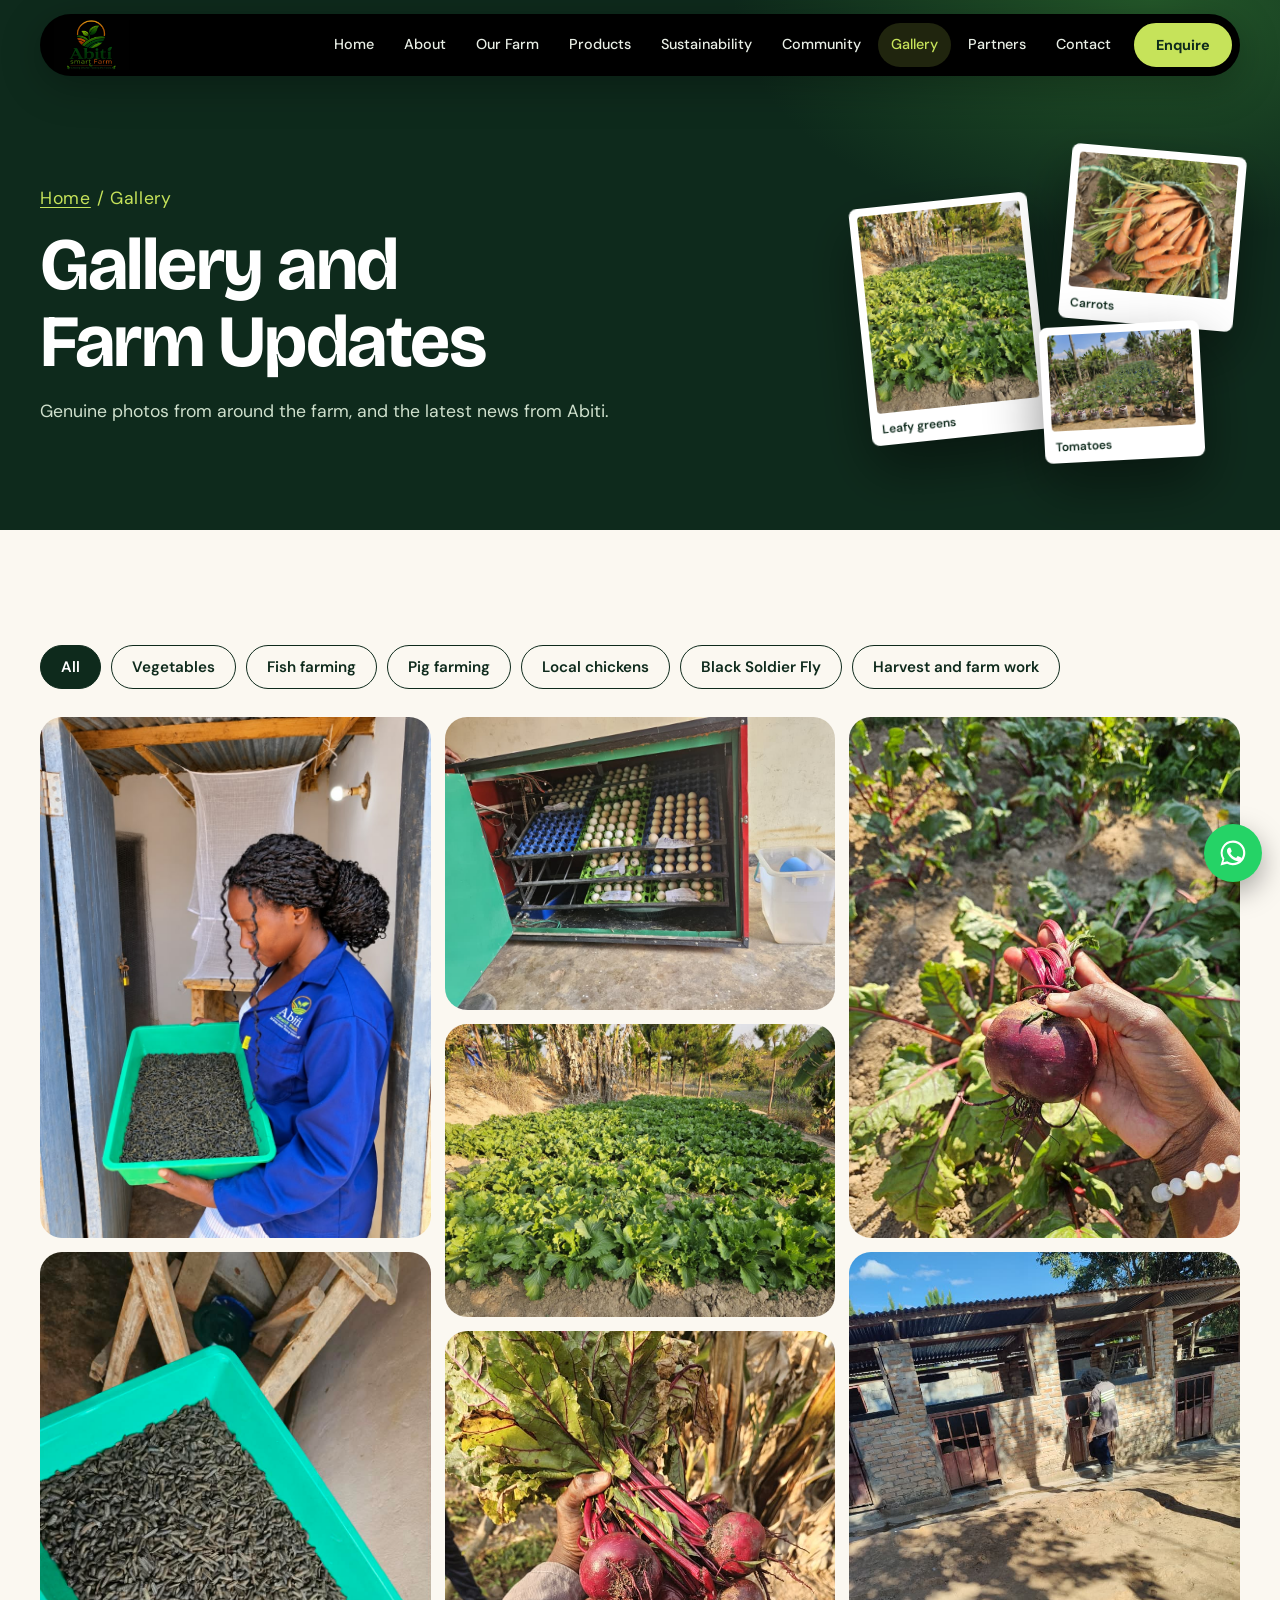
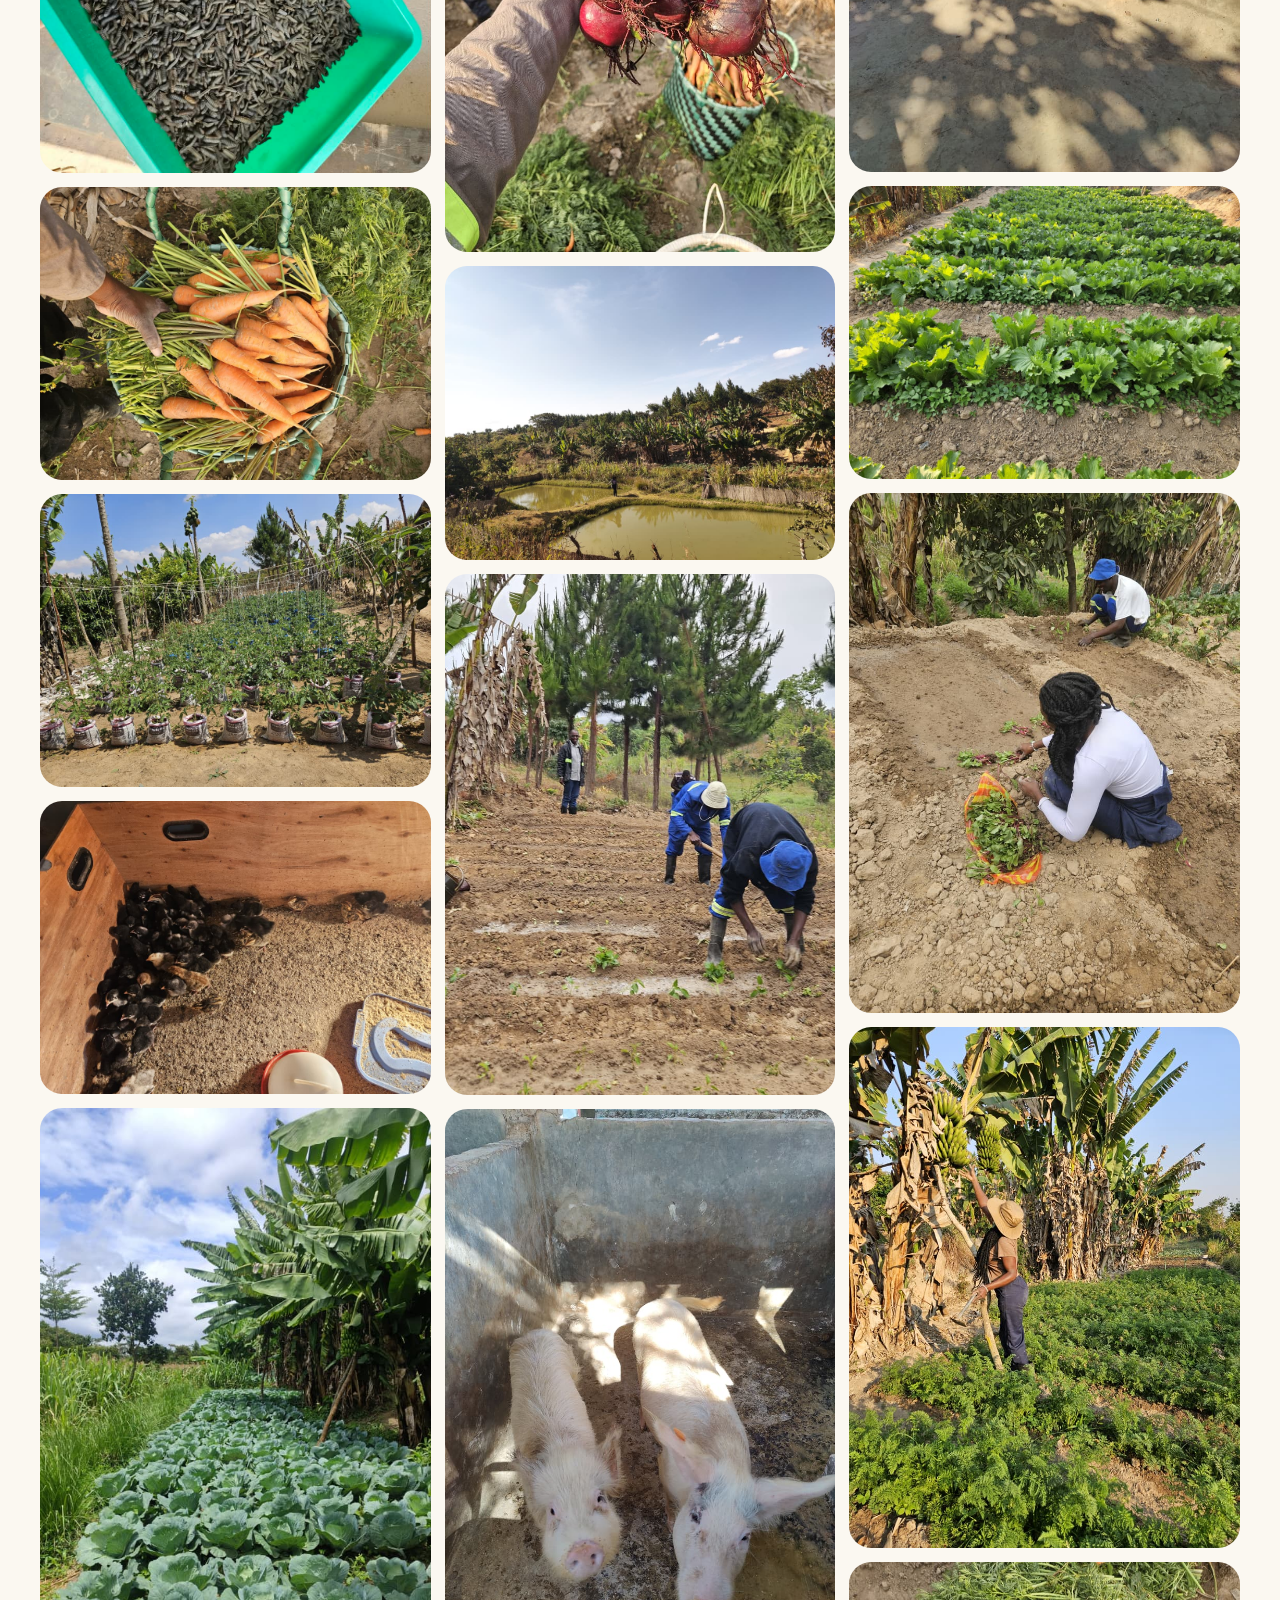
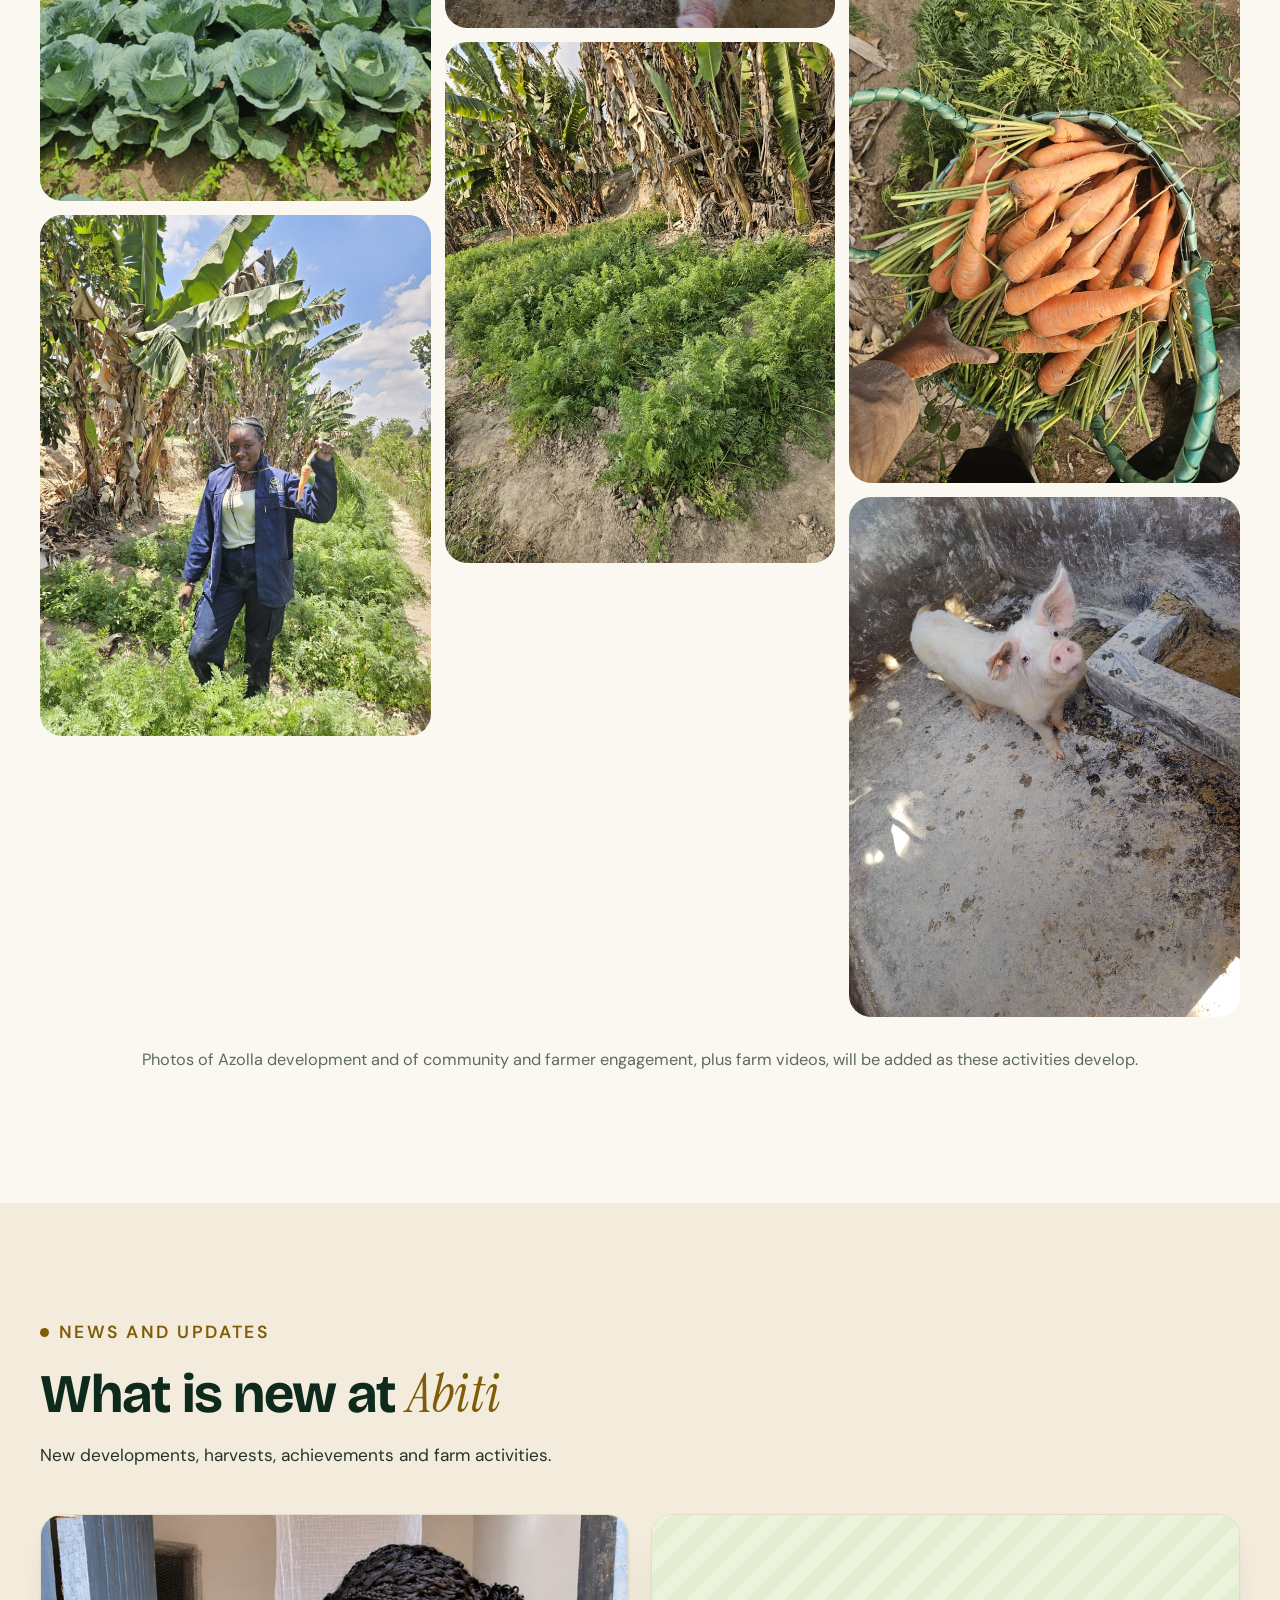
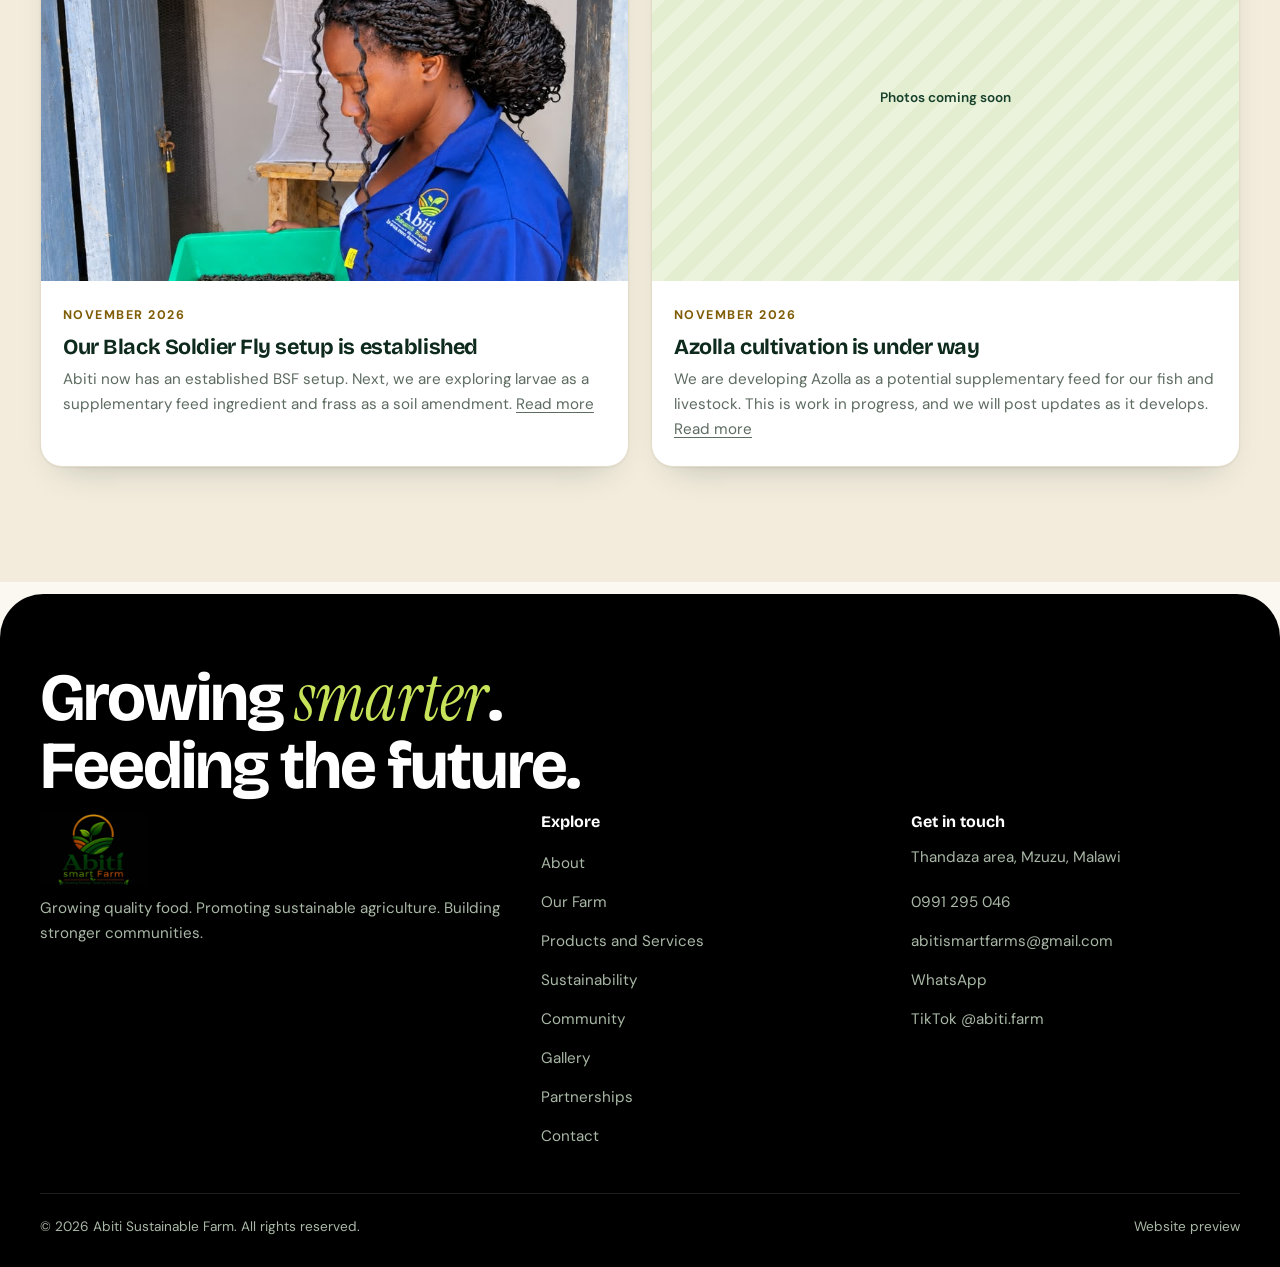
<file: gallery.html>
<!doctype html>
<html lang="en">
<head>
<meta charset="utf-8">
<meta name="viewport" content="width=device-width, initial-scale=1, viewport-fit=cover">
<title>Gallery and Farm Updates | Abiti Sustainable Smart Farm</title>
<meta name="description" content="Photos of vegetable production, fish farming, pig farming, local chickens, our Black Soldier Fly setup and farm activities, plus news and updates from Abiti Sustainable Smart Farm.">
<link rel="preconnect" href="https://fonts.googleapis.com">
<link rel="preconnect" href="https://fonts.gstatic.com" crossorigin>
<link href="https://fonts.googleapis.com/css2?family=Bricolage+Grotesque:wght@500;600;700;800&family=DM+Sans:wght@400;500;600;700&family=Instrument+Serif:ital@1&display=swap" rel="stylesheet">
<meta name="theme-color" content="#0e2a1c">
<script>document.documentElement.classList.add('js')</script>
<link rel="stylesheet" href="styles.css">
</head>
<body>
<a class="skip-link" href="#main">Skip to main content</a>
<header class="nav"><div class="nav-inner">
<a class="brand" href="index.html" aria-label="Abiti Sustainable Smart Farm home"><img src="images/logo.jpg" alt="Abiti Sustainable Smart Farm logo"></a>
<button class="menu-btn" aria-label="Menu" aria-expanded="false" aria-controls="menu"><span></span><span></span><span></span></button>
<nav id="menu" class="menu" aria-label="Main"><a href="index.html">Home</a><a href="about.html">About</a><a href="farm.html">Our Farm</a><a href="products.html">Products</a><a href="sustainability.html">Sustainability</a><a href="community.html">Community</a><a href="gallery.html" class="active" aria-current="page">Gallery</a><a href="partnerships.html">Partners</a><a href="contact.html">Contact</a><a class="btn btn-sm" href="products.html#enquire">Enquire</a></nav>
</div></header>
<main id="main" tabindex="-1">
<section class="page-head"><div class="wrap"><div><p class="crumbs"><a href="index.html">Home</a> / Gallery</p><h1>Gallery and Farm Updates</h1><p>Genuine photos from around the farm, and the latest news from Abiti.</p></div><div class="mini" aria-hidden="true"><figure class="pol m1" data-speed="0.05"><img src="images/leafy-greens.jpg" alt=""><span>Leafy greens</span></figure><figure class="pol m2" data-speed="-0.04"><img src="images/carrots-basket-2.jpg" alt=""><span>Carrots</span></figure><figure class="pol m3" data-speed="0.07"><img src="images/tomatoes.jpg" alt=""><span>Tomatoes</span></figure></div></div></section>
<section class="section"><div class="wrap">
<div class="chips" role="group" aria-label="Filter photos"><button class="tab on" data-gfilter="all">All</button><button class="tab" data-gfilter="veg">Vegetables</button><button class="tab" data-gfilter="fish">Fish farming</button><button class="tab" data-gfilter="pigs">Pig farming</button><button class="tab" data-gfilter="poultry">Local chickens</button><button class="tab" data-gfilter="bsf">Black Soldier Fly</button><button class="tab" data-gfilter="harvest">Harvest and farm work</button></div>
<div class="gallery"><figure class="g rv" data-g="bsf"><img src="images/bsf-unit.jpg" alt="" loading="lazy"><figcaption>Our Black Soldier Fly unit, with a tray of larvae</figcaption></figure><figure class="g rv" data-g="bsf"><img src="images/bsf-larvae.jpg" alt="" loading="lazy"><figcaption>Black Soldier Fly larvae in a rearing tray</figcaption></figure><figure class="g rv" data-g="harvest"><img src="images/carrots-basket.jpg" alt="" loading="lazy"><figcaption>A basket of freshly harvested carrots</figcaption></figure><figure class="g rv" data-g="veg"><img src="images/tomatoes.jpg" alt="" loading="lazy"><figcaption>Tomatoes growing on a trellis</figcaption></figure><figure class="g rv" data-g="poultry"><img src="images/chicks.jpg" alt="" loading="lazy"><figcaption>Mikolongwe chicks in a brooder</figcaption></figure><figure class="g rv" data-g="veg"><img src="images/cabbages.jpg" alt="" loading="lazy"><figcaption>A bed of cabbages</figcaption></figure><figure class="g rv" data-g="harvest"><img src="images/carrot-farmer.jpg" alt="" loading="lazy"><figcaption>Holding up a carrot in the field</figcaption></figure><figure class="g rv" data-g="poultry"><img src="images/incubator.jpg" alt="" loading="lazy"><figcaption>Eggs in the incubator</figcaption></figure><figure class="g rv" data-g="veg"><img src="images/leafy-greens.jpg" alt="" loading="lazy"><figcaption>Leafy greens in the vegetable beds</figcaption></figure><figure class="g rv" data-g="veg"><img src="images/beetroot-bunch.jpg" alt="" loading="lazy"><figcaption>A bunch of beetroot</figcaption></figure><figure class="g rv" data-g="fish"><img src="images/fish-ponds.jpg" alt="" loading="lazy"><figcaption>Fish ponds on the farm</figcaption></figure><figure class="g rv" data-g="harvest"><img src="images/planting-team.jpg" alt="" loading="lazy"><figcaption>Planting seedlings</figcaption></figure><figure class="g rv" data-g="pigs"><img src="images/pigs.jpg" alt="" loading="lazy"><figcaption>Pigs in their pen</figcaption></figure><figure class="g rv" data-g="veg"><img src="images/carrot-bed.jpg" alt="" loading="lazy"><figcaption>Carrot beds</figcaption></figure><figure class="g rv" data-g="harvest"><img src="images/beetroot-hand.jpg" alt="" loading="lazy"><figcaption>A freshly pulled beetroot</figcaption></figure><figure class="g rv" data-g="pigs"><img src="images/pig-housing.jpg" alt="" loading="lazy"><figcaption>Pig housing</figcaption></figure><figure class="g rv" data-g="veg"><img src="images/leafy-rows.jpg" alt="" loading="lazy"><figcaption>Rows of leafy vegetables</figcaption></figure><figure class="g rv" data-g="harvest"><img src="images/planting-beet.jpg" alt="" loading="lazy"><figcaption>Transplanting seedlings</figcaption></figure><figure class="g rv" data-g="harvest"><img src="images/banana-harvest.jpg" alt="" loading="lazy"><figcaption>Checking the banana trees</figcaption></figure><figure class="g rv" data-g="harvest"><img src="images/carrots-basket-2.jpg" alt="" loading="lazy"><figcaption>Carrots in a woven basket</figcaption></figure><figure class="g rv" data-g="pigs"><img src="images/pig.jpg" alt="" loading="lazy"><figcaption>A pig in its pen</figcaption></figure></div>
<p style="text-align:center;margin-top:30px;color:var(--muted)">Photos of Azolla development and of community and farmer engagement, plus farm videos, will be added as these activities develop.</p>
</div></section>
<section class="section cream" id="news"><div class="wrap">
<div class="section-head rv"><p class="eyebrow dark">News and updates</p><h2>What is new at <em>Abiti</em></h2><p>New developments, harvests, achievements and farm activities.</p></div>
<div class="news-list rv">
<article class="news"><img src="images/bsf-unit.jpg" alt="A tray of Black Soldier Fly larvae at the Abiti BSF unit" loading="lazy" style="object-position:50% 35%"><div class="nb"><time datetime="2026-11">November 2026</time><h3>Our Black Soldier Fly setup is established</h3><p>Abiti now has an established BSF setup. Next, we are exploring larvae as a supplementary feed ingredient and frass as a soil amendment. <a href="sustainability.html#bsf">Read more</a></p></div></article>
<article class="news"><div class="ph" role="img" aria-label="Azolla: photos coming soon"><span>Photos coming soon</span></div><div class="nb"><time datetime="2026-11">November 2026</time><h3>Azolla cultivation is under way</h3><p>We are developing Azolla as a potential supplementary feed for our fish and livestock. This is work in progress, and we will post updates as it develops. <a href="sustainability.html#azolla">Read more</a></p></div></article>
</div></div></section>

</main>
<div class="lightbox" id="lightbox" role="dialog" aria-modal="true" aria-label="Photo viewer">
<button type="button" class="lb-close" aria-label="Close photo viewer"><span aria-hidden="true">&times;</span></button>
<button type="button" class="lb-nav prev" aria-label="Previous photo"><span aria-hidden="true">&#8249;</span></button>
<figure class="lb-fig"><img alt=""><figcaption class="lb-cap" aria-live="polite"></figcaption></figure>
<button type="button" class="lb-nav next" aria-label="Next photo"><span aria-hidden="true">&#8250;</span></button>
</div>
<footer class="footer"><div class="wrap">
<p class="footer-big">Growing <em>smarter</em>.<br>Feeding the future.</p>
<div class="footer-top">
<div><img src="images/logo.jpg" alt="Abiti Sustainable Smart Farm" style="height:72px;margin-bottom:10px"><p>Growing quality food. Promoting sustainable agriculture. Building stronger communities.</p></div>
<div><h3 aria-level="2">Explore</h3><a href="about.html">About</a><a href="farm.html">Our Farm</a><a href="products.html">Products and Services</a><a href="sustainability.html">Sustainability</a><a href="community.html">Community</a><a href="gallery.html">Gallery</a><a href="partnerships.html">Partnerships</a><a href="contact.html">Contact</a></div>
<div><h3 aria-level="2">Get in touch</h3><p>Thandaza area, Mzuzu, Malawi</p><a href="tel:+265991295046">0991 295 046</a><a href="mailto:abitismartfarms@gmail.com">abitismartfarms@gmail.com</a><a href="https://wa.me/265991295046" target="_blank" rel="noopener">WhatsApp<span class="sr-only"> (opens in a new tab)</span></a><a href="https://www.tiktok.com/@abiti.farm" target="_blank" rel="noopener">TikTok @abiti.farm<span class="sr-only"> (opens in a new tab)</span></a></div>
</div>
<div class="footer-inner"><p>&copy; <span id="year"></span> Abiti Sustainable Farm. All rights reserved.</p><p>Website preview</p></div>
</div>
<a class="wa-float" href="https://wa.me/265991295046" target="_blank" rel="noopener" aria-label="Chat with us on WhatsApp (opens in a new tab)"><svg viewBox="0 0 24 24" aria-hidden="true"><path d="M12.04 2a9.9 9.9 0 0 0-8.5 14.9L2 22l5.25-1.38A9.9 9.9 0 1 0 12.04 2zm0 1.8a8.1 8.1 0 1 1-4.3 15l-.3-.18-3.1.82.83-3.02-.2-.31A8.1 8.1 0 0 1 12.04 3.8zm-3.1 3.9c-.2 0-.5.07-.77.37-.26.3-1 1-1 2.4s1.03 2.8 1.17 3c.14.2 2 3.2 4.9 4.35 2.4.95 2.9.76 3.4.7.52-.05 1.7-.7 1.93-1.37.24-.67.24-1.25.17-1.37-.07-.12-.26-.2-.55-.34-.3-.15-1.7-.84-1.97-.94-.26-.1-.46-.14-.65.15-.2.3-.75.94-.92 1.13-.17.2-.34.22-.63.07-.3-.15-1.24-.46-2.36-1.45-.87-.78-1.46-1.74-1.63-2.03-.17-.3-.02-.46.13-.6.13-.14.3-.34.44-.5.15-.17.2-.3.3-.5.1-.2.05-.37-.02-.52-.07-.15-.65-1.6-.9-2.17-.23-.55-.47-.5-.65-.5z"/></svg></a>
</footer>
<script src="script.js"></script>
</body>
</html>
</file>
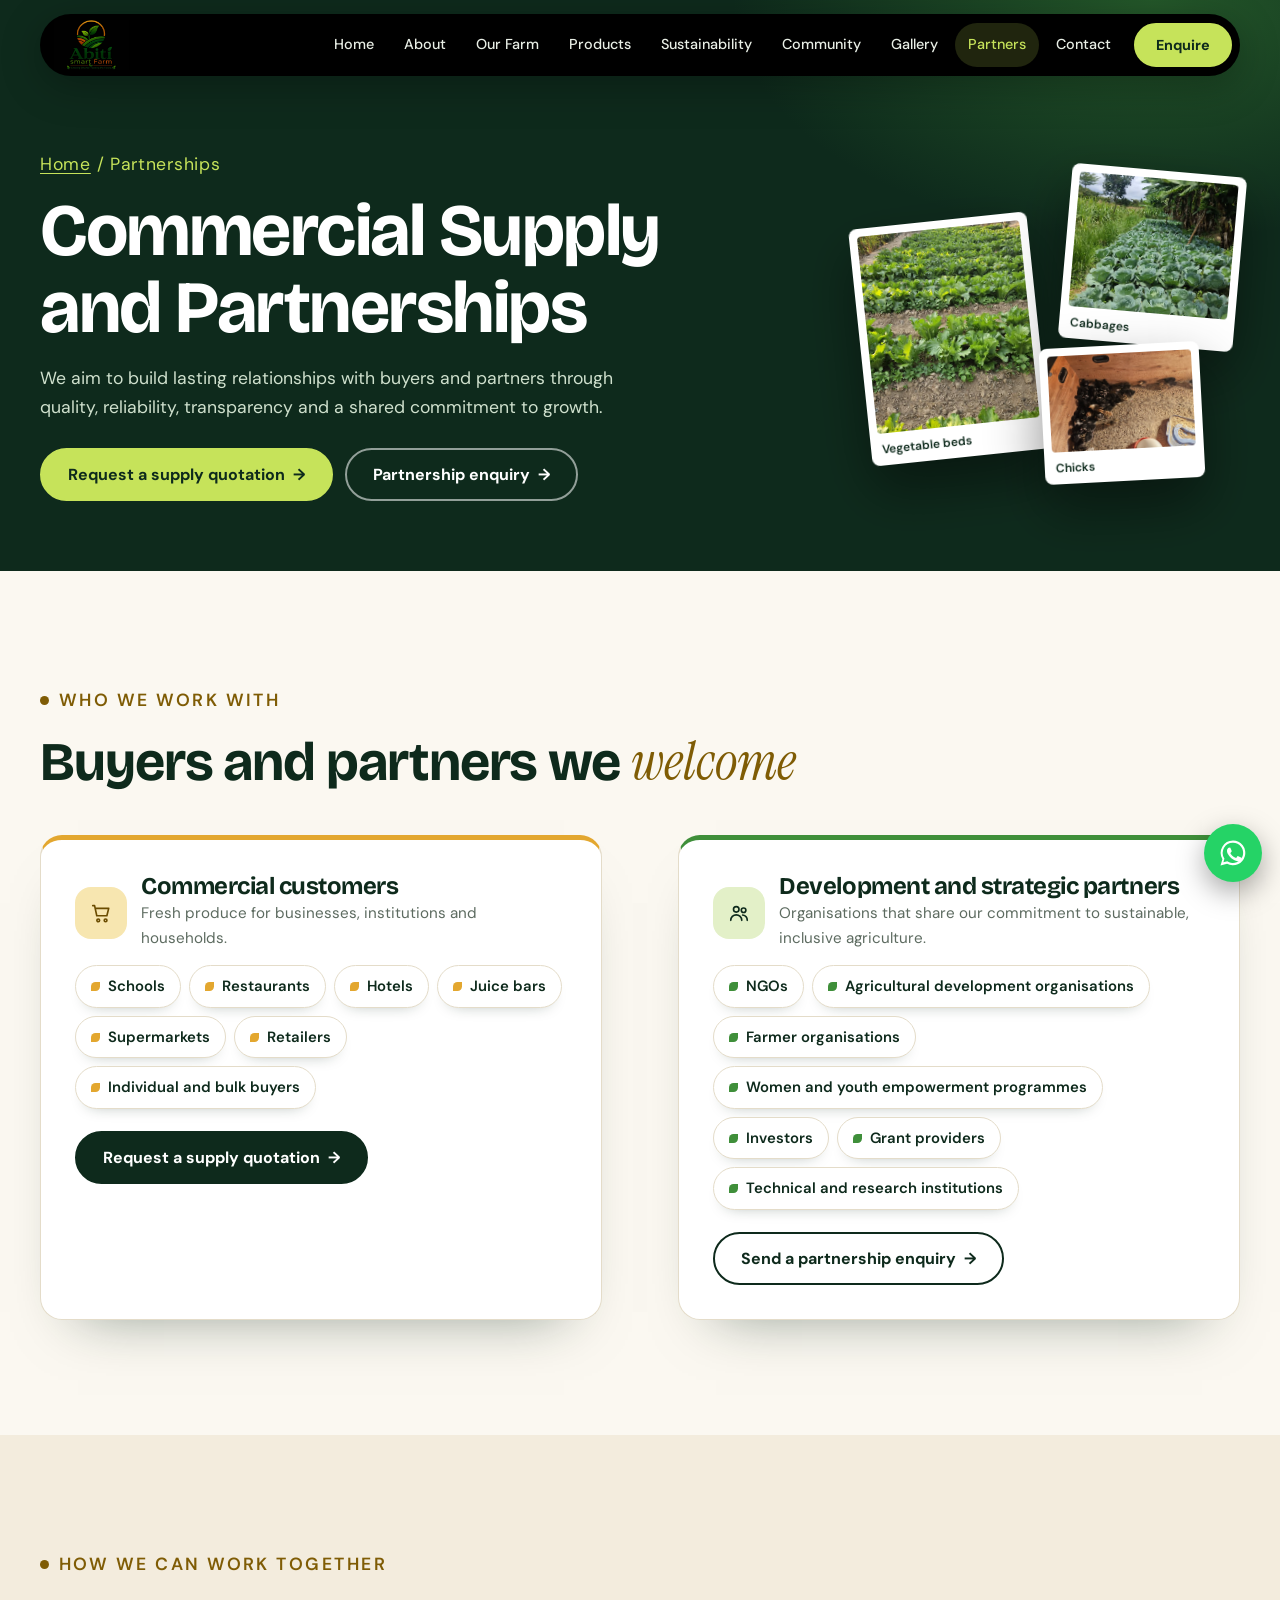
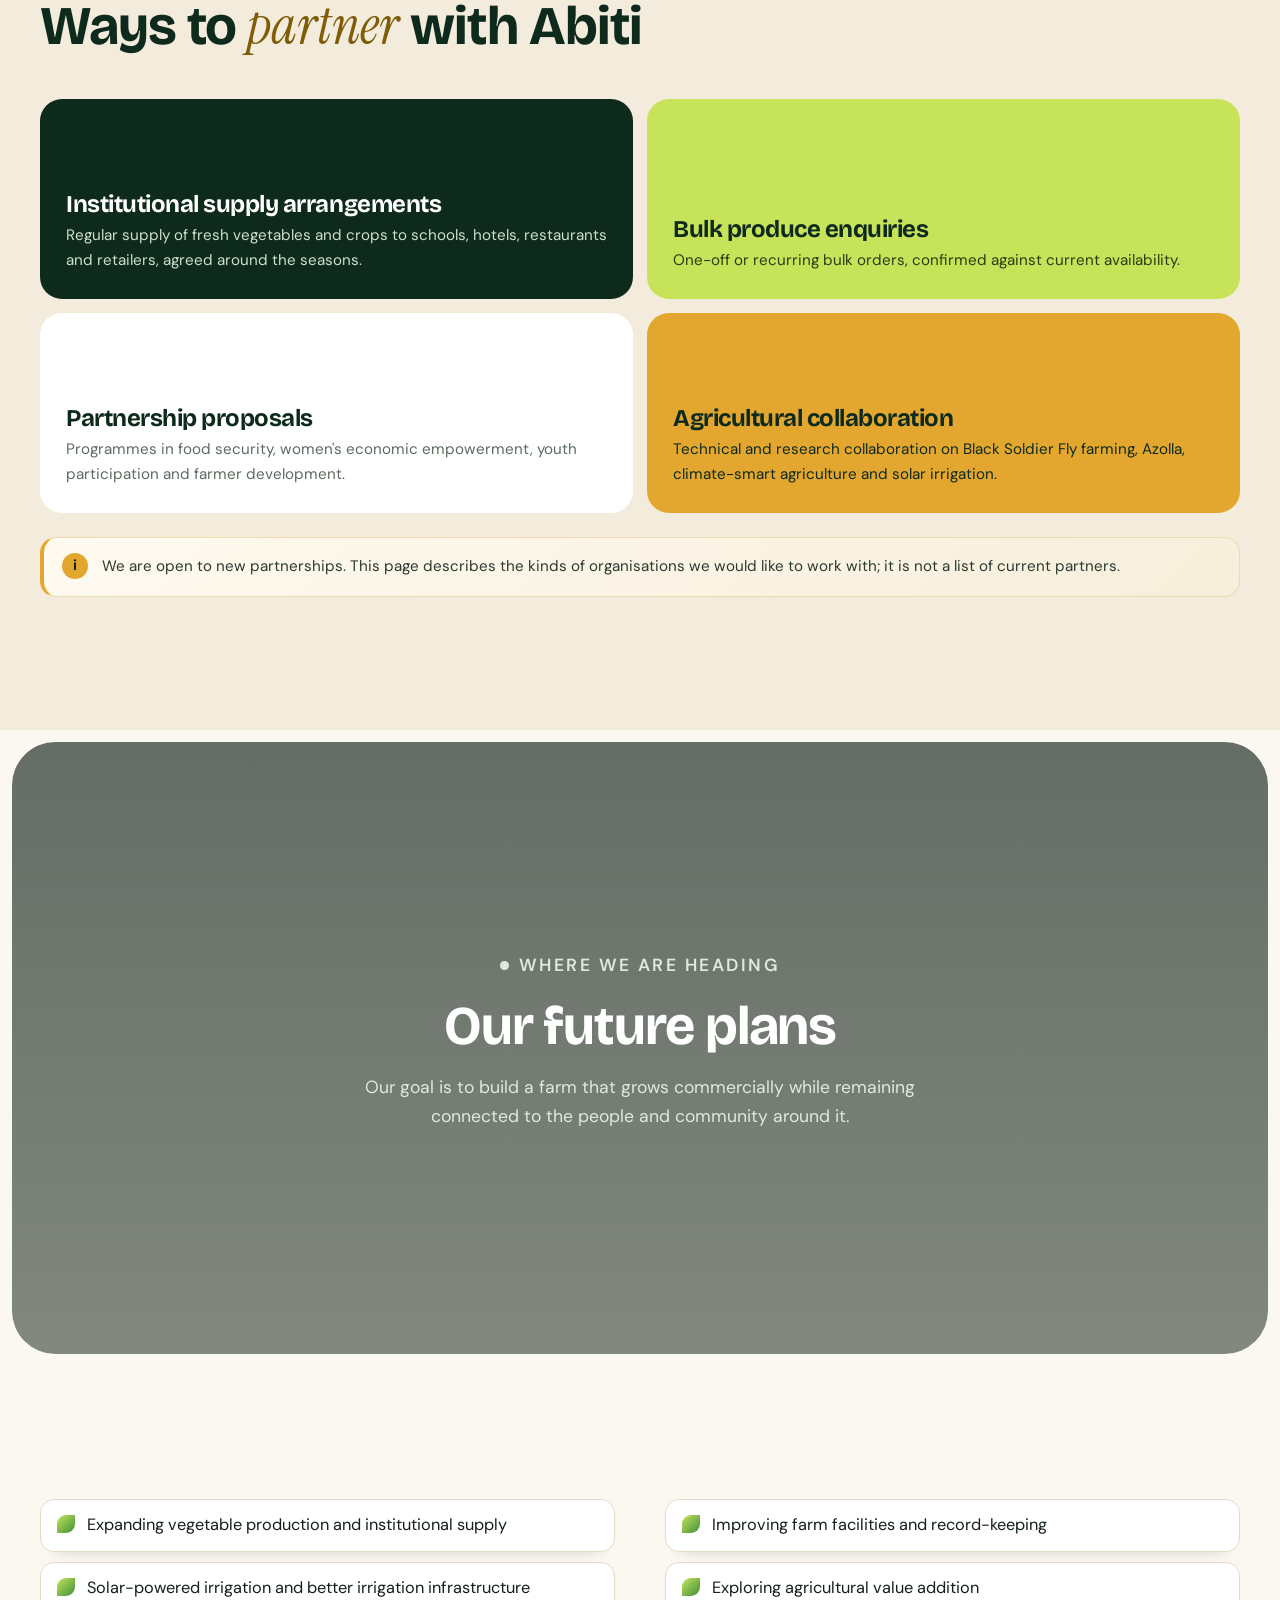
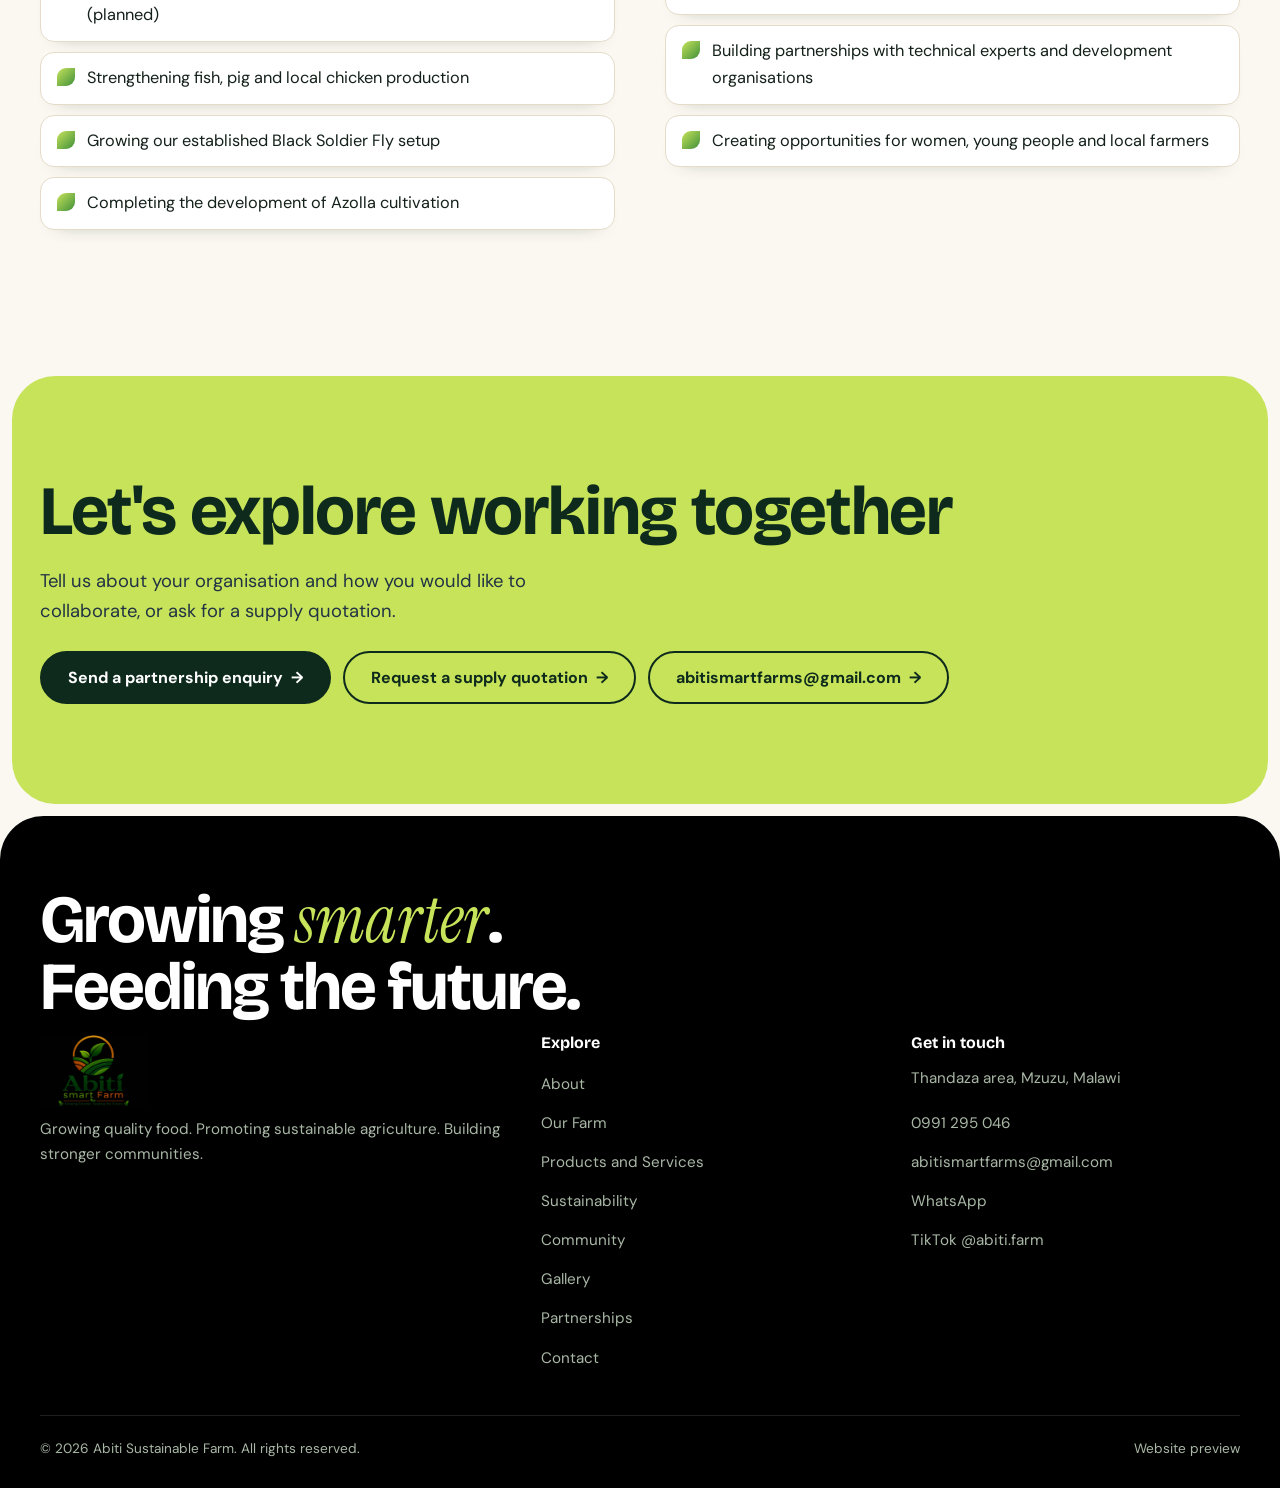
<file: partnerships.html>
<!doctype html>
<html lang="en">
<head>
<meta charset="utf-8">
<meta name="viewport" content="width=device-width, initial-scale=1, viewport-fit=cover">
<title>Commercial Supply and Partnerships | Abiti Sustainable Smart Farm</title>
<meta name="description" content="Institutional supply, bulk produce and supply quotations for schools, hotels, restaurants and retailers, and partnerships with NGOs, investors, grant providers and research institutions.">
<link rel="preconnect" href="https://fonts.googleapis.com">
<link rel="preconnect" href="https://fonts.gstatic.com" crossorigin>
<link href="https://fonts.googleapis.com/css2?family=Bricolage+Grotesque:wght@500;600;700;800&family=DM+Sans:wght@400;500;600;700&family=Instrument+Serif:ital@1&display=swap" rel="stylesheet">
<meta name="theme-color" content="#0e2a1c">
<script>document.documentElement.classList.add('js')</script>
<link rel="stylesheet" href="styles.css">
</head>
<body>
<a class="skip-link" href="#main">Skip to main content</a>
<header class="nav"><div class="nav-inner">
<a class="brand" href="index.html" aria-label="Abiti Sustainable Smart Farm home"><img src="images/logo.jpg" alt="Abiti Sustainable Smart Farm logo"></a>
<button class="menu-btn" aria-label="Menu" aria-expanded="false" aria-controls="menu"><span></span><span></span><span></span></button>
<nav id="menu" class="menu" aria-label="Main"><a href="index.html">Home</a><a href="about.html">About</a><a href="farm.html">Our Farm</a><a href="products.html">Products</a><a href="sustainability.html">Sustainability</a><a href="community.html">Community</a><a href="gallery.html">Gallery</a><a href="partnerships.html" class="active" aria-current="page">Partners</a><a href="contact.html">Contact</a><a class="btn btn-sm" href="products.html#enquire">Enquire</a></nav>
</div></header>
<main id="main" tabindex="-1">
<section class="page-head"><div class="wrap"><div><p class="crumbs"><a href="index.html">Home</a> / Partnerships</p><h1>Commercial Supply and Partnerships</h1><p>We aim to build lasting relationships with buyers and partners through quality, reliability, transparency and a shared commitment to growth.</p><div class="hero-cta"><a href="contact.html?item=Supply+quotation" class="btn">Request a supply quotation</a><a href="contact.html?item=Partnership" class="btn btn-ghost">Partnership enquiry</a></div></div><div class="mini" aria-hidden="true"><figure class="pol m1" data-speed="0.05"><img src="images/leafy-rows.jpg" alt=""><span>Vegetable beds</span></figure><figure class="pol m2" data-speed="-0.04"><img src="images/cabbages.jpg" alt=""><span>Cabbages</span></figure><figure class="pol m3" data-speed="0.07"><img src="images/chicks.jpg" alt=""><span>Chicks</span></figure></div></div></section>
<section class="section"><div class="wrap"><div class="section-head rv"><p class="eyebrow dark">Who we work with</p><h2>Buyers and partners we <em>welcome</em></h2></div>
<div class="split" style="align-items:stretch">
<div class="aud rv"><div class="aud-head"><span class="ic"><svg viewBox="0 0 24 24" aria-hidden="true"><circle cx="9" cy="20" r="1.5"/><circle cx="17" cy="20" r="1.5"/><path d="M3 4h2l2.4 11h11l2-8H6.2"/></svg></span><div><h3>Commercial customers</h3><p>Fresh produce for businesses, institutions and households.</p></div></div><ul class="chip-list gold"><li>Schools</li><li>Restaurants</li><li>Hotels</li><li>Juice bars</li><li>Supermarkets</li><li>Retailers</li><li>Individual and bulk buyers</li></ul><a href="contact.html?item=Supply+quotation" class="btn btn-dark">Request a supply quotation</a></div>
<div class="aud green rv"><div class="aud-head"><span class="ic"><svg viewBox="0 0 24 24" aria-hidden="true"><circle cx="9" cy="8" r="3"/><path d="M3 20c0-3.3 2.7-6 6-6s6 2.7 6 6"/><circle cx="17" cy="9" r="2.5"/><path d="M16 14.2c2.9.4 5 2.9 5 5.8"/></svg></span><div><h3>Development and strategic partners</h3><p>Organisations that share our commitment to sustainable, inclusive agriculture.</p></div></div><ul class="chip-list"><li>NGOs</li><li>Agricultural development organisations</li><li>Farmer organisations</li><li>Women and youth empowerment programmes</li><li>Investors</li><li>Grant providers</li><li>Technical and research institutions</li></ul><a href="contact.html?item=Partnership" class="btn btn-line">Send a partnership enquiry</a></div>
</div></div></section>
<section class="section cream"><div class="wrap"><div class="section-head rv"><p class="eyebrow dark">How we can work together</p><h2>Ways to <em>partner</em> with Abiti</h2></div>
<div class="fbento rv"><div class="fb sp3 dark"><h3>Institutional supply arrangements</h3><p>Regular supply of fresh vegetables and crops to schools, hotels, restaurants and retailers, agreed around the seasons.</p></div><div class="fb sp3 lime"><h3>Bulk produce enquiries</h3><p>One-off or recurring bulk orders, confirmed against current availability.</p></div><div class="fb sp3 white"><h3>Partnership proposals</h3><p>Programmes in food security, women's economic empowerment, youth participation and farmer development.</p></div><div class="fb sp3 gold"><h3>Agricultural collaboration</h3><p>Technical and research collaboration on Black Soldier Fly farming, Azolla, climate-smart agriculture and solar irrigation.</p></div></div>
<p class="notice rv" style="margin-top:24px">We are open to new partnerships. This page describes the kinds of organisations we would like to work with; it is not a list of current partners.</p>
</div></section>
<section class="band" style="--img:url(images/cabbages.jpg)"><div class="wrap rv"><p class="eyebrow">Where we are heading</p><h2>Our future plans</h2><p>Our goal is to build a farm that grows commercially while remaining connected to the people and community around it.</p></div></section>
<section class="section"><div class="wrap"><div class="rv"><ul class="ticks" style="columns:2 320px;column-gap:50px"><li>Expanding vegetable production and institutional supply</li><li>Solar-powered irrigation and better irrigation infrastructure (planned)</li><li>Strengthening fish, pig and local chicken production</li><li>Growing our established Black Soldier Fly setup</li><li>Completing the development of Azolla cultivation</li><li>Improving farm facilities and record-keeping</li><li>Exploring agricultural value addition</li><li>Building partnerships with technical experts and development organisations</li><li>Creating opportunities for women, young people and local farmers</li></ul></div></div></section>
<section class="cta"><div class="wrap"><h2>Let's explore working together</h2><p>Tell us about your organisation and how you would like to collaborate, or ask for a supply quotation.</p><div class="hero-cta"><a href="contact.html?item=Partnership" class="btn">Send a partnership enquiry</a><a href="contact.html?item=Supply+quotation" class="btn btn-ghost">Request a supply quotation</a><a class="btn btn-ghost" href="mailto:abitismartfarms@gmail.com">abitismartfarms@gmail.com</a></div></div></section>
</main>
<footer class="footer"><div class="wrap">
<p class="footer-big">Growing <em>smarter</em>.<br>Feeding the future.</p>
<div class="footer-top">
<div><img src="images/logo.jpg" alt="Abiti Sustainable Smart Farm" style="height:72px;margin-bottom:10px"><p>Growing quality food. Promoting sustainable agriculture. Building stronger communities.</p></div>
<div><h3 aria-level="2">Explore</h3><a href="about.html">About</a><a href="farm.html">Our Farm</a><a href="products.html">Products and Services</a><a href="sustainability.html">Sustainability</a><a href="community.html">Community</a><a href="gallery.html">Gallery</a><a href="partnerships.html">Partnerships</a><a href="contact.html">Contact</a></div>
<div><h3 aria-level="2">Get in touch</h3><p>Thandaza area, Mzuzu, Malawi</p><a href="tel:+265991295046">0991 295 046</a><a href="mailto:abitismartfarms@gmail.com">abitismartfarms@gmail.com</a><a href="https://wa.me/265991295046" target="_blank" rel="noopener">WhatsApp<span class="sr-only"> (opens in a new tab)</span></a><a href="https://www.tiktok.com/@abiti.farm" target="_blank" rel="noopener">TikTok @abiti.farm<span class="sr-only"> (opens in a new tab)</span></a></div>
</div>
<div class="footer-inner"><p>&copy; <span id="year"></span> Abiti Sustainable Farm. All rights reserved.</p><p>Website preview</p></div>
</div>
<a class="wa-float" href="https://wa.me/265991295046" target="_blank" rel="noopener" aria-label="Chat with us on WhatsApp (opens in a new tab)"><svg viewBox="0 0 24 24" aria-hidden="true"><path d="M12.04 2a9.9 9.9 0 0 0-8.5 14.9L2 22l5.25-1.38A9.9 9.9 0 1 0 12.04 2zm0 1.8a8.1 8.1 0 1 1-4.3 15l-.3-.18-3.1.82.83-3.02-.2-.31A8.1 8.1 0 0 1 12.04 3.8zm-3.1 3.9c-.2 0-.5.07-.77.37-.26.3-1 1-1 2.4s1.03 2.8 1.17 3c.14.2 2 3.2 4.9 4.35 2.4.95 2.9.76 3.4.7.52-.05 1.7-.7 1.93-1.37.24-.67.24-1.25.17-1.37-.07-.12-.26-.2-.55-.34-.3-.15-1.7-.84-1.97-.94-.26-.1-.46-.14-.65.15-.2.3-.75.94-.92 1.13-.17.2-.34.22-.63.07-.3-.15-1.24-.46-2.36-1.45-.87-.78-1.46-1.74-1.63-2.03-.17-.3-.02-.46.13-.6.13-.14.3-.34.44-.5.15-.17.2-.3.3-.5.1-.2.05-.37-.02-.52-.07-.15-.65-1.6-.9-2.17-.23-.55-.47-.5-.65-.5z"/></svg></a>
</footer>
<script src="script.js"></script>
</body>
</html>
</file>
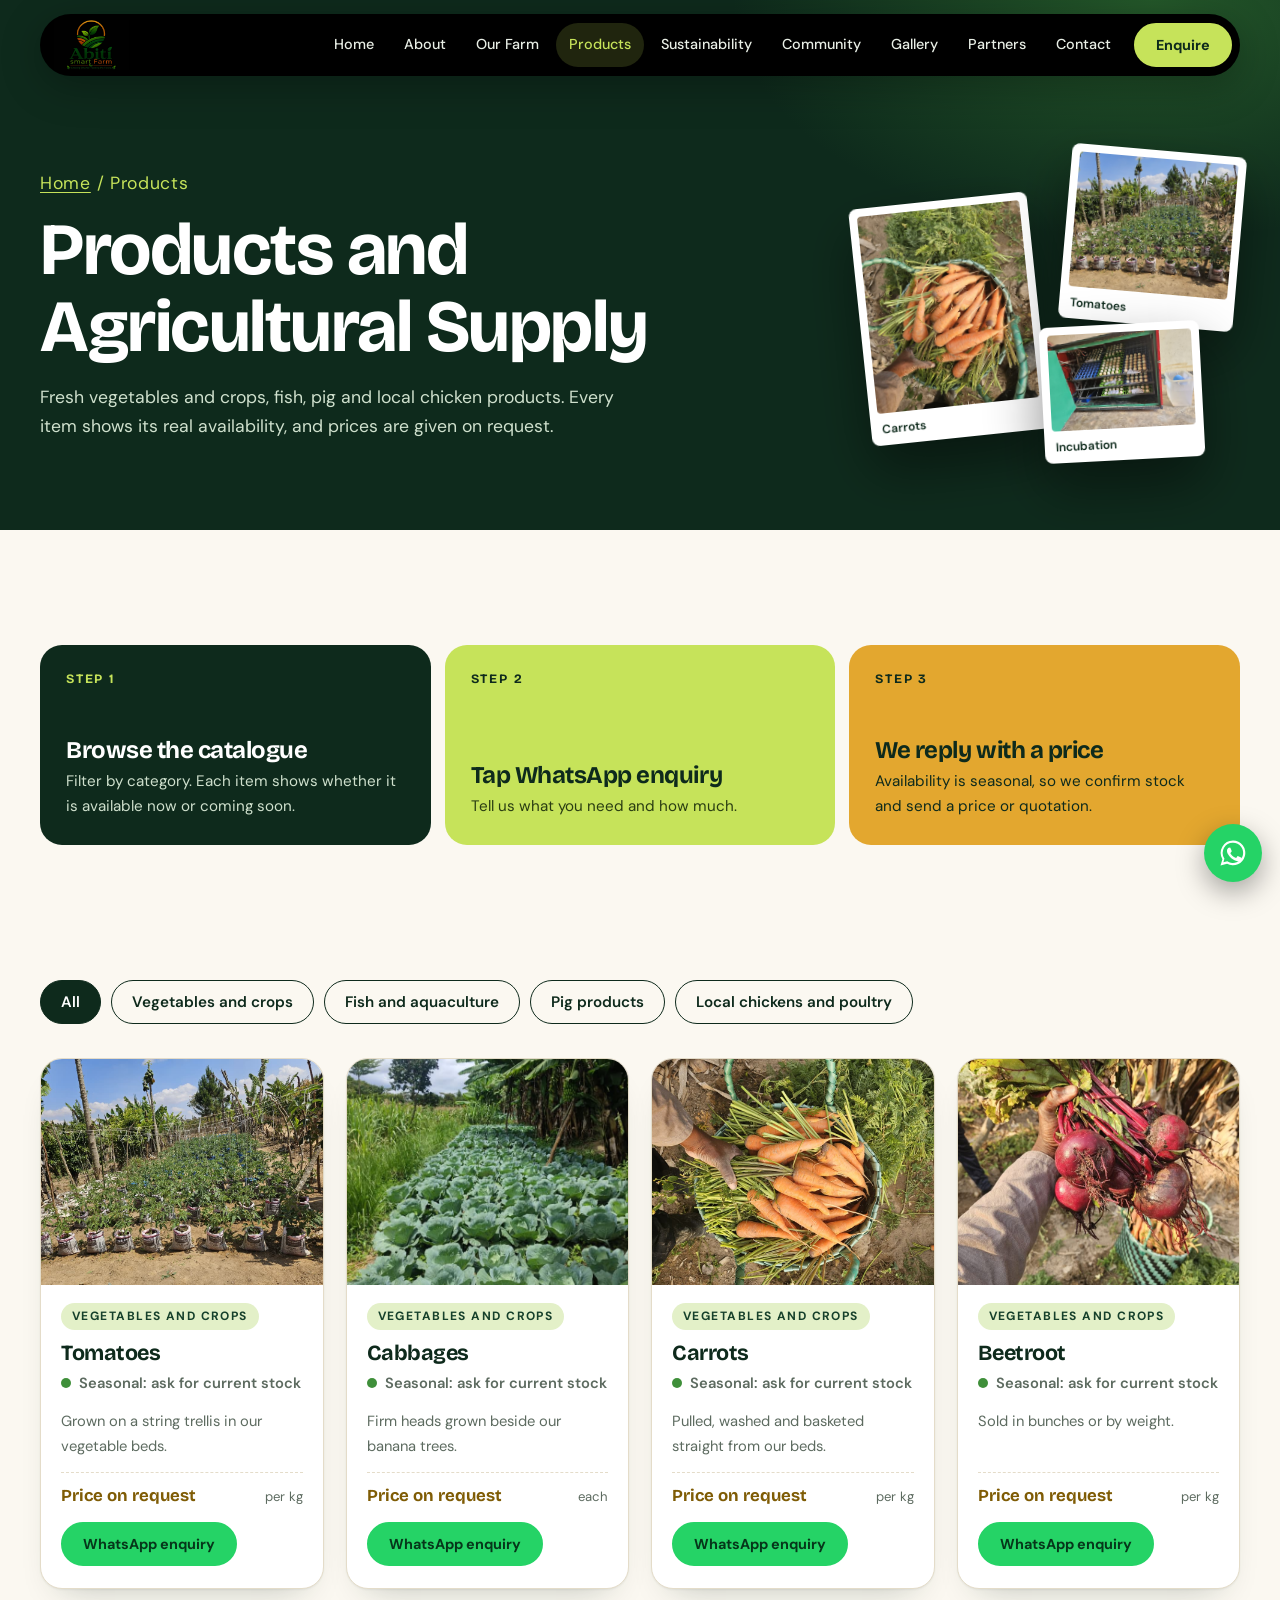
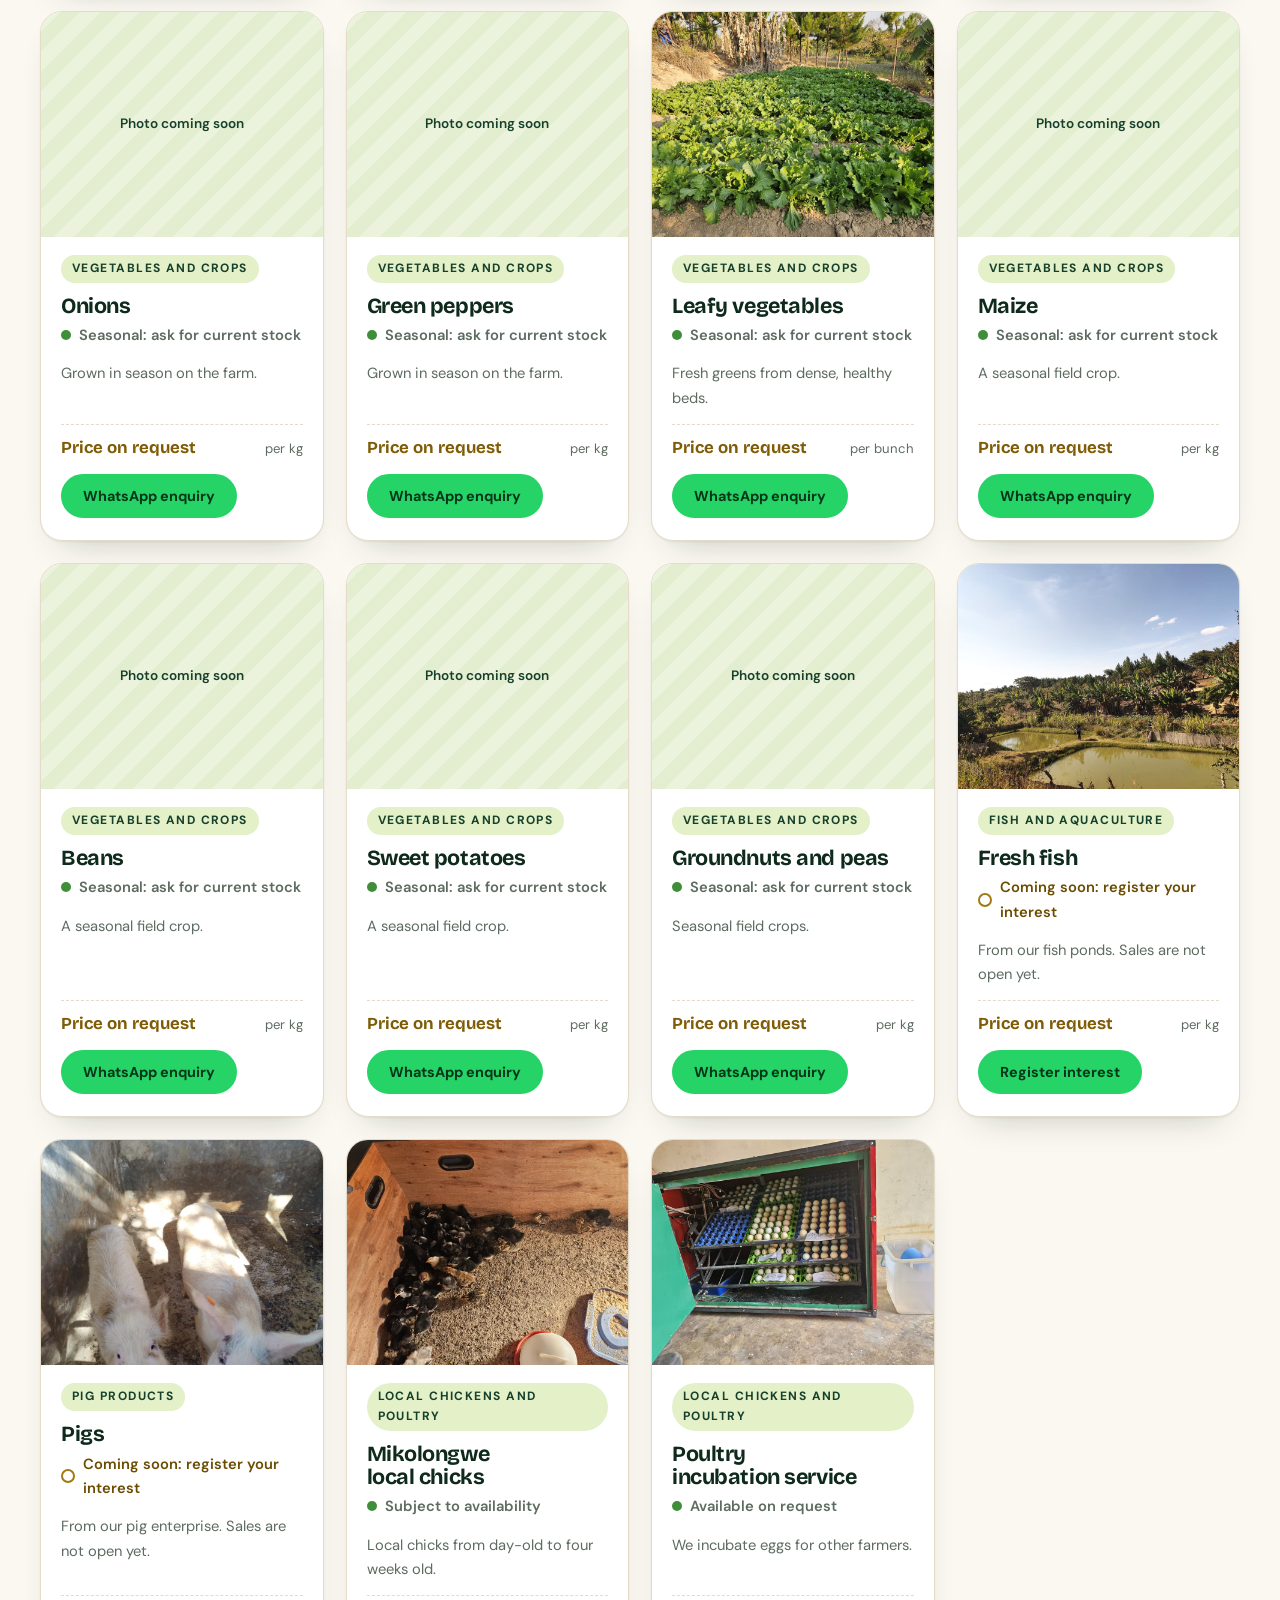
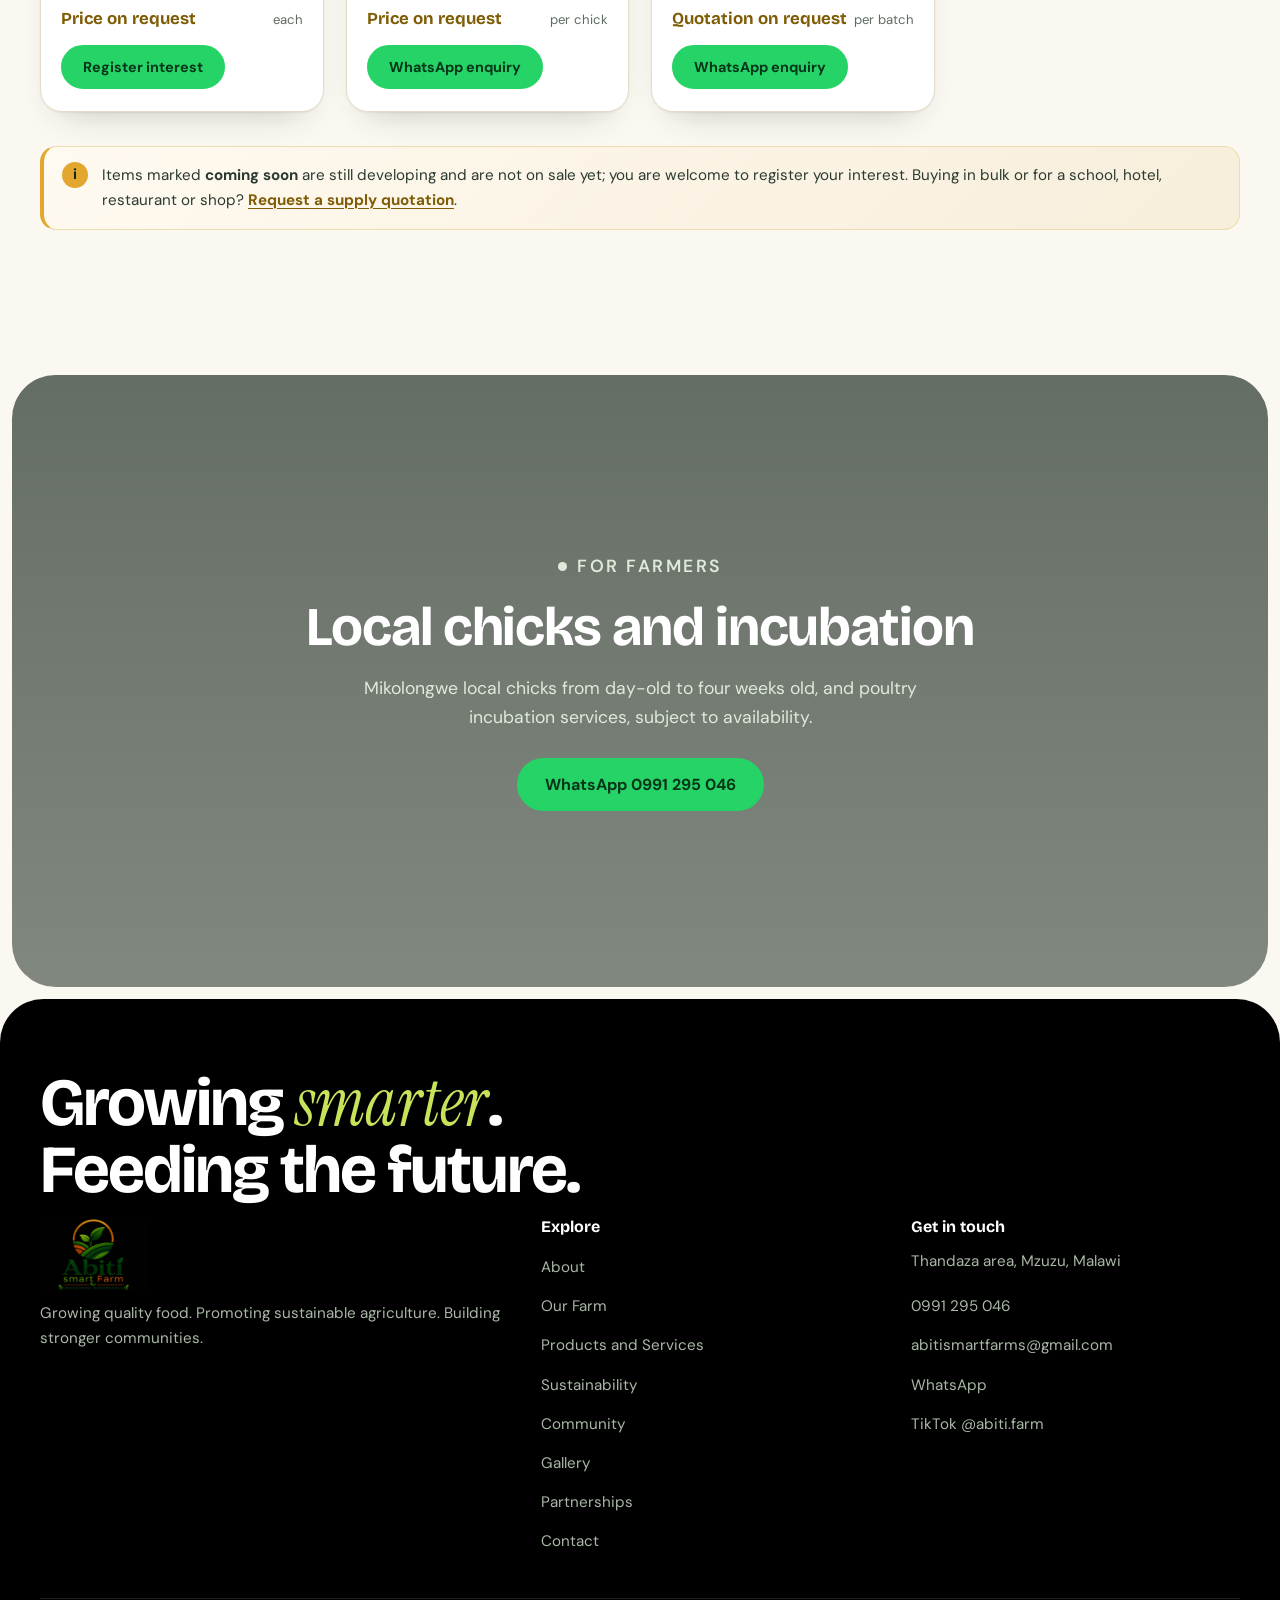
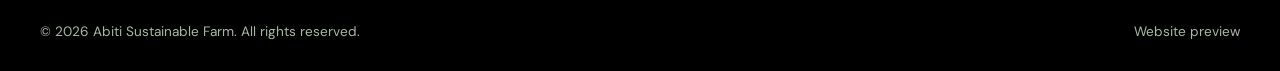
<file: products.html>
<!doctype html>
<html lang="en">
<head>
<meta charset="utf-8">
<meta name="viewport" content="width=device-width, initial-scale=1, viewport-fit=cover">
<title>Products and Agricultural Supply | Abiti Sustainable Smart Farm</title>
<meta name="description" content="Product catalogue: fresh vegetables and crops, fish and aquaculture, pig products, local chickens and poultry incubation, with availability and WhatsApp enquiries.">
<link rel="preconnect" href="https://fonts.googleapis.com">
<link rel="preconnect" href="https://fonts.gstatic.com" crossorigin>
<link href="https://fonts.googleapis.com/css2?family=Bricolage+Grotesque:wght@500;600;700;800&family=DM+Sans:wght@400;500;600;700&family=Instrument+Serif:ital@1&display=swap" rel="stylesheet">
<meta name="theme-color" content="#0e2a1c">
<script>document.documentElement.classList.add('js')</script>
<link rel="stylesheet" href="styles.css">
</head>
<body>
<a class="skip-link" href="#main">Skip to main content</a>
<header class="nav"><div class="nav-inner">
<a class="brand" href="index.html" aria-label="Abiti Sustainable Smart Farm home"><img src="images/logo.jpg" alt="Abiti Sustainable Smart Farm logo"></a>
<button class="menu-btn" aria-label="Menu" aria-expanded="false" aria-controls="menu"><span></span><span></span><span></span></button>
<nav id="menu" class="menu" aria-label="Main"><a href="index.html">Home</a><a href="about.html">About</a><a href="farm.html">Our Farm</a><a href="products.html" class="active" aria-current="page">Products</a><a href="sustainability.html">Sustainability</a><a href="community.html">Community</a><a href="gallery.html">Gallery</a><a href="partnerships.html">Partners</a><a href="contact.html">Contact</a><a class="btn btn-sm" href="products.html#enquire">Enquire</a></nav>
</div></header>
<main id="main" tabindex="-1">
<section class="page-head"><div class="wrap"><div><p class="crumbs"><a href="index.html">Home</a> / Products</p><h1>Products and Agricultural Supply</h1><p>Fresh vegetables and crops, fish, pig and local chicken products. Every item shows its real availability, and prices are given on request.</p></div><div class="mini" aria-hidden="true"><figure class="pol m1" data-speed="0.05"><img src="images/carrots-basket-2.jpg" alt=""><span>Carrots</span></figure><figure class="pol m2" data-speed="-0.04"><img src="images/tomatoes.jpg" alt=""><span>Tomatoes</span></figure><figure class="pol m3" data-speed="0.07"><img src="images/incubator.jpg" alt=""><span>Incubation</span></figure></div></div></section>
<section class="section" style="padding-bottom:20px"><div class="wrap"><div class="fbento rv">
<div class="fb sp2 dark"><div class="n">Step 1</div><h3 aria-level="2">Browse the catalogue</h3><p>Filter by category. Each item shows whether it is available now or coming soon.</p></div><div class="fb sp2 lime"><div class="n">Step 2</div><h3 aria-level="2">Tap WhatsApp enquiry</h3><p>Tell us what you need and how much.</p></div><div class="fb sp2 gold"><div class="n">Step 3</div><h3 aria-level="2">We reply with a price</h3><p>Availability is seasonal, so we confirm stock and send a price or quotation.</p></div>
</div></div></section>
<section class="section" id="enquire"><div class="wrap">
<div class="tabs" role="group" aria-label="Filter products"><button class="tab on" data-filter="all">All</button><button class="tab" data-filter="crops">Vegetables and crops</button><button class="tab" data-filter="fish">Fish and aquaculture</button><button class="tab" data-filter="pigs">Pig products</button><button class="tab" data-filter="poultry">Local chickens and poultry</button></div>
<div class="products"><article class="product" data-cat="crops"><div class="imgwrap"><img src="images/tomatoes.jpg" alt="Tomatoes" loading="lazy"></div><div class="pb"><span class="tag">Vegetables and crops</span><h3>Tomatoes</h3><p class="avail">Seasonal: ask for current stock</p><p>Grown on a string trellis in our vegetable beds.</p>
<div class="price"><strong>Price on request</strong><span>per kg</span></div>
<a class="btn btn-sm btn-wa p-wa" href="https://wa.me/265991295046?text=Hello%20Abiti%2C%20I%20would%20like%20to%20enquire%20about%20tomatoes." target="_blank" rel="noopener">WhatsApp enquiry<span class="sr-only"> about Tomatoes on WhatsApp (opens in a new tab)</span></a></div></article><article class="product" data-cat="crops"><div class="imgwrap"><img src="images/cabbages.jpg" alt="Cabbages" loading="lazy"></div><div class="pb"><span class="tag">Vegetables and crops</span><h3>Cabbages</h3><p class="avail">Seasonal: ask for current stock</p><p>Firm heads grown beside our banana trees.</p>
<div class="price"><strong>Price on request</strong><span>each</span></div>
<a class="btn btn-sm btn-wa p-wa" href="https://wa.me/265991295046?text=Hello%20Abiti%2C%20I%20would%20like%20to%20enquire%20about%20cabbages." target="_blank" rel="noopener">WhatsApp enquiry<span class="sr-only"> about Cabbages on WhatsApp (opens in a new tab)</span></a></div></article><article class="product" data-cat="crops"><div class="imgwrap"><img src="images/carrots-basket.jpg" alt="Carrots" loading="lazy"></div><div class="pb"><span class="tag">Vegetables and crops</span><h3>Carrots</h3><p class="avail">Seasonal: ask for current stock</p><p>Pulled, washed and basketed straight from our beds.</p>
<div class="price"><strong>Price on request</strong><span>per kg</span></div>
<a class="btn btn-sm btn-wa p-wa" href="https://wa.me/265991295046?text=Hello%20Abiti%2C%20I%20would%20like%20to%20enquire%20about%20carrots." target="_blank" rel="noopener">WhatsApp enquiry<span class="sr-only"> about Carrots on WhatsApp (opens in a new tab)</span></a></div></article><article class="product" data-cat="crops"><div class="imgwrap"><img src="images/beetroot-bunch.jpg" alt="Beetroot" loading="lazy"></div><div class="pb"><span class="tag">Vegetables and crops</span><h3>Beetroot</h3><p class="avail">Seasonal: ask for current stock</p><p>Sold in bunches or by weight.</p>
<div class="price"><strong>Price on request</strong><span>per kg</span></div>
<a class="btn btn-sm btn-wa p-wa" href="https://wa.me/265991295046?text=Hello%20Abiti%2C%20I%20would%20like%20to%20enquire%20about%20beetroot." target="_blank" rel="noopener">WhatsApp enquiry<span class="sr-only"> about Beetroot on WhatsApp (opens in a new tab)</span></a></div></article><article class="product" data-cat="crops"><div class="ph" role="img" aria-label="Onions: photo coming soon"><span>Photo coming soon</span></div><div class="pb"><span class="tag">Vegetables and crops</span><h3>Onions</h3><p class="avail">Seasonal: ask for current stock</p><p>Grown in season on the farm.</p>
<div class="price"><strong>Price on request</strong><span>per kg</span></div>
<a class="btn btn-sm btn-wa p-wa" href="https://wa.me/265991295046?text=Hello%20Abiti%2C%20I%20would%20like%20to%20enquire%20about%20onions." target="_blank" rel="noopener">WhatsApp enquiry<span class="sr-only"> about Onions on WhatsApp (opens in a new tab)</span></a></div></article><article class="product" data-cat="crops"><div class="ph" role="img" aria-label="Green peppers: photo coming soon"><span>Photo coming soon</span></div><div class="pb"><span class="tag">Vegetables and crops</span><h3>Green peppers</h3><p class="avail">Seasonal: ask for current stock</p><p>Grown in season on the farm.</p>
<div class="price"><strong>Price on request</strong><span>per kg</span></div>
<a class="btn btn-sm btn-wa p-wa" href="https://wa.me/265991295046?text=Hello%20Abiti%2C%20I%20would%20like%20to%20enquire%20about%20green%20peppers." target="_blank" rel="noopener">WhatsApp enquiry<span class="sr-only"> about Green peppers on WhatsApp (opens in a new tab)</span></a></div></article><article class="product" data-cat="crops"><div class="imgwrap"><img src="images/leafy-greens.jpg" alt="Leafy vegetables" loading="lazy"></div><div class="pb"><span class="tag">Vegetables and crops</span><h3>Leafy vegetables</h3><p class="avail">Seasonal: ask for current stock</p><p>Fresh greens from dense, healthy beds.</p>
<div class="price"><strong>Price on request</strong><span>per bunch</span></div>
<a class="btn btn-sm btn-wa p-wa" href="https://wa.me/265991295046?text=Hello%20Abiti%2C%20I%20would%20like%20to%20enquire%20about%20leafy%20vegetables." target="_blank" rel="noopener">WhatsApp enquiry<span class="sr-only"> about Leafy vegetables on WhatsApp (opens in a new tab)</span></a></div></article><article class="product" data-cat="crops"><div class="ph" role="img" aria-label="Maize: photo coming soon"><span>Photo coming soon</span></div><div class="pb"><span class="tag">Vegetables and crops</span><h3>Maize</h3><p class="avail">Seasonal: ask for current stock</p><p>A seasonal field crop.</p>
<div class="price"><strong>Price on request</strong><span>per kg</span></div>
<a class="btn btn-sm btn-wa p-wa" href="https://wa.me/265991295046?text=Hello%20Abiti%2C%20I%20would%20like%20to%20enquire%20about%20maize." target="_blank" rel="noopener">WhatsApp enquiry<span class="sr-only"> about Maize on WhatsApp (opens in a new tab)</span></a></div></article><article class="product" data-cat="crops"><div class="ph" role="img" aria-label="Beans: photo coming soon"><span>Photo coming soon</span></div><div class="pb"><span class="tag">Vegetables and crops</span><h3>Beans</h3><p class="avail">Seasonal: ask for current stock</p><p>A seasonal field crop.</p>
<div class="price"><strong>Price on request</strong><span>per kg</span></div>
<a class="btn btn-sm btn-wa p-wa" href="https://wa.me/265991295046?text=Hello%20Abiti%2C%20I%20would%20like%20to%20enquire%20about%20beans." target="_blank" rel="noopener">WhatsApp enquiry<span class="sr-only"> about Beans on WhatsApp (opens in a new tab)</span></a></div></article><article class="product" data-cat="crops"><div class="ph" role="img" aria-label="Sweet potatoes: photo coming soon"><span>Photo coming soon</span></div><div class="pb"><span class="tag">Vegetables and crops</span><h3>Sweet potatoes</h3><p class="avail">Seasonal: ask for current stock</p><p>A seasonal field crop.</p>
<div class="price"><strong>Price on request</strong><span>per kg</span></div>
<a class="btn btn-sm btn-wa p-wa" href="https://wa.me/265991295046?text=Hello%20Abiti%2C%20I%20would%20like%20to%20enquire%20about%20sweet%20potatoes." target="_blank" rel="noopener">WhatsApp enquiry<span class="sr-only"> about Sweet potatoes on WhatsApp (opens in a new tab)</span></a></div></article><article class="product" data-cat="crops"><div class="ph" role="img" aria-label="Groundnuts and peas: photo coming soon"><span>Photo coming soon</span></div><div class="pb"><span class="tag">Vegetables and crops</span><h3>Groundnuts and peas</h3><p class="avail">Seasonal: ask for current stock</p><p>Seasonal field crops.</p>
<div class="price"><strong>Price on request</strong><span>per kg</span></div>
<a class="btn btn-sm btn-wa p-wa" href="https://wa.me/265991295046?text=Hello%20Abiti%2C%20I%20would%20like%20to%20enquire%20about%20groundnuts%20and%20peas." target="_blank" rel="noopener">WhatsApp enquiry<span class="sr-only"> about Groundnuts and peas on WhatsApp (opens in a new tab)</span></a></div></article><article class="product" data-cat="fish"><div class="imgwrap"><img src="images/fish-ponds.jpg" alt="Fresh fish" loading="lazy"></div><div class="pb"><span class="tag">Fish and aquaculture</span><h3>Fresh fish</h3><p class="avail soon">Coming soon: register your interest</p><p>From our fish ponds. Sales are not open yet.</p>
<div class="price"><strong>Price on request</strong><span>per kg</span></div>
<a class="btn btn-sm btn-wa p-wa" href="https://wa.me/265991295046?text=Hello%20Abiti%2C%20I%20would%20like%20to%20register%20my%20interest%20in%20fresh%20fish." target="_blank" rel="noopener">Register interest<span class="sr-only"> about Fresh fish on WhatsApp (opens in a new tab)</span></a></div></article><article class="product" data-cat="pigs"><div class="imgwrap"><img src="images/pigs.jpg" alt="Pigs" loading="lazy"></div><div class="pb"><span class="tag">Pig products</span><h3>Pigs</h3><p class="avail soon">Coming soon: register your interest</p><p>From our pig enterprise. Sales are not open yet.</p>
<div class="price"><strong>Price on request</strong><span>each</span></div>
<a class="btn btn-sm btn-wa p-wa" href="https://wa.me/265991295046?text=Hello%20Abiti%2C%20I%20would%20like%20to%20register%20my%20interest%20in%20pigs." target="_blank" rel="noopener">Register interest<span class="sr-only"> about Pigs on WhatsApp (opens in a new tab)</span></a></div></article><article class="product" data-cat="poultry"><div class="imgwrap"><img src="images/chicks.jpg" alt="Mikolongwe local chicks" loading="lazy" style="object-position:12% 45%"></div><div class="pb"><span class="tag">Local chickens and poultry</span><h3>Mikolongwe local chicks</h3><p class="avail">Subject to availability</p><p>Local chicks from day-old to four weeks old.</p>
<div class="price"><strong>Price on request</strong><span>per chick</span></div>
<a class="btn btn-sm btn-wa p-wa" href="https://wa.me/265991295046?text=Hello%20Abiti%2C%20I%20would%20like%20to%20enquire%20about%20mikolongwe%20local%20chicks." target="_blank" rel="noopener">WhatsApp enquiry<span class="sr-only"> about Mikolongwe local chicks on WhatsApp (opens in a new tab)</span></a></div></article><article class="product" data-cat="poultry"><div class="imgwrap"><img src="images/incubator.jpg" alt="Poultry incubation service" loading="lazy"></div><div class="pb"><span class="tag">Local chickens and poultry</span><h3>Poultry incubation service</h3><p class="avail">Available on request</p><p>We incubate eggs for other farmers.</p>
<div class="price"><strong>Quotation on request</strong><span>per batch</span></div>
<a class="btn btn-sm btn-wa p-wa" href="https://wa.me/265991295046?text=Hello%20Abiti%2C%20I%20would%20like%20to%20enquire%20about%20poultry%20incubation%20service." target="_blank" rel="noopener">WhatsApp enquiry<span class="sr-only"> about Poultry incubation service on WhatsApp (opens in a new tab)</span></a></div></article></div>
<p class="notice" style="margin-top:34px">Items marked <b>coming soon</b> are still developing and are not on sale yet; you are welcome to register your interest. Buying in bulk or for a school, hotel, restaurant or shop? <a href="contact.html?item=Supply+quotation" style="color:var(--gold-deep);font-weight:700">Request a supply quotation</a>.</p>
</div></section>
<section class="band" style="--img:url(images/chicks.jpg)"><div class="wrap rv"><p class="eyebrow">For farmers</p><h2>Local chicks and incubation</h2><p>Mikolongwe local chicks from day-old to four weeks old, and poultry incubation services, subject to availability.</p><div class="hero-cta"><a href="https://wa.me/265991295046" class="btn btn-wa" target="_blank" rel="noopener">WhatsApp 0991 295 046<span class="sr-only"> (opens in a new tab)</span></a></div></div></section>
</main>
<footer class="footer"><div class="wrap">
<p class="footer-big">Growing <em>smarter</em>.<br>Feeding the future.</p>
<div class="footer-top">
<div><img src="images/logo.jpg" alt="Abiti Sustainable Smart Farm" style="height:72px;margin-bottom:10px"><p>Growing quality food. Promoting sustainable agriculture. Building stronger communities.</p></div>
<div><h3 aria-level="2">Explore</h3><a href="about.html">About</a><a href="farm.html">Our Farm</a><a href="products.html">Products and Services</a><a href="sustainability.html">Sustainability</a><a href="community.html">Community</a><a href="gallery.html">Gallery</a><a href="partnerships.html">Partnerships</a><a href="contact.html">Contact</a></div>
<div><h3 aria-level="2">Get in touch</h3><p>Thandaza area, Mzuzu, Malawi</p><a href="tel:+265991295046">0991 295 046</a><a href="mailto:abitismartfarms@gmail.com">abitismartfarms@gmail.com</a><a href="https://wa.me/265991295046" target="_blank" rel="noopener">WhatsApp<span class="sr-only"> (opens in a new tab)</span></a><a href="https://www.tiktok.com/@abiti.farm" target="_blank" rel="noopener">TikTok @abiti.farm<span class="sr-only"> (opens in a new tab)</span></a></div>
</div>
<div class="footer-inner"><p>&copy; <span id="year"></span> Abiti Sustainable Farm. All rights reserved.</p><p>Website preview</p></div>
</div>
<a class="wa-float" href="https://wa.me/265991295046" target="_blank" rel="noopener" aria-label="Chat with us on WhatsApp (opens in a new tab)"><svg viewBox="0 0 24 24" aria-hidden="true"><path d="M12.04 2a9.9 9.9 0 0 0-8.5 14.9L2 22l5.25-1.38A9.9 9.9 0 1 0 12.04 2zm0 1.8a8.1 8.1 0 1 1-4.3 15l-.3-.18-3.1.82.83-3.02-.2-.31A8.1 8.1 0 0 1 12.04 3.8zm-3.1 3.9c-.2 0-.5.07-.77.37-.26.3-1 1-1 2.4s1.03 2.8 1.17 3c.14.2 2 3.2 4.9 4.35 2.4.95 2.9.76 3.4.7.52-.05 1.7-.7 1.93-1.37.24-.67.24-1.25.17-1.37-.07-.12-.26-.2-.55-.34-.3-.15-1.7-.84-1.97-.94-.26-.1-.46-.14-.65.15-.2.3-.75.94-.92 1.13-.17.2-.34.22-.63.07-.3-.15-1.24-.46-2.36-1.45-.87-.78-1.46-1.74-1.63-2.03-.17-.3-.02-.46.13-.6.13-.14.3-.34.44-.5.15-.17.2-.3.3-.5.1-.2.05-.37-.02-.52-.07-.15-.65-1.6-.9-2.17-.23-.55-.47-.5-.65-.5z"/></svg></a>
</footer>
<script src="script.js"></script>
</body>
</html>
</file>
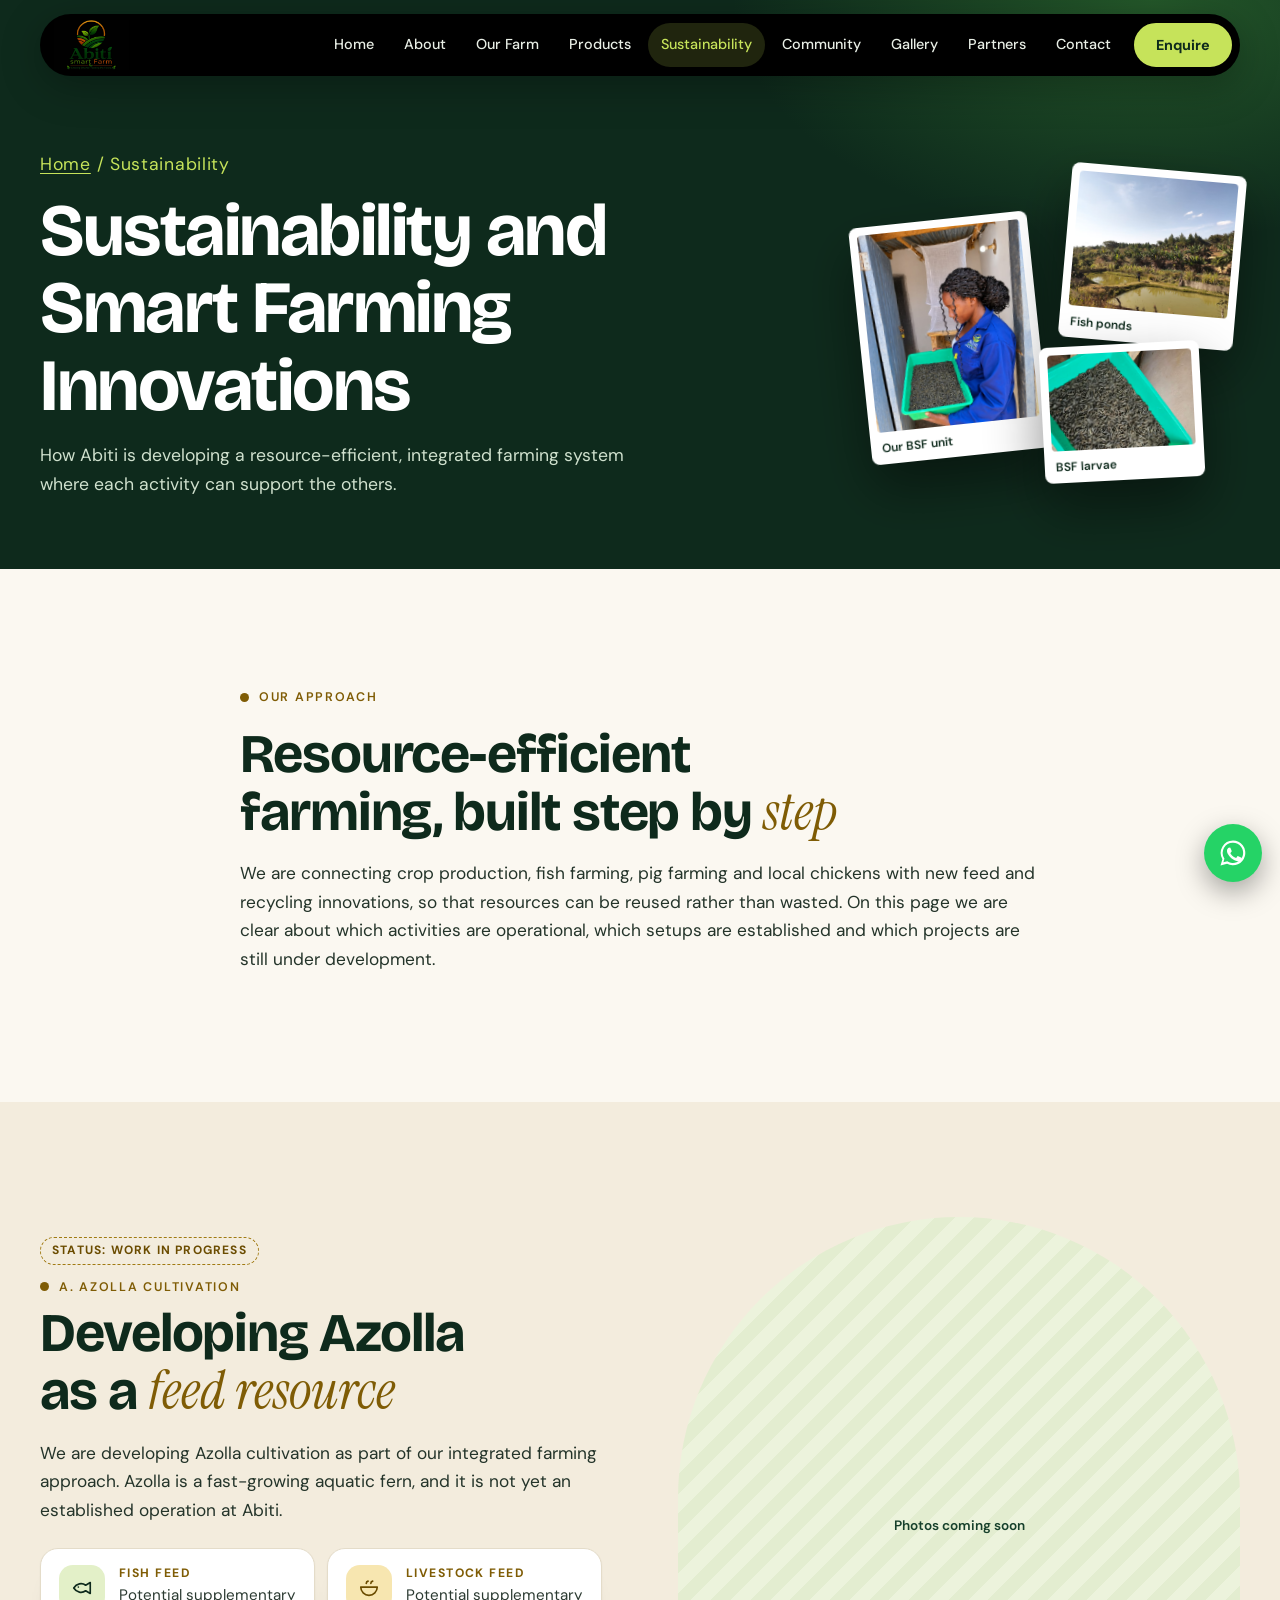
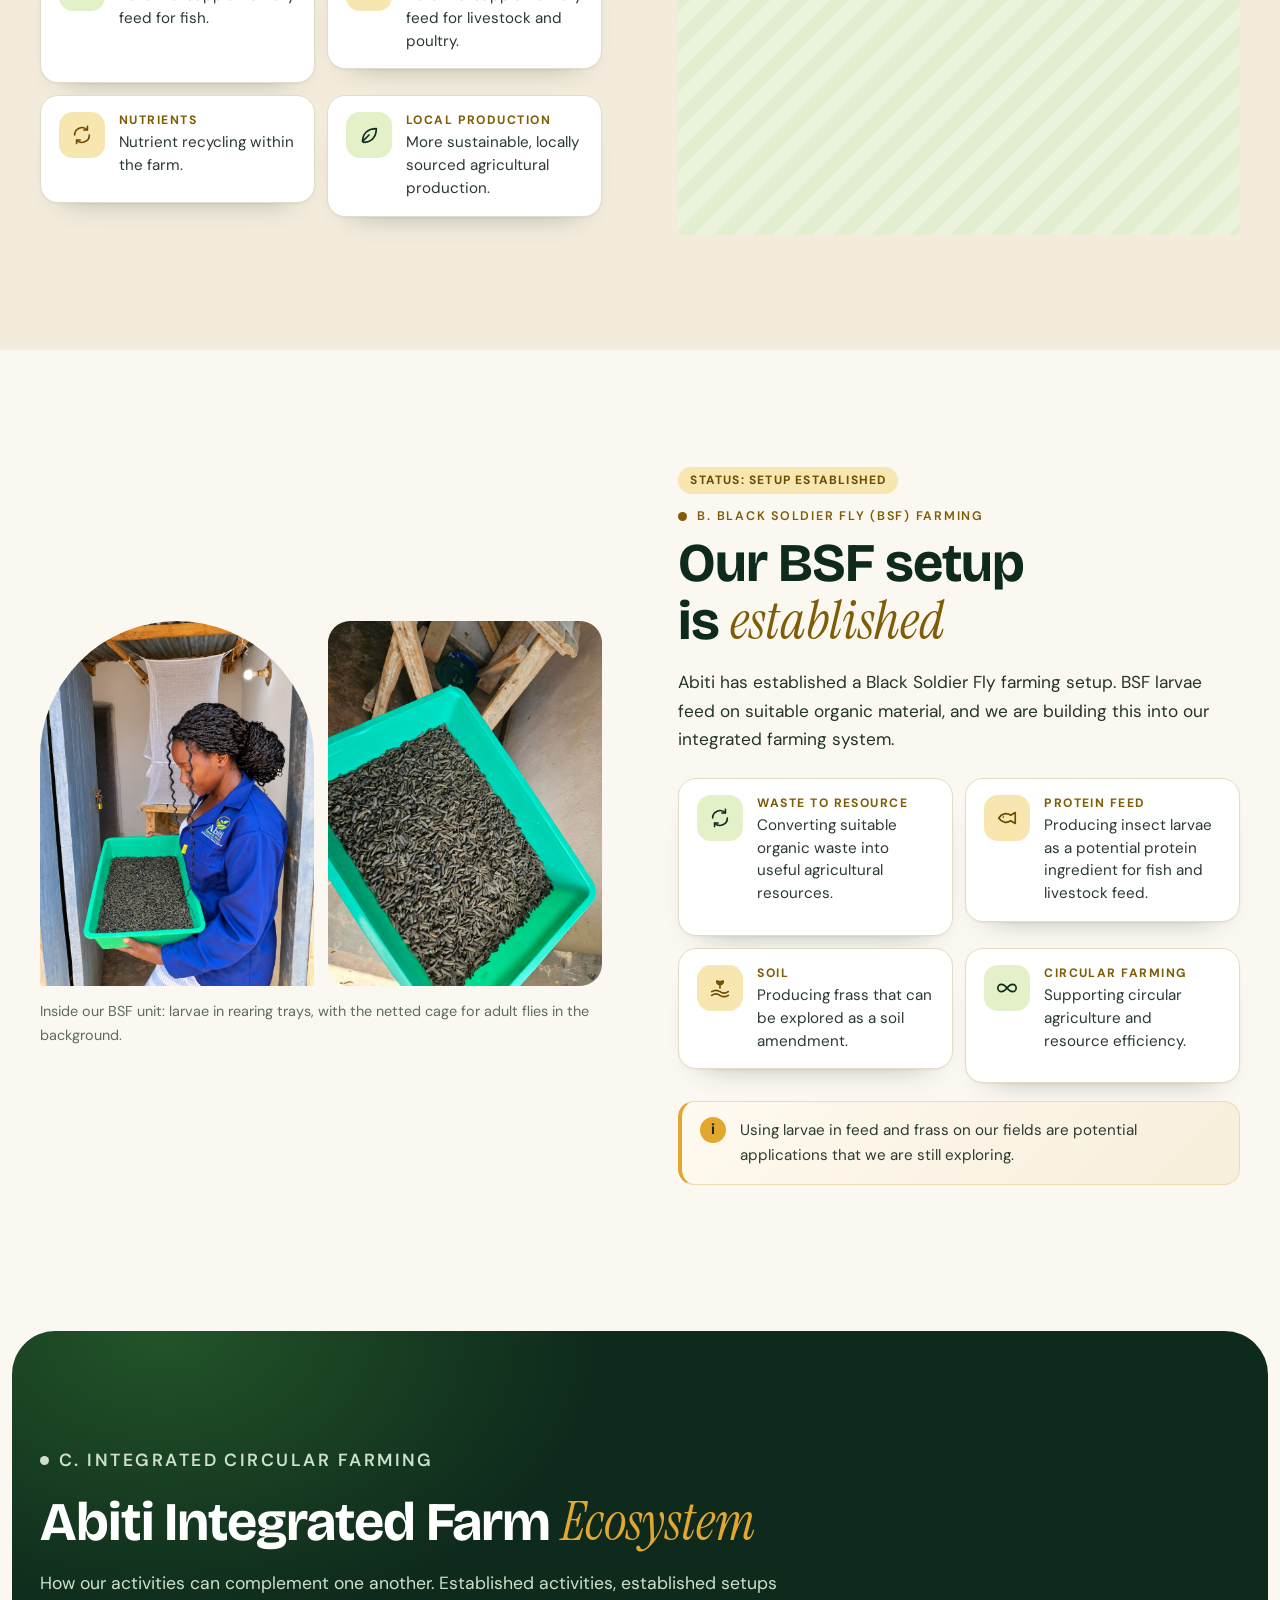
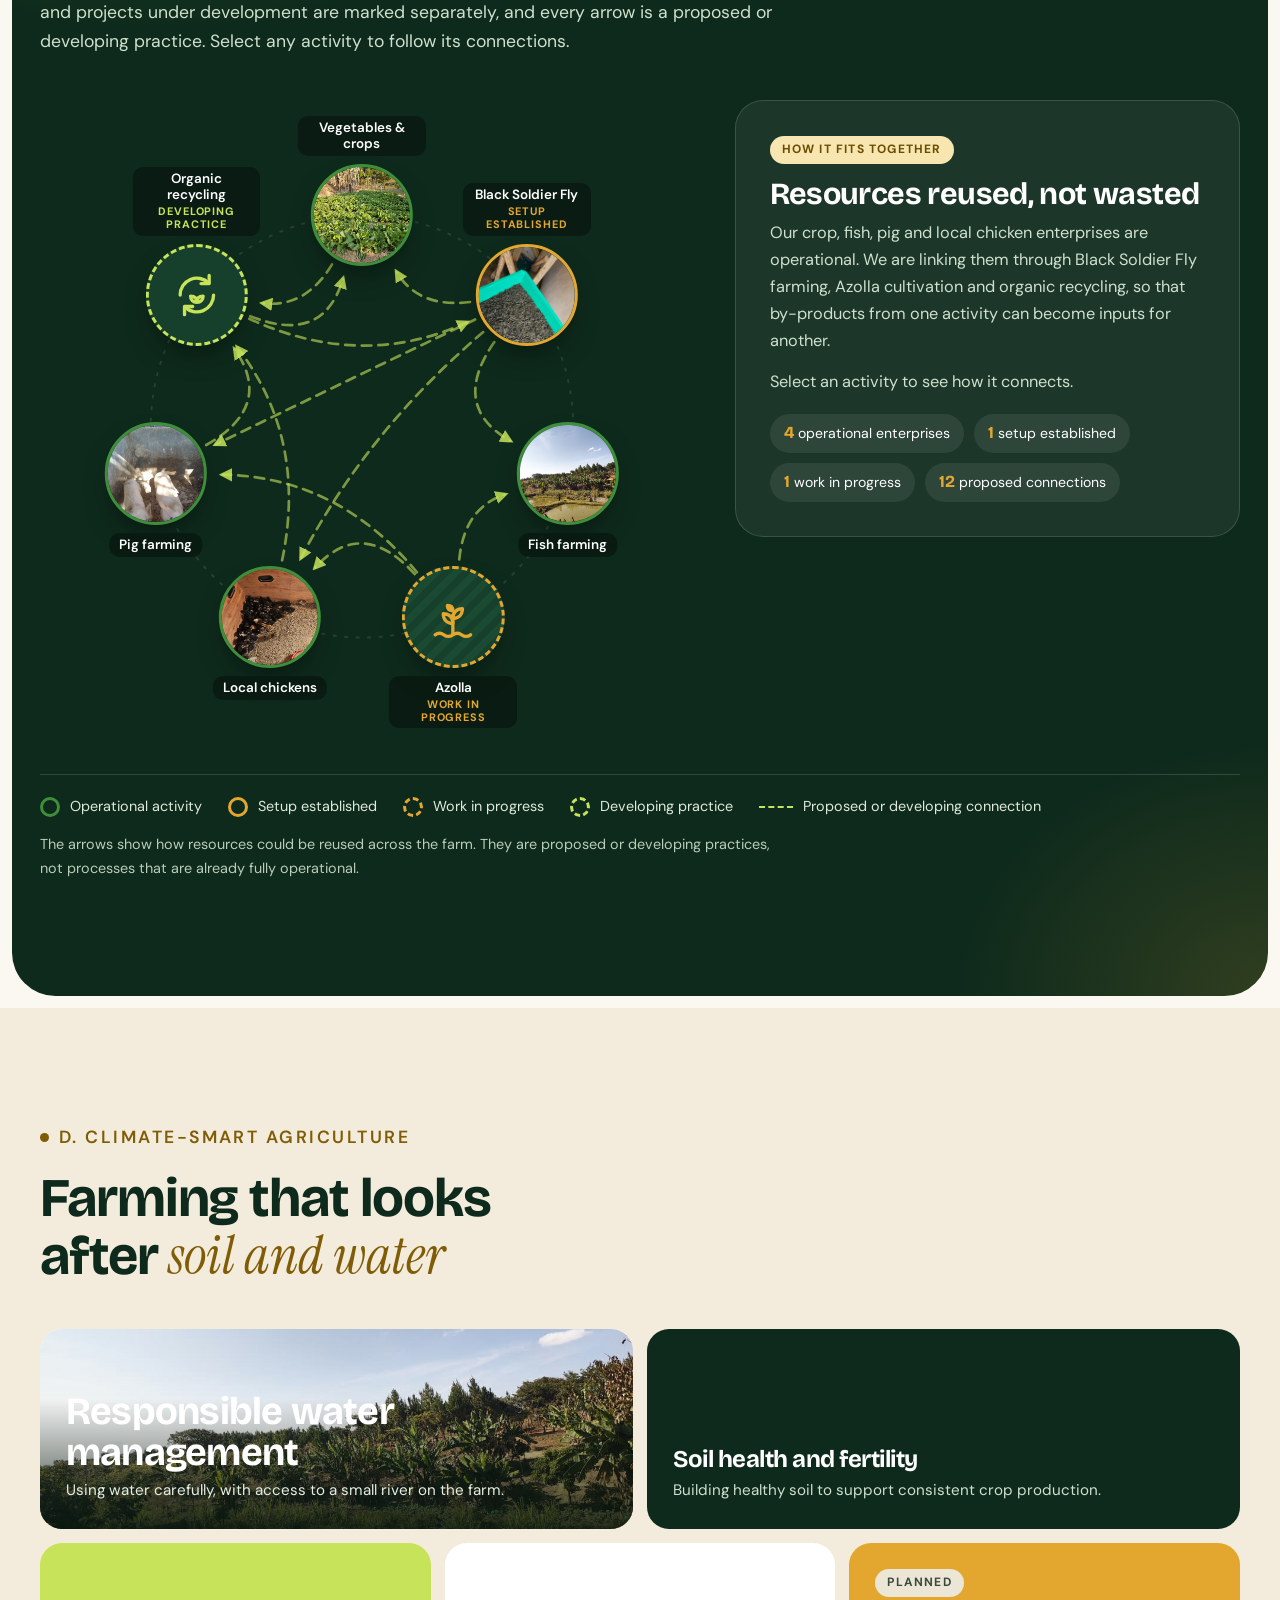
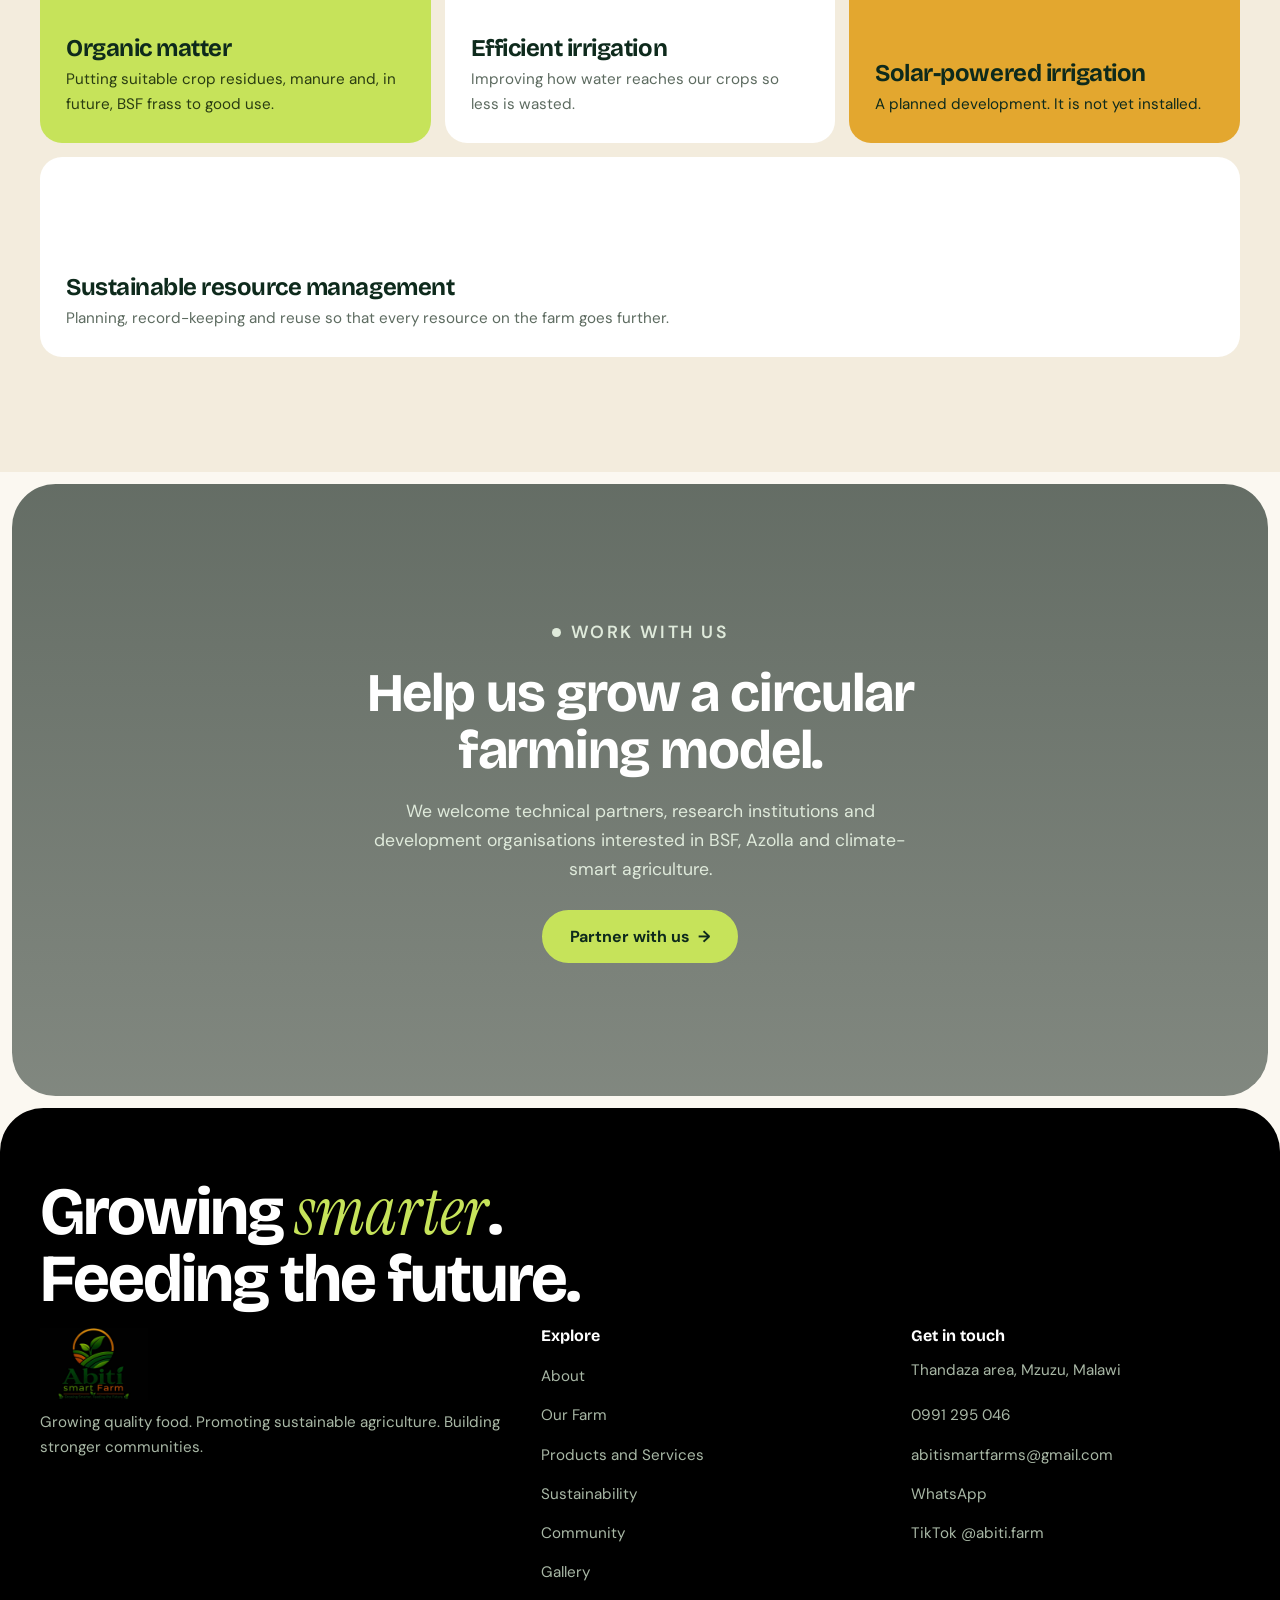
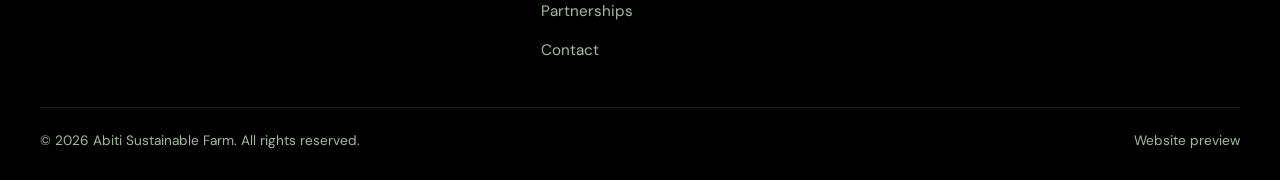
<file: sustainability.html>
<!doctype html>
<html lang="en">
<head>
<meta charset="utf-8">
<meta name="viewport" content="width=device-width, initial-scale=1, viewport-fit=cover">
<title>Sustainability and Smart Farming Innovations | Abiti Sustainable Smart Farm</title>
<meta name="description" content="Azolla cultivation (work in progress), Black Soldier Fly farming (setup established), integrated circular farming and climate-smart agriculture at Abiti Sustainable Smart Farm.">
<link rel="preconnect" href="https://fonts.googleapis.com">
<link rel="preconnect" href="https://fonts.gstatic.com" crossorigin>
<link href="https://fonts.googleapis.com/css2?family=Bricolage+Grotesque:wght@500;600;700;800&family=DM+Sans:wght@400;500;600;700&family=Instrument+Serif:ital@1&display=swap" rel="stylesheet">
<meta name="theme-color" content="#0e2a1c">
<script>document.documentElement.classList.add('js')</script>
<link rel="stylesheet" href="styles.css">
</head>
<body>
<a class="skip-link" href="#main">Skip to main content</a>
<header class="nav"><div class="nav-inner">
<a class="brand" href="index.html" aria-label="Abiti Sustainable Smart Farm home"><img src="images/logo.jpg" alt="Abiti Sustainable Smart Farm logo"></a>
<button class="menu-btn" aria-label="Menu" aria-expanded="false" aria-controls="menu"><span></span><span></span><span></span></button>
<nav id="menu" class="menu" aria-label="Main"><a href="index.html">Home</a><a href="about.html">About</a><a href="farm.html">Our Farm</a><a href="products.html">Products</a><a href="sustainability.html" class="active" aria-current="page">Sustainability</a><a href="community.html">Community</a><a href="gallery.html">Gallery</a><a href="partnerships.html">Partners</a><a href="contact.html">Contact</a><a class="btn btn-sm" href="products.html#enquire">Enquire</a></nav>
</div></header>
<main id="main" tabindex="-1">
<section class="page-head"><div class="wrap"><div><p class="crumbs"><a href="index.html">Home</a> / Sustainability</p><h1>Sustainability and Smart Farming Innovations</h1><p>How Abiti is developing a resource-efficient, integrated farming system where each activity can support the others.</p></div><div class="mini" aria-hidden="true"><figure class="pol m1" data-speed="0.05"><img src="images/bsf-unit.jpg" alt="" style="object-position:50% 30%"><span>Our BSF unit</span></figure><figure class="pol m2" data-speed="-0.04"><img src="images/fish-ponds.jpg" alt=""><span>Fish ponds</span></figure><figure class="pol m3" data-speed="0.07"><img src="images/bsf-larvae.jpg" alt=""><span>BSF larvae</span></figure></div></div></section>
<section class="section"><div class="wrap" style="max-width:800px"><div class="rv"><p class="eyebrow dark">Our approach</p><h2>Resource-efficient farming, built step by <em>step</em></h2>
<p>We are connecting crop production, fish farming, pig farming and local chickens with new feed and recycling innovations, so that resources can be reused rather than wasted. On this page we are clear about which activities are operational, which setups are established and which projects are still under development.</p></div></div></section>

<section class="section cream" id="azolla"><div class="wrap split">
<div class="rv"><span class="badge wip">Status: Work in progress</span><p class="eyebrow dark">A. Azolla cultivation</p><h2>Developing Azolla as a <em>feed resource</em></h2>
<p>We are developing Azolla cultivation as part of our integrated farming approach. Azolla is a fast-growing aquatic fern, and it is not yet an established operation at Abiti.</p>
<ul class="icards"><li><span class="ic"><svg viewBox="0 0 24 24" aria-hidden="true"><path d="M3 12c3-5 9-6 13-3l5-3v12l-5-3c-4 3-10 2-13-3z"/><path d="M8 11h.01"/></svg></span><div><b>Fish feed</b>Potential supplementary feed for fish.</div></li><li class="g"><span class="ic"><svg viewBox="0 0 24 24" aria-hidden="true"><path d="M3 11h18a9 9 0 0 1-18 0z"/><path d="M9 7c0-1.4.8-2.2 2-2.5M14 7c0-1.4.8-2.2 2-2.5"/></svg></span><div><b>Livestock feed</b>Potential supplementary feed for livestock and poultry.</div></li><li class="g"><span class="ic"><svg viewBox="0 0 24 24" aria-hidden="true"><path d="M20 12a8 8 0 0 1-13.7 5.7"/><path d="M4 12a8 8 0 0 1 13.7-5.7"/><path d="M17.9 2.6v3.9H14"/><path d="M6.1 21.4v-3.9H10"/></svg></span><div><b>Nutrients</b>Nutrient recycling within the farm.</div></li><li><span class="ic"><svg viewBox="0 0 24 24" aria-hidden="true"><path d="M5 19c0-8 5-14 15-14 0 10-6 15-14 15"/><path d="M5 19l7-7"/></svg></span><div><b>Local production</b>More sustainable, locally sourced agricultural production.</div></li></ul></div>
<div class="e-media rv"><div class="ph" role="img" aria-label="Azolla: photos coming soon"><span>Photos coming soon</span></div></div>
</div></section>

<section class="section" id="bsf"><div class="wrap split">
<figure class="photo-pair rv"><img src="images/bsf-unit.jpg" alt="A team member in an Abiti coat holds a tray of Black Soldier Fly larvae inside the BSF unit, with a netted fly cage in the background" loading="lazy" style="object-position:50% 30%"><img src="images/bsf-larvae.jpg" alt="A close-up of a green tray filled with dark Black Soldier Fly larvae" loading="lazy"><figcaption>Inside our BSF unit: larvae in rearing trays, with the netted cage for adult flies in the background.</figcaption></figure>
<div class="rv"><span class="badge">Status: Setup established</span><p class="eyebrow dark">B. Black Soldier Fly (BSF) farming</p><h2>Our BSF setup is <em>established</em></h2>
<p>Abiti has established a Black Soldier Fly farming setup. BSF larvae feed on suitable organic material, and we are building this into our integrated farming system.</p>
<ul class="icards"><li><span class="ic"><svg viewBox="0 0 24 24" aria-hidden="true"><path d="M20 12a8 8 0 0 1-13.7 5.7"/><path d="M4 12a8 8 0 0 1 13.7-5.7"/><path d="M17.9 2.6v3.9H14"/><path d="M6.1 21.4v-3.9H10"/></svg></span><div><b>Waste to resource</b>Converting suitable organic waste into useful agricultural resources.</div></li><li class="g"><span class="ic"><svg viewBox="0 0 24 24" aria-hidden="true"><path d="M3 12c3-5 9-6 13-3l5-3v12l-5-3c-4 3-10 2-13-3z"/><path d="M8 11h.01"/></svg></span><div><b>Protein feed</b>Producing insect larvae as a potential protein ingredient for fish and livestock feed.</div></li><li class="g"><span class="ic"><svg viewBox="0 0 24 24" aria-hidden="true"><path d="M3 16c3-2 6-2 9 0s6 2 9 0"/><path d="M3 20c3-2 6-2 9 0s6 2 9 0"/><path d="M12 12V5"/><path d="M12 8c-2 0-3.5-1.5-3.5-3.5 2 0 3.5 1.5 3.5 3.5zm0 0c2 0 3.5-1.5 3.5-3.5-2 0-3.5 1.5-3.5 3.5z"/></svg></span><div><b>Soil</b>Producing frass that can be explored as a soil amendment.</div></li><li><span class="ic"><svg viewBox="0 0 24 24" aria-hidden="true"><path d="M12 12c-2-2.5-4-4-6-4a4 4 0 0 0 0 8c2 0 4-1.5 6-4zm0 0c2 2.5 4 4 6 4a4 4 0 0 0 0-8c-2 0-4 1.5-6 4z"/></svg></span><div><b>Circular farming</b>Supporting circular agriculture and resource efficiency.</div></li></ul>
<p class="notice">Using larvae in feed and frass on our fields are potential applications that we are still exploring.</p></div>
</div></section>

<section class="section eco-sec" id="ecosystem" aria-labelledby="eco-title"><div class="wrap">
<div class="section-head rv"><p class="eyebrow">C. Integrated circular farming</p><h2 id="eco-title">Abiti Integrated Farm <em>Ecosystem</em></h2><p>How our activities can complement one another. Established activities, established setups and projects under development are marked separately, and every arrow is a proposed or developing practice. Select any activity to follow its connections.</p></div>
<div data-eco><ul class="eco-fallback"><li><b>Operational:</b> vegetable and crop production, fish farming, pig farming and local chicken farming.</li><li><b>Setup established:</b> Black Soldier Fly farming.</li><li><b>Work in progress:</b> Azolla cultivation.</li><li><b>Developing practice:</b> organic waste management and nutrient recycling.</li><li><b>Proposed connections:</b> suitable crop residues and manure feed BSF larvae; BSF larvae and Azolla are explored as supplementary feed for fish, pigs and chickens; BSF frass is explored as a soil amendment.</li></ul></div>
</div></section>

<section class="section cream" id="climate"><div class="wrap"><div class="section-head rv"><p class="eyebrow dark">D. Climate-smart agriculture</p><h2>Farming that looks after <em>soil and water</em></h2></div>
<div class="fbento rv"><div class="fb sp3 photo"><img src="images/fish-ponds.jpg" alt="" loading="lazy"><h3>Responsible water management</h3><p>Using water carefully, with access to a small river on the farm.</p></div><div class="fb sp3 dark"><h3>Soil health and fertility</h3><p>Building healthy soil to support consistent crop production.</p></div><div class="fb sp2 lime"><h3>Organic matter</h3><p>Putting suitable crop residues, manure and, in future, BSF frass to good use.</p></div><div class="fb sp2 white"><h3>Efficient irrigation</h3><p>Improving how water reaches our crops so less is wasted.</p></div><div class="fb sp2 gold"><span class="badge plan">Planned</span><h3>Solar-powered irrigation</h3><p>A planned development. It is not yet installed.</p></div><div class="fb sp6 white"><h3>Sustainable resource management</h3><p>Planning, record-keeping and reuse so that every resource on the farm goes further.</p></div></div></div></section>

<section class="band" style="--img:url(images/leafy-rows.jpg)"><div class="wrap rv"><p class="eyebrow">Work with us</p><h2>Help us grow a circular farming model.</h2><p>We welcome technical partners, research institutions and development organisations interested in BSF, Azolla and climate-smart agriculture.</p><div class="hero-cta"><a href="partnerships.html" class="btn">Partner with us</a></div></div></section>

</main>
<footer class="footer"><div class="wrap">
<p class="footer-big">Growing <em>smarter</em>.<br>Feeding the future.</p>
<div class="footer-top">
<div><img src="images/logo.jpg" alt="Abiti Sustainable Smart Farm" style="height:72px;margin-bottom:10px"><p>Growing quality food. Promoting sustainable agriculture. Building stronger communities.</p></div>
<div><h3 aria-level="2">Explore</h3><a href="about.html">About</a><a href="farm.html">Our Farm</a><a href="products.html">Products and Services</a><a href="sustainability.html">Sustainability</a><a href="community.html">Community</a><a href="gallery.html">Gallery</a><a href="partnerships.html">Partnerships</a><a href="contact.html">Contact</a></div>
<div><h3 aria-level="2">Get in touch</h3><p>Thandaza area, Mzuzu, Malawi</p><a href="tel:+265991295046">0991 295 046</a><a href="mailto:abitismartfarms@gmail.com">abitismartfarms@gmail.com</a><a href="https://wa.me/265991295046" target="_blank" rel="noopener">WhatsApp<span class="sr-only"> (opens in a new tab)</span></a><a href="https://www.tiktok.com/@abiti.farm" target="_blank" rel="noopener">TikTok @abiti.farm<span class="sr-only"> (opens in a new tab)</span></a></div>
</div>
<div class="footer-inner"><p>&copy; <span id="year"></span> Abiti Sustainable Farm. All rights reserved.</p><p>Website preview</p></div>
</div>
<a class="wa-float" href="https://wa.me/265991295046" target="_blank" rel="noopener" aria-label="Chat with us on WhatsApp (opens in a new tab)"><svg viewBox="0 0 24 24" aria-hidden="true"><path d="M12.04 2a9.9 9.9 0 0 0-8.5 14.9L2 22l5.25-1.38A9.9 9.9 0 1 0 12.04 2zm0 1.8a8.1 8.1 0 1 1-4.3 15l-.3-.18-3.1.82.83-3.02-.2-.31A8.1 8.1 0 0 1 12.04 3.8zm-3.1 3.9c-.2 0-.5.07-.77.37-.26.3-1 1-1 2.4s1.03 2.8 1.17 3c.14.2 2 3.2 4.9 4.35 2.4.95 2.9.76 3.4.7.52-.05 1.7-.7 1.93-1.37.24-.67.24-1.25.17-1.37-.07-.12-.26-.2-.55-.34-.3-.15-1.7-.84-1.97-.94-.26-.1-.46-.14-.65.15-.2.3-.75.94-.92 1.13-.17.2-.34.22-.63.07-.3-.15-1.24-.46-2.36-1.45-.87-.78-1.46-1.74-1.63-2.03-.17-.3-.02-.46.13-.6.13-.14.3-.34.44-.5.15-.17.2-.3.3-.5.1-.2.05-.37-.02-.52-.07-.15-.65-1.6-.9-2.17-.23-.55-.47-.5-.65-.5z"/></svg></a>
</footer>
<script src="script.js"></script>
</body>
</html>
</file>
<file: styles.css>
:root { --font-display: 'Bricolage Grotesque'; --font-accent: 'Instrument Serif'; --font-body: 'DM Sans'; }
/* Abiti Sustainable Smart Farm: earthy, editorial, photo-led.
   Brand colours from the owner's brief: forest green, leaf green, gold and white.
   Layout idea: dark forest hero with arch-shaped photos, soft cream sections, a black floating nav that matches the logo. */
:root {
  --forest: #0e2a1c;
  --forest-2: #16402b;
  --leaf: #3f8f3a;
  --lime: #c6e35a;
  --gold: #e3a72f;
  --gold-deep: #7f5c05; /* gold for text on light backgrounds, 5:1 on cream */
  --cream: #f3ecdd;
  --paper: #fbf8f1;
  --clay: #5a3a24;
  --clay-deep: #2f1f13;
  --ink: #14201a;
  --muted: #5d6b60;
  --line: #e4dcc9;
  --radius: 22px;
  --f-display: var(--font-display), 'Helvetica Neue', Arial, sans-serif;
  --f-accent: var(--font-accent), Georgia, serif;
  --f-body: var(--font-body), system-ui, sans-serif;

  /* legacy aliases used by admin screens */
  --green-900: var(--forest); --green-800: var(--forest-2); --green-700: #1f5a35; --green-500: var(--leaf);
  --orange: var(--gold-deep);
}
* { box-sizing: border-box; margin: 0; }
html { scroll-behavior: smooth; }
body { background: var(--paper); color: var(--ink); font-family: var(--f-body); line-height: 1.65; font-size: 1.02rem; -webkit-font-smoothing: antialiased; }
img { max-width: 100%; display: block; }
a { color: inherit; text-decoration: none; }
p { margin-bottom: 14px; }
.wrap { width: min(1200px, 100% - 40px); margin-inline: auto; }
h1, h2, h3, h4 { font-family: var(--f-display); line-height: 1.05; letter-spacing: -.02em; font-weight: 700; text-wrap: balance; }
h2 { font-size: clamp(2rem, 4.6vw, 3.4rem); color: var(--forest); margin-bottom: 18px; }
h3 { font-size: 1.35rem; color: var(--forest); }
em, .accent { font-family: var(--f-accent); font-style: italic; font-weight: 400; letter-spacing: 0; }
:focus-visible { outline: 3px solid var(--forest); outline-offset: 3px; box-shadow: 0 0 0 3px #fff; }

.eyebrow { display: inline-flex; align-items: center; gap: 10px; font-size: .78rem; font-weight: 600; letter-spacing: .14em; text-transform: uppercase; color: var(--lime); margin-bottom: 18px; }
.eyebrow::before { content: ""; width: 9px; height: 9px; border-radius: 50%; background: currentColor; }
.eyebrow.dark { color: var(--gold-deep); }

.btn { display: inline-flex; align-items: center; justify-content: center; gap: 8px; background: var(--lime); color: var(--forest); padding: 14px 26px; border-radius: 999px; font-weight: 700; border: 2px solid var(--lime); cursor: pointer; font: 700 1rem var(--f-body); transition: transform .25s, background .25s, box-shadow .25s; }
.btn:hover { transform: translateY(-3px); box-shadow: 0 10px 24px rgba(0,0,0,.18); }
.btn:disabled { opacity: .6; cursor: wait; transform: none; box-shadow: none; }
.btn-sm { padding: 9px 20px; font-size: .9rem; }
.btn-dark { background: var(--forest); border-color: var(--forest); color: #fff; }
.btn-ghost { background: transparent; color: #fff; border-color: rgba(255,255,255,.55); }
.btn-ghost:hover { background: rgba(255,255,255,.12); }
.btn-line { background: transparent; color: var(--forest); border-color: var(--forest); }
.btn-line:hover { background: var(--forest); color: #fff; }
.btn-wa { background: #25d366; border-color: #25d366; color: #06361a; }

/* ---------- Nav ---------- */
.nav { position: fixed; top: 14px; left: 0; right: 0; z-index: 60; pointer-events: none; }
.nav-inner { pointer-events: auto; display: flex; align-items: center; justify-content: space-between; gap: 18px; background: #000; border-radius: 999px; padding: 6px 8px 6px 14px; width: min(1200px, 100% - 28px); margin-inline: auto; box-shadow: 0 10px 40px rgba(0,0,0,.28); }
.brand img { height: 50px; width: auto; }
.menu { display: flex; align-items: center; gap: 4px; color: #e9efe6; font-weight: 500; font-size: .9rem; }
.menu a:not(.btn) { padding: 9px 13px; border-radius: 999px; transition: background .2s, color .2s; }
.menu a:not(.btn):hover { background: rgba(255,255,255,.1); }
.menu a.active:not(.btn) { background: rgba(198,227,90,.16); color: var(--lime); }
.menu .btn { margin-left: 6px; }
.menu-btn { display: none; background: none; border: 0; width: 46px; height: 46px; cursor: pointer; flex-direction: column; justify-content: center; align-items: center; gap: 5px; }
.menu-btn span { display: block; width: 22px; height: 2px; background: #fff; }
@media (max-width: 1180px) {
  .menu-btn { display: flex; }
  .menu { position: absolute; top: 66px; left: 0; right: 0; background: #000; border-radius: 26px; flex-direction: column; align-items: stretch; padding: 14px; display: none; font-size: 1.05rem; box-shadow: 0 20px 50px rgba(0,0,0,.35); }
  .menu.open { display: flex; }
  .menu a:not(.btn) { padding: 13px 16px; }
  .menu .btn { margin: 8px 0 0; }
  .nav-inner { position: relative; }
}

/* ---------- Shared: call-to-action row ---------- */
.hero-cta { display: flex; flex-wrap: wrap; gap: 12px; margin-top: 26px; }
@keyframes up { from { opacity: 0; transform: translateY(26px); } }

/* ---------- Marquee ---------- */
.marquee { background: var(--lime); color: var(--forest); overflow: hidden; border-block: 2px solid var(--forest); }
.marquee-track { display: flex; width: max-content; animation: slide 38s linear infinite; }
.marquee span { font: 700 1.3rem var(--f-display); padding: 14px 0; white-space: nowrap; }
.marquee span::after { content: ""; display: inline-block; width: 12px; height: 12px; margin: 0 28px; background: var(--forest); border-radius: 50% 0 50% 0; transform: translateY(1px); }
@keyframes slide { to { transform: translateX(-50%); } }
.marquee:hover .marquee-track { animation-play-state: paused; }

/* ---------- Sections ---------- */
.section { padding: clamp(64px, 9vw, 120px) 0; }
.section.cream, .section.sand { background: var(--cream); }
.section.alt { background: var(--cream); }
.section.dark, .dark-section { background: var(--forest); color: #fff; }
.section-head { max-width: 760px; margin: 0 0 44px; }
.section-head.center { margin-inline: auto; text-align: center; }
.section-head p { font-size: 1.1rem; color: var(--muted); }
.split { display: grid; grid-template-columns: 1fr 1fr; gap: clamp(32px, 6vw, 90px); align-items: center; }
@media (max-width: 860px) { .split { grid-template-columns: 1fr; } }
.statement { font: 700 clamp(1.7rem, 3.8vw, 3rem)/1.15 var(--f-display); letter-spacing: -.02em; color: var(--forest); max-width: 18em; }
.statement em { color: var(--gold-deep); }

.duo { position: relative; padding-bottom: 14%; }
.duo .p1 { width: 82%; aspect-ratio: 4/5; object-fit: cover; border-radius: 999px 999px var(--radius) var(--radius); }
.duo .p2 { position: absolute; right: 0; bottom: 0; width: 52%; aspect-ratio: 1; object-fit: cover; border-radius: var(--radius); border: 8px solid var(--paper); }
.section.cream .duo .p2 { border-color: var(--cream); }

/* ---------- Bento ---------- */
.bento { display: grid; grid-template-columns: repeat(4, 1fr); grid-auto-rows: 230px; gap: 14px; }
.tile { position: relative; border-radius: var(--radius); overflow: hidden; background: var(--forest-2); color: #fff; display: flex; align-items: flex-end; isolation: isolate; }
.tile img { position: absolute; inset: 0; width: 100%; height: 100%; object-fit: cover; z-index: -2; transition: transform .8s cubic-bezier(.2,.7,.2,1); }
.tile::after { content: ""; position: absolute; inset: 0; z-index: -1; background: linear-gradient(to top, rgba(8,24,15,.82), rgba(8,24,15,0) 62%); }
.tile:hover img { transform: scale(1.07); }
.tile div { padding: 18px 20px; }
.tile h3 { color: #fff; font-size: 1.4rem; margin-bottom: 2px; }
.tile p { margin: 0; font-size: .9rem; color: #d8e6d6; }
.tile.wide { grid-column: span 2; } .tile.tall { grid-row: span 2; }
.tile.solid { background: var(--gold); align-items: flex-start; } .tile.solid::after { display: none; }
.tile.solid h3, .tile.solid p { color: var(--forest); } .tile.solid h3 { font-size: 1.7rem; }
@media (max-width: 900px) { .bento { grid-template-columns: repeat(2, 1fr); grid-auto-rows: 200px; } }
@media (max-width: 520px) { .bento { grid-template-columns: 1fr; } .tile.wide { grid-column: auto; } }

/* ---------- Products ---------- */
.products { display: grid; grid-template-columns: repeat(auto-fill, minmax(255px, 1fr)); gap: 22px; }
.product { background: #fff; border-radius: var(--radius); overflow: hidden; display: flex; flex-direction: column; border: 1px solid var(--line); transition: transform .35s, box-shadow .35s; }
.product:hover { transform: translateY(-6px); box-shadow: 0 22px 40px rgba(14,42,28,.14); }
.product .imgwrap { overflow: hidden; }
.product img { aspect-ratio: 4/3.2; object-fit: cover; width: 100%; height: auto; transition: transform .7s; }
.product:hover img { transform: scale(1.06); }
.pb { padding: 18px 20px 22px; display: flex; flex-direction: column; flex: 1; }
.tag { align-self: flex-start; font-size: .7rem; text-transform: uppercase; letter-spacing: .12em; font-weight: 700; color: var(--forest-2); background: #e3f0c8; padding: 4px 11px; border-radius: 999px; margin-bottom: 12px; }
.product h3 { margin-bottom: 6px; }
.product p { font-size: .92rem; color: var(--muted); }
.price { margin-top: auto; display: flex; justify-content: space-between; align-items: baseline; font-variant-numeric: tabular-nums; border-top: 1px dashed var(--line); padding-top: 12px; }
.price strong { font: 700 1.05rem var(--f-display); color: var(--gold-deep); }
.price span { font-size: .82rem; color: var(--muted); }
.ph { aspect-ratio: 4/3.2; display: grid; place-items: center; background: repeating-linear-gradient(135deg, #ecf3dc, #ecf3dc 14px, #e3edd0 14px, #e3edd0 28px); color: var(--forest-2); font-size: .85rem; font-weight: 600; }
.tabs { display: flex; flex-wrap: wrap; gap: 10px; margin-bottom: 34px; }
.tab { border: 1.5px solid var(--forest); background: transparent; color: var(--forest); padding: 9px 20px; border-radius: 999px; font: 600 .95rem var(--f-body); cursor: pointer; display: inline-block; transition: .2s; }
.tab.on, .tab:hover { background: var(--forest); color: #fff; }
.price-table { width: 100%; border-collapse: collapse; font-variant-numeric: tabular-nums; }
.table-wrap { overflow-x: auto; }
.price-table th, .price-table td { text-align: left; padding: 12px 14px; border-bottom: 1px solid var(--line); }
.price-table th { font-size: .78rem; text-transform: uppercase; letter-spacing: .08em; color: var(--muted); }
.price-table tfoot th { border-bottom: 0; }

/* ---------- Story / quote ---------- */
.quote-block { background: var(--clay-deep); color: #f4ead9; padding: clamp(70px, 10vw, 130px) 0; position: relative; overflow: hidden; }
.quote-block::before { content: "\201C"; position: absolute; left: 4%; top: -4%; font: 400 22rem/1 var(--f-accent); color: rgba(198,227,90,.09); pointer-events: none; }
.quote-block .wrap { position: relative; }
.quote-block blockquote { font: 400 clamp(1.9rem, 4.8vw, 3.6rem)/1.15 var(--f-accent); font-style: italic; max-width: 20em; margin-bottom: 22px; }
.quote-block cite { color: var(--lime); font-style: normal; letter-spacing: .12em; text-transform: uppercase; font-size: .8rem; font-weight: 600; }

/* ---------- Values ---------- */
.values { display: grid; grid-template-columns: repeat(auto-fit, minmax(230px, 1fr)); gap: 16px; }
.value { background: var(--paper); border-radius: var(--radius); padding: 26px; }
.section.cream .value, .section.sand .value { background: var(--paper); }
.section:not(.cream):not(.sand):not(.dark) .value { background: var(--cream); }
.value h3 { font-size: 1.2rem; margin-bottom: 8px; }
.value p { margin: 0; font-size: .95rem; color: var(--muted); }
.badge { display: inline-block; font-size: .72rem; font-weight: 700; text-transform: uppercase; letter-spacing: .1em; padding: 4px 12px; border-radius: 999px; background: #f7e6b0; color: #6b4c00; margin-bottom: 12px; }
.badge.green { background: #e3f0c8; color: var(--forest-2); }
.notice { background: var(--cream); border-radius: 14px; padding: 16px 20px; font-size: .95rem; margin: 18px 0; border: 1px dashed #c9bb98; }
.ticks { list-style: none; padding: 0; margin: 18px 0; }
.ticks li { padding-left: 34px; position: relative; margin-bottom: 11px; }
.ticks li::before { content: ""; position: absolute; left: 0; top: 6px; width: 20px; height: 20px; background: var(--lime); border-radius: 50% 0 50% 0; }
.bullets { padding-left: 20px; margin: 10px 0 14px; } .bullets li { margin-bottom: 6px; }

/* ---------- Page head ---------- */
.page-head { background: var(--forest); color: #fff; position: relative; overflow: hidden; padding: 150px 0 70px; isolation: isolate; }
.page-head::before { content: ""; position: absolute; inset: 0; z-index: -1; background: radial-gradient(700px 400px at 90% 0%, rgba(63,143,58,.45), transparent 60%); }
.page-head .wrap { display: grid; grid-template-columns: 1.3fr .7fr; gap: 40px; align-items: center; }
.page-head h1 { font-size: clamp(2.4rem, 6vw, 4.6rem); margin-bottom: 16px; color: #fff; }
.page-head p { max-width: 34em; color: #cfe0cd; margin: 0; font-size: 1.1rem; }
.crumbs { font-size: .85rem; color: var(--lime) !important; margin-bottom: 14px !important; letter-spacing: .04em; }
.crumbs a:hover { text-decoration: underline; }
.page-head .arch-img { aspect-ratio: 4/5; max-height: 340px; justify-self: end; width: min(260px, 100%); border-radius: 999px 999px 26px 26px; overflow: hidden; border: 4px solid rgba(255,255,255,.12); }
.page-head .arch-img img { width: 100%; height: 100%; object-fit: cover; }
@media (max-width: 760px) { .page-head .wrap { grid-template-columns: 1fr; } .page-head .arch-img { display: none; } }

/* ---------- Farm enterprises ---------- */
.enterprise { display: grid; grid-template-columns: 1fr 1fr; gap: clamp(24px, 6vw, 80px); align-items: center; padding: 36px 0; }
.enterprise:nth-child(even) .e-media { order: 2; }
.e-media img, .e-media .ph { width: 100%; aspect-ratio: 4/4.4; object-fit: cover; border-radius: 999px 999px var(--radius) var(--radius); }
.enterprise:nth-child(even) .e-media img, .enterprise:nth-child(even) .e-media .ph { border-radius: var(--radius) var(--radius) 999px 999px; }
.enterprise h3 { font-size: clamp(1.9rem, 3.6vw, 2.8rem); margin-bottom: 12px; }
@media (max-width: 760px) { .enterprise { grid-template-columns: 1fr; } .enterprise:nth-child(even) .e-media { order: 0; } .e-media img, .e-media .ph { aspect-ratio: 4/3.4; } }

/* ---------- Gallery ---------- */
.gallery { columns: 3 260px; column-gap: 14px; }
.g { break-inside: avoid; margin: 0 0 14px; border-radius: var(--radius); overflow: hidden; cursor: zoom-in; position: relative; }
.g img { width: 100%; transition: transform .7s; }
.g:hover img { transform: scale(1.05); }
.lightbox { position: fixed; inset: 0; background: rgba(5,15,10,.92); display: none; place-items: center; z-index: 100; padding: 20px; }
.lightbox.open { display: grid; }
.lightbox img { max-height: 90vh; max-width: 100%; border-radius: 16px; }

/* ---------- CTA ---------- */
.cta { background: var(--lime); color: var(--forest); padding: clamp(60px, 8vw, 100px) 0; position: relative; overflow: hidden; }
.cta h2 { font-size: clamp(2.2rem, 5.4vw, 4.4rem); max-width: 14em; }
.cta p { font-size: 1.15rem; max-width: 30em; color: #234; }
.cta .btn { background: var(--forest); border-color: var(--forest); color: #fff; }
.cta .btn-ghost { background: transparent; color: var(--forest); border-color: var(--forest); }
.cta .hero-cta { margin-top: 24px; }
.cta .btn-ghost:hover { background: rgba(14,42,28,.08); }

/* ---------- Forms / contact ---------- */
.info { list-style: none; padding: 0; margin-top: 24px; }
.info li { display: flex; flex-direction: column; padding: 14px 0; border-bottom: 1px solid var(--line); }
.info strong { font-size: .76rem; text-transform: uppercase; letter-spacing: .12em; color: var(--gold-deep); }
.contact-actions { display: flex; flex-wrap: wrap; gap: 12px; margin: 20px 0 6px; }
.form { background: var(--cream); padding: 32px; border-radius: 28px; display: grid; gap: 16px; }
.form label { display: grid; gap: 6px; font-weight: 600; font-size: .92rem; }
.form input, .form select, .form textarea { font: inherit; font-weight: 400; padding: 13px 15px; border: 1.5px solid #8a8268; border-radius: 12px; background: #fff; min-height: 48px; }
.form input:focus, .form select:focus, .form textarea:focus { border-color: var(--forest); }
.form-note { margin: 0; font-size: .92rem; }

/* ---------- Footer ---------- */
.footer { background: #000; color: #a9b8a6; padding: 70px 0 28px; }
.footer-top { display: grid; grid-template-columns: 1.4fr 1fr 1fr; gap: 40px; padding-bottom: 36px; margin-bottom: 22px; border-bottom: 1px solid rgba(255,255,255,.12); }
.footer h3, .footer h4 { color: #fff; margin-bottom: 14px; font-size: 1rem; letter-spacing: 0; }
.footer-top a { display: block; font-size: .95rem; margin-bottom: 8px; }
.footer-top a:hover { color: var(--lime); }
.footer-top p { font-size: .95rem; }
.footer-big { font: 700 clamp(2.2rem, 6vw, 4.2rem)/1 var(--f-display); color: #fff; margin-bottom: 14px; letter-spacing: -.03em; }
.footer-big em { color: var(--lime); }
.footer-inner { display: flex; justify-content: space-between; flex-wrap: wrap; gap: 12px; font-size: .85rem; }
.footer-inner p { margin: 0; }
@media (max-width: 760px) { .footer-top { grid-template-columns: 1fr; } }

/* ---------- Scroll reveal (no JS; falls back to visible) ---------- */
@supports (animation-timeline: view()) {
  .rv { animation: rise linear both; animation-timeline: view(); animation-range: entry 0% entry 35%; }
  @keyframes rise { from { opacity: 0; transform: translateY(40px); } }
}
@media (prefers-reduced-motion: reduce) { * { animation: none !important; scroll-behavior: auto !important; } }

.muted { color: var(--muted); }
.tab.danger { border-color: #b3261e; color: #b3261e; } .tab.danger:hover { background: #b3261e; color: #fff; }

/* ---------- Admin ---------- */
.login-wrap { min-height: 100vh; display: grid; place-items: center; background: var(--forest); padding: 20px; }
.login-card { width: min(400px, 100%); background: #fff; }
.admin { display: grid; grid-template-columns: 230px 1fr; min-height: 100vh; background: #f4f1e8; }
.admin-side { background: #000; color: #e9efe6; padding: 20px 16px; display: flex; flex-direction: column; gap: 18px; position: sticky; top: 0; height: 100vh; }
.admin-nav { display: flex; flex-direction: column; gap: 4px; }
.admin-nav a { padding: 10px 14px; border-radius: 12px; font-weight: 500; }
.admin-nav a:hover { background: rgba(255,255,255,.08); }
.admin-nav a.on { background: var(--lime); color: var(--forest); font-weight: 700; }
.admin-user { margin-top: auto; display: flex; flex-direction: column; gap: 8px; font-size: .82rem; word-break: break-all; }
.admin-user .tab { color: #fff; border-color: rgba(255,255,255,.5); width: 100%; }
.admin-viewsite { color: var(--lime); }
.admin-main { padding: 28px clamp(16px, 4vw, 40px) 60px; min-width: 0; }
.admin-h { font-size: 2rem; color: var(--forest); margin-bottom: 8px; }
.admin-h2 { font-size: 1.3rem; color: var(--forest); margin: 28px 0 12px; }
.kpis { display: grid; grid-template-columns: repeat(auto-fit, minmax(210px, 1fr)); gap: 16px; margin: 20px 0; }
.kpi { background: #fff; border: 1px solid var(--line); border-radius: 18px; padding: 18px; display: flex; flex-direction: column; gap: 4px; }
.kpi span { font-size: .78rem; text-transform: uppercase; letter-spacing: .1em; color: var(--muted); }
.kpi strong { font: 700 1.7rem var(--f-display); color: var(--forest); }
.kpi small { color: var(--muted); }
a.kpi:hover { border-color: var(--leaf); }
.acard { background: #fff; border: 1px solid var(--line); border-radius: 16px; padding: 14px 18px; margin-top: 12px; }
.acard summary { cursor: pointer; }
.acard.unread { border-left: 4px solid var(--gold); }
.aform { display: grid; grid-template-columns: repeat(auto-fit, minmax(180px, 1fr)); gap: 14px; margin-top: 14px; }
.aform label { display: grid; gap: 5px; font-size: .85rem; font-weight: 600; }
.aform .wide { grid-column: 1 / -1; }
.aform .check { display: flex; align-items: center; gap: 8px; align-self: end; }
.aform input, .aform select, .aform textarea, .odetail select { font: inherit; padding: 9px 11px; border: 1px solid #d9ceb4; border-radius: 10px; background: #fff; }
.aform input[type=checkbox] { width: 18px; height: 18px; padding: 0; }
.arow { grid-column: 1 / -1; display: flex; flex-wrap: wrap; gap: 10px; align-items: center; margin-top: 6px; }
.err { color: #b3261e; font-size: .88rem; } .okmsg { color: var(--leaf); font-size: .88rem; }
.odetail { margin-top: 12px; } .odetail ul { margin: 10px 0 14px 18px; }
.pill { display: inline-block; font-size: .7rem; font-weight: 700; text-transform: uppercase; letter-spacing: .06em; padding: 2px 9px; border-radius: 999px; background: #ebe6d6; color: #3b4a3e; }
.pill.new { background: #ffe3c2; color: #8a4b00; } .pill.confirmed, .pill.income, .pill.harvest { background: #dff0c4; color: #1f5a35; }
.pill.ready { background: #d6e8f7; color: #1d4e79; } .pill.completed { background: #ebe6d6; color: #3b4a3e; }
.pill.cancelled, .pill.expense { background: #f9dcd9; color: #8c1d18; }
@media (max-width: 800px) {
  .admin { grid-template-columns: 1fr; }
  .admin-side { position: static; height: auto; flex-direction: row; flex-wrap: wrap; align-items: center; }
  .admin-nav { flex-direction: row; flex-wrap: wrap; }
  .admin-user { margin: 0; flex-direction: row; align-items: center; flex-wrap: wrap; width: 100%; }
  .admin-user .tab { width: auto; }
}

/* ---------- Upgrades: collage hero, elastic gallery, parallax bands, feature bento ---------- */
@view-transition { navigation: auto; }
.pol { position: absolute; background: #fff; padding: 10px 10px 40px; border-radius: 8px; box-shadow: 0 26px 55px rgba(0,0,0,.45); transform: translate3d(calc(var(--mx, 0) * var(--depth, 1) * 16px), calc(var(--py, 0px) + var(--my, 0) * var(--depth, 1) * 12px), 0) rotate(var(--r, 0deg)); transition: transform .5s cubic-bezier(.2,.7,.2,1), box-shadow .5s; will-change: transform; }
.pol img { width: 100%; height: 100%; object-fit: cover; display: block; border-radius: 4px; }
.pol span { position: absolute; left: 14px; right: 12px; bottom: 11px; font: 600 .82rem var(--f-body); color: var(--forest); }
.pol:hover { transform: translate3d(calc(var(--mx, 0) * var(--depth, 1) * 16px), calc(var(--py, 0px) + var(--my, 0) * var(--depth, 1) * 12px), 0) rotate(0deg) scale(1.06); z-index: 6; }

.elastic { display: flex; gap: 12px; height: 540px; }
.el { position: relative; flex: 1; border: 0; padding: 0; border-radius: 26px; overflow: hidden; cursor: pointer; color: #fff; text-align: left; background: var(--forest-2); transition: flex .75s cubic-bezier(.2,.7,.2,1); min-width: 0; font-family: inherit; }
.el img { position: absolute; inset: 0; width: 100%; height: 100%; object-fit: cover; transition: transform 1s; }
.el::after { content: ""; position: absolute; inset: 0; background: linear-gradient(to top, rgba(8,24,15,.85), rgba(8,24,15,0) 60%); }
.el .cap { position: absolute; left: 22px; right: 22px; bottom: 20px; z-index: 2; }
.el h3 { color: #fff; font-size: 1.35rem; white-space: nowrap; }
.el p { margin: 0; max-height: 0; opacity: 0; overflow: hidden; transition: max-height .6s, opacity .6s; color: #dfeadb; font-size: .95rem; }
.el.on { flex: 5; }
.el.on img { transform: scale(1.04); }
.el.on p { max-height: 90px; opacity: 1; margin-top: 6px; }
@media (max-width: 760px) { .elastic { flex-direction: column; height: auto; } .el { flex: none; height: 84px; } .el.on { height: 320px; } }

.band { position: relative; min-height: 68vh; display: grid; place-items: center; text-align: center; color: #fff; padding: 90px 0; isolation: isolate; background: var(--img) center / cover fixed; }
.band::before { content: ""; position: absolute; inset: 0; background: linear-gradient(rgba(8,24,15,.62), rgba(8,24,15,.5)); z-index: -1; }
.band h2 { color: #fff; max-width: 15em; margin-inline: auto; }
.band p { color: #dfeadb; max-width: 32em; margin-inline: auto; font-size: 1.1rem; }
.band-stats { display: flex; flex-wrap: wrap; justify-content: center; gap: 18px clamp(28px, 6vw, 70px); margin-top: 30px; }
.band-stats b { display: block; font: 700 clamp(2.6rem, 6vw, 4.4rem)/1 var(--f-display); color: var(--lime); font-variant-numeric: tabular-nums; }
.band-stats span { font-size: .9rem; color: #dfeadb; }
@media (max-width: 900px), (hover: none) { .band { background-attachment: scroll; } }

.fbento { display: grid; grid-template-columns: repeat(6, 1fr); grid-auto-rows: minmax(200px, auto); gap: 14px; }
.fb { position: relative; overflow: hidden; border-radius: var(--radius); padding: 26px; display: flex; flex-direction: column; justify-content: flex-end; background: var(--cream); isolation: isolate; }
.fb h3 { font-size: 1.5rem; margin-bottom: 6px; }
.fb p { margin: 0; font-size: .95rem; color: var(--muted); }
.fb .big { font: 700 clamp(3.4rem, 7vw, 5.4rem)/1 var(--f-display); color: var(--forest); letter-spacing: -.04em; }
.fb.photo { color: #fff; } .fb.photo h3 { color: #fff; font-size: clamp(1.7rem, 3vw, 2.4rem); } .fb.photo p { color: #e4eee1; }
.fb.photo img { position: absolute; inset: 0; width: 100%; height: 100%; object-fit: cover; z-index: -2; transition: transform 1s; }
.fb.photo::after { content: ""; position: absolute; inset: 0; z-index: -1; background: linear-gradient(to top, rgba(8,24,15,.85), rgba(8,24,15,.05) 65%); }
.fb.photo:hover img { transform: scale(1.06); }
.fb.dark { background: var(--forest); } .fb.dark h3, .fb.dark .big { color: #fff; } .fb.dark p { color: #cfe0cd; }
.fb.gold { background: var(--gold); } .fb.gold h3 { color: var(--forest); } .fb.gold p { color: var(--forest); }
.fb.lime { background: var(--lime); } .fb.lime p { color: #2a3d12; }
.fb.a { grid-column: span 3; grid-row: span 2; } .fb.b { grid-column: span 3; } .fb.c { grid-column: span 2; } .fb.d { grid-column: span 1; }
.fb.e, .fb.f, .fb.g { grid-column: span 2; }
@media (max-width: 860px) { .fbento { grid-template-columns: repeat(2, 1fr); } .fb.a, .fb.b, .fb.c, .fb.e, .fb.f, .fb.g { grid-column: span 2; } .fb.d { grid-column: span 2; } .fb.a { grid-row: span 1; min-height: 320px; } }

.chips { display: flex; flex-wrap: wrap; gap: 10px; margin-bottom: 28px; }
.gallery .g.rv { animation-range: entry 0% entry 30%; }
.g[hidden] { display: none; }
.g figcaption { position: absolute; left: 0; right: 0; bottom: 0; padding: 28px 16px 12px; color: #fff; font-size: .85rem; background: linear-gradient(to top, rgba(8,24,15,.75), transparent); opacity: 0; transition: opacity .35s; }
.g:hover figcaption { opacity: 1; }
.lb-nav { position: absolute; top: 50%; transform: translateY(-50%); background: rgba(255,255,255,.12); border: 0; color: #fff; width: 52px; height: 52px; border-radius: 50%; font-size: 1.6rem; cursor: pointer; }
.lb-nav.prev { left: 18px; } .lb-nav.next { right: 18px; }
.lb-cap { position: absolute; bottom: 18px; left: 0; right: 0; text-align: center; color: #dfeadb; font-size: .95rem; }

.wa-float { position: fixed; right: 18px; bottom: 18px; z-index: 55; width: 58px; height: 58px; border-radius: 50%; background: #25d366; display: grid; place-items: center; box-shadow: 0 10px 28px rgba(0,0,0,.35); transition: transform .25s; }
.wa-float:hover { transform: scale(1.1) rotate(-6deg); }
.wa-float svg { width: 30px; height: 30px; fill: #fff; }
.fb { background: #fff; }
.fb.b, .fb.f { background: #fff; }
.el:not(.on) h3 { font-size: 1.05rem; writing-mode: vertical-rl; transform: rotate(180deg); }
.el:not(.on) .cap { left: 50%; right: auto; transform: translateX(-50%); }
@media (max-width: 760px) { .el:not(.on) h3 { writing-mode: horizontal-tb; transform: none; } .el:not(.on) .cap { left: 22px; transform: none; } }

/* ---------- Inner-page upgrades ---------- */
.mini { position: relative; height: 310px; width: 100%; max-width: 380px; justify-self: end; }
.mini .pol { padding: 8px 8px 32px; }
.mini .pol span { font-size: .72rem; bottom: 8px; left: 11px; }
.mini .m1 { width: 47%; aspect-ratio: 3/4; left: 0; top: 16%; --r: -6deg; }
.mini .m2 { width: 46%; aspect-ratio: 1; right: 0; top: 0; --r: 5deg; }
.mini .m3 { width: 42%; aspect-ratio: 4/3.4; right: 10%; bottom: 0; --r: -3deg; z-index: 2; }
@media (max-width: 760px) { .page-head .mini { display: none; } }
.fb.sp2 { grid-column: span 2; } .fb.sp3 { grid-column: span 3; } .fb.sp6 { grid-column: span 6; } .fb.rows2 { grid-row: span 2; }
.fb.white { background: #fff; } .fb.cream2 { background: #ebe2cf; }
.fb .n { font: 700 .8rem var(--f-display); letter-spacing: .14em; text-transform: uppercase; color: var(--gold-deep); margin-bottom: auto; }
.fb.dark .n { color: var(--lime); } .fb.lime .n { color: var(--forest); } .fb.gold .n { color: var(--forest); }
a.fb { transition: transform .3s, box-shadow .3s; } a.fb:hover { transform: translateY(-5px); box-shadow: 0 18px 36px rgba(14,42,28,.16); }
.fb.wa { background: #25d366; } .fb.wa h3 { color: #06361a; } .fb.wa p { color: #0b4a26; }
@media (max-width: 860px) { .fb.sp2, .fb.sp3, .fb.sp6 { grid-column: span 2; } .fb.rows2 { grid-row: auto; } }
.pcards { display: grid; grid-template-columns: repeat(auto-fit, minmax(240px, 1fr)); gap: 14px; }
.band .hero-cta { justify-content: center; }
.fb.wa .n { color: #06361a; }

/* ---------- Phone polish ---------- */
@media (max-width: 760px) {
  body { font-size: 1rem; }
  .wrap { width: min(1200px, 100% - 32px); }
  .section { padding: 52px 0; }
  .section-head { margin-bottom: 28px; }
  h2 { font-size: clamp(1.8rem, 8vw, 2.4rem); }
  .btn { padding: 13px 22px; min-height: 46px; }
  .btn-sm { min-height: 44px; padding: 11px 20px; }
  .tab { min-height: 42px; padding: 9px 18px; }
  .hero-cta .btn { flex: 1 1 auto; }
  .pol { padding: 7px 7px 30px; }
  .pol span { font-size: .68rem; left: 10px; bottom: 8px; }
  .marquee span { font-size: 1.05rem; padding: 11px 0; }
  .band { min-height: 0; padding: 64px 0; }
  .band-stats { gap: 18px 30px; }
  .band-stats b { font-size: 2.6rem; }
  .bento { grid-auto-rows: 170px; }
  .elastic .el { height: 66px; border-radius: 20px; }
  .elastic .el.on { height: 300px; }
  .fbento { gap: 10px; grid-auto-rows: minmax(130px, auto); }
  .fb { padding: 20px; border-radius: 18px; }
  .fb h3 { font-size: 1.25rem; }
  .fb.photo h3 { font-size: 1.5rem; }
  .fb .big { font-size: 3rem; }
  .fb.a, .fb.sp3.photo { min-height: 260px; }
  .products { gap: 16px; }
  .quote-block { padding: 64px 0; }
  .quote-block::before { font-size: 12rem; }
  .page-head { padding: 112px 0 46px; }
  .page-head .wrap { gap: 26px; }
  .page-head h1 { font-size: clamp(2.2rem, 11vw, 3rem); }
  .page-head .mini { display: block; height: 230px; max-width: 320px; margin-inline: auto; justify-self: center; }
  .gallery { columns: 2 140px; column-gap: 10px; }
  .g { margin-bottom: 10px; border-radius: 16px; }
  .g figcaption { opacity: 1; font-size: .72rem; padding: 22px 10px 8px; }
  .enterprise { padding: 22px 0; gap: 20px; }
  .form { padding: 22px; border-radius: 22px; }
  .footer { padding: 52px 0 24px; padding-bottom: calc(24px + env(safe-area-inset-bottom, 0px)); }
  .footer-big { font-size: 2.1rem; margin-bottom: 28px; }
  .footer-top { gap: 26px; }
  .footer-top a { padding: 4px 0; }
  .wa-float { width: 50px; height: 50px; right: 14px; bottom: calc(14px + env(safe-area-inset-bottom, 0px)); }
  .wa-float svg { width: 26px; height: 26px; }
  .lb-nav { width: 44px; height: 44px; }
  .lb-nav.prev { left: 8px; } .lb-nav.next { right: 8px; }
}
@media (max-width: 380px) { .hero-cta .btn { width: 100%; } }

.tab { font-family: var(--f-body); }

[hidden] { display: none !important; }


/* =====================================================================
   Accessibility layer (WCAG 2.2 AA) and polish
   ===================================================================== */
html { scroll-padding-top: 104px; }
::selection { background: var(--lime); color: var(--forest); }
.sr-only { position: absolute !important; width: 1px; height: 1px; padding: 0; margin: -1px; overflow: hidden; clip: rect(0 0 0 0); clip-path: inset(50%); white-space: nowrap; border: 0; }
.skip-link { position: fixed; left: 16px; top: -90px; z-index: 200; background: var(--lime); color: var(--forest); padding: 12px 22px; border-radius: 999px; font-weight: 700; box-shadow: 0 8px 24px rgba(0,0,0,.35); transition: top .2s; }
.skip-link:focus { top: 16px; }
main:focus { outline: none; }

/* targets and links */
.tab, .btn-sm { min-height: 44px; }
.menu a:not(.btn) { min-height: 44px; display: inline-flex; align-items: center; }
.footer-top a { padding: 6px 0; margin-bottom: 2px; }
main p a:not(.btn), .crumbs a { text-decoration: underline; text-underline-offset: 3px; text-decoration-thickness: 1px; }
.tag, .badge { font-size: .75rem; }
.mini .pol span { font-size: .75rem; }

/* form */
.form { padding: 34px; gap: 20px; border: 1px solid var(--line); box-shadow: 0 30px 60px -34px rgba(14,42,28,.3); }
.form .field { display: grid; gap: 6px; }
.form .field > label { display: block; font-weight: 600; font-size: .95rem; }
.form .req { color: var(--gold-deep); font-weight: 700; }
.form .opt { font-weight: 400; color: var(--muted); }
.form select { appearance: none; background: #fff url("data:image/svg+xml;utf8,<svg xmlns='http://www.w3.org/2000/svg' width='14' height='9' viewBox='0 0 14 9'><path d='M1 1.5l6 6 6-6' fill='none' stroke='%230e2a1c' stroke-width='2' stroke-linecap='round' stroke-linejoin='round'/></svg>") no-repeat right 16px center; padding-right: 42px; }
.form input:focus-visible, .form select:focus-visible, .form textarea:focus-visible { outline: 3px solid var(--forest); outline-offset: 2px; box-shadow: 0 0 0 3px #fff; }
.req-note, .field-hint { margin: 0; font-size: .88rem; color: var(--muted); }
.field-error { margin: 0; font-size: .92rem; font-weight: 600; color: #b3261e; display: flex; gap: 8px; align-items: flex-start; }
.field-error::before { content: "!"; flex: none; width: 18px; height: 18px; margin-top: 2px; border-radius: 50%; background: #b3261e; color: #fff; font: 700 .75rem/18px var(--f-body); text-align: center; }
.form [aria-invalid="true"] { border-color: #b3261e; border-width: 2px; background: #fff8f7; }
.error-summary { background: #fff; border: 2px solid #b3261e; border-radius: 16px; padding: 16px 20px; }
.error-summary h3 { color: #b3261e; font-size: 1.1rem; margin-bottom: 8px; }
.error-summary ul { margin: 0; padding-left: 20px; }
.error-summary li { margin-bottom: 4px; }
.error-summary a { color: #7a1a14; font-weight: 600; text-decoration: underline; text-underline-offset: 3px; }
.error-summary:focus { outline: 3px solid var(--forest); outline-offset: 3px; }
.form-note { color: var(--muted); }
.form-note a { font-weight: 700; color: var(--forest); text-decoration: underline; text-underline-offset: 3px; }
.form-note.ok { color: var(--forest-2); font-weight: 600; }
.form-note.err { color: #b3261e; font-weight: 600; }

/* gallery and photo viewer */
.g:focus-visible figcaption { opacity: 1; }
.lightbox { padding: 20px 76px; }
.lightbox .lb-fig { margin: 0; display: grid; gap: 14px; justify-items: center; max-width: min(1100px, 100%); }
.lightbox img { max-height: 78vh; }
.lightbox .lb-cap { position: static; padding: 0 8px; }
.lb-close, .lb-nav { display: grid; place-items: center; width: 48px; height: 48px; border-radius: 50%; border: 0; background: rgba(255,255,255,.16); color: #fff; font: 400 2rem/1 var(--f-body); cursor: pointer; transition: background .2s; }
.lb-close { position: absolute; top: 16px; right: 18px; }
.lb-close:hover, .lb-nav:hover { background: rgba(255,255,255,.3); }
@media (max-width: 760px) { .lightbox { padding: 64px 12px 20px; } .lb-nav { top: auto; bottom: 18px; transform: none; } .lb-nav.prev { left: 14px; } .lb-nav.next { right: 14px; } .lightbox .lb-cap { padding-inline: 60px; min-height: 48px; } .g figcaption { font-size: .8rem; } }

/* auto-moving ticker needs a pause control (WCAG 2.2.2) */
.marquee-wrap { position: relative; }
.marquee-toggle { position: absolute; left: 14px; top: 50%; transform: translateY(-50%); z-index: 2; width: 44px; height: 44px; border-radius: 50%; border: 2px solid var(--forest); background: var(--paper); color: var(--forest); display: grid; place-items: center; cursor: pointer; }
.marquee-toggle svg { width: 16px; height: 16px; fill: currentColor; }

/* ---------------------------------------------------------------------
   Polish: floating rounded sections, glass nav, staggered reveals
   --------------------------------------------------------------------- */
.band, .quote-block, .cta { width: calc(100% - 24px); margin: 12px auto; border-radius: clamp(24px, 3.4vw, 48px); overflow: hidden; }
.footer { margin-top: 12px; border-radius: clamp(24px, 3.4vw, 48px) clamp(24px, 3.4vw, 48px) 0 0; }
.nav-inner { background: #000; -webkit-backdrop-filter: blur(14px) saturate(1.2); backdrop-filter: blur(14px) saturate(1.2); transition: box-shadow .3s; }
.nav.scrolled .nav-inner { box-shadow: 0 14px 44px rgba(0,0,0,.4); }
.product { box-shadow: 0 1px 2px rgba(14,42,28,.06), 0 18px 34px -22px rgba(14,42,28,.3); }
.product:focus-within { transform: translateY(-4px); }
.btn:not(.btn-sm):not(.btn-wa)::after { content: "\2192"; content: "\2192" / ""; display: inline-block; transition: transform .25s; }
.btn:hover::after { transform: translateX(4px); }
.btn:active { transform: translateY(0) scale(.98); box-shadow: none; }

@keyframes pop { from { opacity: 0; transform: translateY(22px) scale(.98); } }
.js .stagger > *:not(.in) { opacity: 0; }
.stagger > .in { animation: pop .7s cubic-bezier(.2,.7,.2,1) backwards; animation-delay: calc(var(--i, 0) * 70ms); }

@media (prefers-reduced-motion: reduce) {
  *, *::before, *::after { animation: none !important; transition-duration: .01ms !important; scroll-behavior: auto !important; }
  .band { background-attachment: scroll; }
  .js .stagger > *:not(.in) { opacity: 1; }
}

/* =====================================================================
   Home hero: a photo frame with a stepped paper cut-out (client reference).
   The paper shape is built from three blocks. Small quarter-circle fillers
   (::before / ::after) round the photo's inside corners where the blocks step.
   ===================================================================== */
.hx { --r: clamp(18px, 2.2vw, 30px); padding: 92px 12px 12px; background: var(--paper); }
.hx-frame { --zone: clamp(250px, 70vw, 380px); position: relative; isolation: isolate; overflow: hidden; border-radius: var(--r); max-width: 1680px; margin-inline: auto; min-height: clamp(660px, 52vw, 820px); display: grid; grid-template-columns: repeat(12, minmax(0, 1fr)); grid-template-rows: auto auto auto 1fr; background: var(--paper); }
.hx-bg { position: absolute; inset: -2%; width: 104%; height: 104%; max-width: none; object-fit: cover; object-position: 50% 86%; z-index: -1; }
.hx-title, .hx-lead, .hx-stat, .hx-tile { position: relative; background: var(--paper); }

/* block 1: headline */
.hx-title { grid-area: 1 / 3 / 2 / 10; padding: clamp(22px, 3vw, 42px) clamp(20px, 3vw, 44px) clamp(16px, 2vw, 28px); border-bottom-left-radius: var(--r); }
.hx .eyebrow { margin-bottom: 14px; }
.hx h1 { font-size: clamp(2.3rem, 4.7vw, 4.4rem); line-height: 1.04; font-weight: 650; color: var(--forest); margin: 0; }
.hx h1 em { color: var(--gold-deep); font-size: 1.1em; }
.hx h1 .pn { font-family: var(--f-display); font-style: normal; font-weight: 650; letter-spacing: -.02em; color: var(--forest); }

/* corner logo: the glass logo panel cut from the hero photo, shown whole (contain) on the paper */
.hx-tile { grid-area: 1 / 10 / 2 / 13; margin: 0; }
.hx-tile-in { position: absolute; inset: 0; overflow: hidden; border-radius: var(--r) 0 var(--r) var(--r); }
.hx-tile-in img { width: 100%; height: 100%; object-fit: contain; padding: clamp(8px, 1vw, 16px); filter: drop-shadow(0 5px 10px rgba(14, 42, 28, .16)); }

/* block 2: intro and buttons */
.hx-lead { grid-area: 2 / 4 / 3 / 13; padding: 0 clamp(20px, 3vw, 44px) clamp(20px, 2.4vw, 32px); border-bottom-left-radius: var(--r); }
.hx .lead { max-width: 37em; margin: 0; font-size: clamp(1.02rem, 1.25vw, 1.2rem); line-height: 1.6; color: #34443a; }
.hx-lead .hero-cta { margin-top: 20px; }

/* block 3: numbers */
.hx-stat { grid-area: 3 / 7 / 4 / 13; padding: 0 clamp(20px, 3vw, 44px) clamp(16px, 2vw, 26px); border-bottom-left-radius: var(--r); display: flex; flex-wrap: wrap; align-items: center; gap: 14px 30px; }
.hx-pill { display: inline-flex; align-items: center; gap: 14px; padding: 7px 24px 7px 7px; border: 1px solid var(--line); border-radius: 999px; background: #fff; box-shadow: 0 1px 2px rgba(14, 42, 28, .05); }
.hx-avs { display: flex; }
.hx-avs img { width: 46px; height: 46px; border-radius: 50%; object-fit: cover; border: 3px solid #fff; margin-left: -14px; }
.hx-avs img:first-child { margin-left: 0; }
.hx-pill b, .hx-facts b { display: block; font: 700 1.5rem/1 var(--f-display); color: var(--forest); }
.hx-facts b { font-size: 1.2rem; }
.hx small { display: block; margin-top: 3px; font-size: .84rem; line-height: 1.2; color: #4a5a50; }
.hx-facts { display: flex; flex-wrap: wrap; gap: 10px 28px; }

/* inside-corner fillers */
.hx-title::before, .hx-lead::before, .hx-stat::before, .hx-stat::after { content: ""; position: absolute; width: var(--r); height: var(--r); pointer-events: none; background: radial-gradient(circle at 0 100%, transparent calc(var(--r) - .5px), var(--paper) var(--r)); }
.hx-title::before, .hx-lead::before, .hx-stat::before { left: calc(-1 * var(--r)); top: 0; }
.hx-stat::after { left: calc(100% - var(--r)); top: 100%; }

/* floating card and pins sit on the photo */
.hx-card { position: absolute; z-index: 2; left: clamp(14px, 1.8vw, 26px); bottom: clamp(14px, 1.8vw, 26px); width: clamp(190px, 19vw, 290px); margin: 0; padding: 8px; border-radius: calc(var(--r) - 4px); background: rgba(255, 255, 255, .78); -webkit-backdrop-filter: blur(16px) saturate(1.3); backdrop-filter: blur(16px) saturate(1.3); box-shadow: 0 22px 50px -18px rgba(0, 0, 0, .5), inset 0 0 0 1px rgba(255, 255, 255, .6); transform: translate3d(calc(var(--mx, 0) * 14px), calc(var(--my, 0) * 10px), 0); transition: transform .5s cubic-bezier(.2, .7, .2, 1); }
.hx-card img { width: 100%; aspect-ratio: 4 / 3; object-fit: cover; object-position: 50% 22%; border-radius: calc(var(--r) - 10px); }
.hx-card figcaption { display: grid; gap: 2px; padding: 10px 8px 6px; }
.hx-card b { font: 700 1rem/1.2 var(--f-display); color: var(--forest); }
.hx-card span { font-size: .86rem; color: #2f3f35; }
.hx-pin { --d: 1.6; position: absolute; z-index: 2; transform: translate3d(calc(var(--mx, 0) * var(--d) * 12px), calc(var(--my, 0) * var(--d) * 9px), 0); transition: transform .5s cubic-bezier(.2, .7, .2, 1); }
.hx-pin b { display: block; white-space: nowrap; padding: 10px 15px; border-radius: 15px 15px 0 15px; background: #fff; color: var(--forest); font: 600 .86rem/1 var(--f-body); box-shadow: 0 10px 24px -8px rgba(0, 0, 0, .45); }
.hx-pin i { position: absolute; right: -24px; bottom: -27px; width: 32px; height: 32px; border-radius: 50%; background: #fff; box-shadow: 0 6px 16px -4px rgba(0, 0, 0, .45); }
.hx-pin i::before, .hx-pin i::after { content: ""; position: absolute; inset: 9px; border-radius: 50%; }
.hx-pin i::before { background: var(--leaf); }
.hx-pin i::after { border: 2px solid var(--leaf); opacity: 0; }
.hx-pin.pin1 { left: 37%; bottom: 17%; }
.hx-pin.pin2 { left: 66%; bottom: 9%; --d: 2.2; }

/* tablet and phone: photo on top, paper stack underneath */
@media (max-width: 860px) {
  .hx { padding: 78px 8px 8px; }
  .hx-frame { min-height: 0; grid-template-columns: minmax(0, 1fr); grid-template-rows: var(--zone) auto auto auto; }
  .hx-bg { inset: 0 0 auto 0; width: 100%; height: calc(var(--zone) + var(--r)); object-position: 50% 88%; }
  .hx-title, .hx-lead, .hx-stat { grid-column: 1; border-radius: 0; }
  .hx-title { grid-row: 2; padding-top: 24px; border-radius: var(--r) var(--r) 0 0; }
  .hx-lead { grid-row: 3; }
  .hx-stat { grid-row: 4; }
  .hx-title::before, .hx-lead::before, .hx-stat::before, .hx-stat::after, .hx-tile, .hx-card { display: none; }
  .hx h1 { font-size: clamp(2.2rem, 9.4vw, 3.3rem); }
  .hx-pin.pin1 { left: 8%; top: calc(var(--zone) * .3); bottom: auto; }
  .hx-pin.pin2 { left: 52%; top: calc(var(--zone) * .56); bottom: auto; }
}

/* ---------- motion (only when script.js adds .motion; never for reduced motion) ---------- */
@keyframes hxBg { from { scale: 1.14; } }
@keyframes hxDrop { from { opacity: 0; translate: 0 -28px; } }
@keyframes hxZoom { from { scale: 1.3; } }
@keyframes hxCard { from { opacity: 0; translate: 0 44px; scale: .94; } }
@keyframes hxBob { 0%, 100% { translate: 0 0; } 50% { translate: 0 -8px; } }
@keyframes hxPop { from { opacity: 0; scale: .3; } }
@keyframes hxPing { from { scale: 1; opacity: .55; } to { scale: 2.6; opacity: 0; } }
@keyframes wordUp { from { transform: translateY(112%) rotate(5deg); opacity: 0; } }

.hx h1.words-split { animation: none; }
.hx h1 .w { display: inline-block; overflow: hidden; vertical-align: bottom; padding: .06em .06em .14em; margin: -.06em -.06em -.14em; }
.hx h1 .w > span { display: inline-block; animation: wordUp .95s cubic-bezier(.2, .8, .2, 1) backwards; animation-delay: calc(.2s + var(--wi, 0) * .11s); }

.hx.motion .hx-bg { animation: hxBg 2.4s cubic-bezier(.2, .7, .2, 1) backwards; transform: translate3d(calc(var(--mx, 0) * -14px), calc(var(--my, 0) * -10px), 0); transition: transform .8s cubic-bezier(.2, .7, .2, 1); }
.hx.motion .hx-title { animation: hxDrop .9s cubic-bezier(.2, .8, .2, 1) .05s backwards; }
.hx.motion .hx-tile { animation: hxDrop .9s cubic-bezier(.2, .8, .2, 1) .2s backwards; }
.hx.motion .hx-lead { animation: hxDrop .9s cubic-bezier(.2, .8, .2, 1) .32s backwards; }
.hx.motion .hx-stat { animation: hxDrop .9s cubic-bezier(.2, .8, .2, 1) .46s backwards; }
.hx.motion .hx-tile-in img { animation: hxZoom 2s cubic-bezier(.2, .7, .2, 1) .2s backwards; }
.hx.motion .hx-title .eyebrow { animation: up .8s cubic-bezier(.2, .8, .2, 1) .1s backwards; }
.hx.motion .hx-lead > * { animation: up .8s cubic-bezier(.2, .8, .2, 1) .75s backwards; }
.hx.motion .hx-lead > :nth-child(2) { animation-delay: .87s; }
.hx.motion .hx-pill, .hx.motion .hx-facts { animation: up .8s cubic-bezier(.2, .8, .2, 1) 1s backwards; }
.hx.motion .hx-facts { animation-delay: 1.1s; }
.hx.motion .hx-avs img { animation: hxPop .6s cubic-bezier(.2, 1.4, .3, 1) backwards; }
.hx.motion .hx-avs img:nth-child(1) { animation-delay: 1.15s; }
.hx.motion .hx-avs img:nth-child(2) { animation-delay: 1.25s; }
.hx.motion .hx-avs img:nth-child(3) { animation-delay: 1.35s; }
.hx.motion .hx-card { animation: hxCard .95s cubic-bezier(.2, .9, .25, 1.1) 1.05s backwards, hxBob 7s ease-in-out 2.2s infinite; }
.hx.motion .hx-pin b { animation: hxPop .7s cubic-bezier(.2, 1.3, .3, 1) 1.5s backwards; transform-origin: 100% 100%; }
.hx.motion .hx-pin.pin2 b { animation-delay: 1.75s; }
.hx.motion .hx-pin i { animation: hxPop .6s cubic-bezier(.2, 1.4, .3, 1) 1.65s backwards; }
.hx.motion .hx-pin.pin2 i { animation-delay: 1.9s; }
.hx.motion .hx-pin i::after { animation: hxPing 2.6s ease-out 2.4s infinite; }
.hx.motion .hx-pin.pin2 i::after { animation-delay: 3.3s; }

/* one pause control stops every looping animation (ticker, floating card, pin pulses) */
.motion-paused .marquee-track, .motion-paused .hx-card, .motion-paused .hx-pin i::after { animation-play-state: paused !important; }

@media (prefers-reduced-motion: reduce) {
  .hx *, .hx *::before, .hx *::after { animation: none !important; transition: none !important; }
}

/* =====================================================================
   Owner brief additions: brand line, status labels, availability,
   growth journey, news, map and the Integrated Farm Ecosystem
   ===================================================================== */
.hx h1 .hx-brand { display: block; margin-bottom: .75em; font: 700 clamp(.8rem, 1vw, .95rem)/1.3 var(--f-body); letter-spacing: .16em; text-transform: uppercase; color: var(--gold-deep); }
.hx h1 .hx-brand::before { content: ""; display: inline-block; width: 9px; height: 9px; margin-right: 10px; border-radius: 50%; background: var(--gold); vertical-align: .12em; }
.hx h1 .hx-brand .w { padding-bottom: .1em; }

/* status labels: operational (green), established (gold), work in progress (dashed), planned (grey) */
.badge.wip { background: transparent; color: #6b4c00; border: 1.5px dashed #a07a12; padding: 3px 11px; }
.badge.plan { background: #ebe6d6; color: #3b4a3e; }
.tile .st { position: absolute; top: 14px; left: 14px; padding: 5px 11px; border-radius: 999px; background: rgba(255,255,255,.94); color: var(--forest); font: 700 .72rem/1.2 var(--f-body); letter-spacing: .08em; text-transform: uppercase; }
.tile .st.wip { background: var(--forest); color: var(--gold); border: 1.5px dashed var(--gold); }
.fb .badge { align-self: flex-start; margin-bottom: auto; }
.fb.dark .badge.wip { color: var(--gold); border-color: var(--gold); }

/* product availability and WhatsApp enquiry */
.avail { display: flex; align-items: center; gap: 8px; margin: 0 0 14px; font-size: .86rem; font-weight: 600; color: var(--forest-2); }
.avail::before { content: ""; flex: none; width: 10px; height: 10px; border-radius: 50%; background: var(--leaf); }
.avail.soon { color: #6b4c00; }
.avail.soon::before { background: transparent; border: 2px solid #a07a12; }
.product .p-wa { margin-top: 14px; align-self: flex-start; }

/* growth journey (stages, not dates) */
.journey { list-style: none; padding: 0; display: grid; grid-template-columns: repeat(4, 1fr); gap: 14px; }
.journey li { background: #fff; border-radius: var(--radius); padding: 24px 22px 26px; border-top: 5px solid var(--leaf); box-shadow: 0 18px 34px -26px rgba(14,42,28,.35); }
.journey li.est { border-top-color: var(--gold); }
.journey li.wip { border-top-style: dashed; border-top-color: var(--gold); }
.journey li.plan { border-top-style: dotted; border-top-color: #8a8268; }
.journey .n { font: 700 .8rem var(--f-display); letter-spacing: .14em; text-transform: uppercase; color: var(--gold-deep); }
.journey h3 { font-size: 1.3rem; margin: 10px 0 8px; }
.journey p { margin: 0; font-size: .95rem; color: var(--muted); }
@media (max-width: 960px) { .journey { grid-template-columns: repeat(2, 1fr); } }
@media (max-width: 560px) { .journey { grid-template-columns: 1fr; } }

/* news and updates */
.news-list { display: grid; grid-template-columns: repeat(auto-fit, minmax(290px, 1fr)); gap: 22px; }
.news { background: #fff; border: 1px solid var(--line); border-radius: var(--radius); overflow: hidden; display: flex; flex-direction: column; box-shadow: 0 1px 2px rgba(14,42,28,.06), 0 18px 34px -22px rgba(14,42,28,.3); }
.news img, .news .ph { width: 100%; aspect-ratio: 16/10; object-fit: cover; }
.news .nb { padding: 20px 22px 24px; }
.news time { font: 700 .78rem var(--f-body); letter-spacing: .12em; text-transform: uppercase; color: var(--gold-deep); }
.news h3 { margin: 8px 0 8px; }
.news p { margin: 0; font-size: .95rem; color: var(--muted); }

/* contact map */
.map-embed { border-radius: var(--radius); overflow: hidden; border: 1px solid var(--line); aspect-ratio: 16/7; background: var(--cream); }
.map-embed iframe { display: block; width: 100%; height: 100%; border: 0; }
@media (max-width: 760px) { .map-embed { aspect-ratio: 4/3.4; border-radius: 18px; } }

/* two-photo pair for the BSF section */
.photo-pair { display: grid; grid-template-columns: 1fr 1fr; gap: 14px; margin: 0; }
.photo-pair img { width: 100%; aspect-ratio: 3/4; object-fit: cover; border-radius: var(--radius); }
.photo-pair img:first-child { border-radius: 999px 999px var(--radius) var(--radius); }
.photo-pair figcaption { grid-column: 1 / -1; font-size: .9rem; color: var(--muted); }

/* ---------- Abiti Integrated Farm Ecosystem ----------
   script.js draws this from one list of activities and links, so the home and
   sustainability pages always show the same diagram. The static list inside
   [data-eco] is the no-JavaScript fallback. */
.eco-sec { position: relative; isolation: isolate; overflow: hidden; width: calc(100% - 24px); margin: 12px auto; border-radius: clamp(24px, 3.4vw, 48px); background: var(--forest); color: #fff; }
.eco-sec::before { content: ""; position: absolute; inset: 0; z-index: -1; background: radial-gradient(700px 480px at 12% 0%, rgba(63,143,58,.42), transparent 62%), radial-gradient(520px 420px at 100% 100%, rgba(227,167,47,.16), transparent 60%); }
.eco-sec h2 { color: #fff; }
.eco-sec h2 em { color: var(--gold); }
.eco-sec .section-head p { color: #cfe0cd; }
.eco-sec .eyebrow { color: var(--gold); }
.eco { display: grid; grid-template-columns: minmax(0, 1.12fr) minmax(0, .88fr); gap: clamp(24px, 4vw, 60px); align-items: start; }
.eco-map { position: relative; width: 100%; max-width: 640px; aspect-ratio: 1; margin-inline: auto; }
.eco-map > svg { position: absolute; inset: 0; width: 100%; height: 100%; overflow: visible; }
.eco-ring { fill: none; stroke: rgba(255,255,255,.1); stroke-width: .3; stroke-dasharray: .6 1.2; }
.eco-edge { fill: none; stroke: rgba(198,227,90,.6); stroke-width: .42; stroke-linecap: round; stroke-dasharray: 1.5 1.1; animation: ecoFlow 1.9s linear infinite; transition: opacity .35s, stroke .35s, stroke-width .35s; }
@keyframes ecoFlow { to { stroke-dashoffset: -2.6; } }
.eco.has-sel .eco-edge { opacity: .1; }
.eco.has-sel .eco-edge.on { opacity: 1; stroke: var(--gold); stroke-width: .72; }
.motion-paused .eco-edge { animation-play-state: paused; }

.eco-node { position: absolute; left: var(--x); top: calc(var(--y) - 8%); width: 16%; padding: 0; border: 0; background: none; color: #fff; cursor: pointer; transform: translateX(-50%); font: inherit; text-align: center; z-index: 1; }
.eco-dot { position: relative; display: grid; place-items: center; width: 100%; aspect-ratio: 1; border-radius: 50%; overflow: hidden; background: var(--forest-2); border: 3px solid var(--leaf); box-shadow: 0 14px 30px -12px rgba(0,0,0,.6); transition: transform .35s cubic-bezier(.2,.7,.2,1), box-shadow .35s, border-color .35s; }
.eco-dot img { width: 100%; height: 100%; object-fit: cover; }
.eco-dot svg { width: 52%; height: 52%; fill: none; stroke: var(--lime); stroke-width: 1.6; stroke-linecap: round; stroke-linejoin: round; }
.eco-node.est .eco-dot { border-color: var(--gold); }
.eco-node.wip .eco-dot { border: 3px dashed var(--gold); background: repeating-linear-gradient(135deg, #16402b, #16402b 7px, #1b4a32 7px, #1b4a32 14px); }
.eco-node.wip .eco-dot svg { stroke: var(--gold); }
.eco-node.dev .eco-dot { border: 3px dashed var(--lime); }
.eco-node:hover .eco-dot, .eco-node[aria-pressed="true"] .eco-dot { transform: scale(1.08); }
.eco-node[aria-pressed="true"] .eco-dot { box-shadow: 0 0 0 4px var(--forest), 0 0 0 7px var(--gold), 0 18px 40px -10px rgba(0,0,0,.6); }
.eco-node:focus-visible { outline: none; box-shadow: none; }
.eco-node:focus-visible .eco-dot { outline: 3px solid #fff; outline-offset: 4px; }
.eco-name { position: absolute; top: calc(100% + 8px); left: 50%; transform: translateX(-50%); width: max-content; max-width: 9.5em; padding: 4px 10px; border-radius: 10px; background: rgba(8,24,15,.8); font: 600 .84rem/1.2 var(--f-body); }
.eco-node.up .eco-name { top: auto; bottom: calc(100% + 8px); }
.eco-chip { display: block; margin-top: 2px; font-size: .68rem; font-weight: 700; letter-spacing: .08em; text-transform: uppercase; color: var(--gold); }
.eco-node.dev .eco-chip { color: var(--lime); }

.eco-panel { background: rgba(255,255,255,.06); border: 1px solid rgba(255,255,255,.14); border-radius: 28px; padding: clamp(22px, 3vw, 34px); min-height: 380px; }
.eco-panel h3 { color: #fff; font-size: clamp(1.5rem, 2.4vw, 2rem); margin-bottom: 10px; }
.eco-panel p { color: #cfe0cd; }
.eco-panel .badge { margin-bottom: 14px; }
.eco-panel .badge.green { background: #dff0c4; }
.eco-panel .badge.wip { color: var(--gold); border-color: var(--gold); }
.eco-panel .badge.dev { background: transparent; color: var(--lime); border: 1.5px dashed var(--lime); padding: 3px 11px; }
.eco-panel h4 { margin: 20px 0 8px; font: 700 .78rem var(--f-body); letter-spacing: .14em; text-transform: uppercase; color: var(--gold); }
.eco-links { list-style: none; padding: 0; margin: 0; display: grid; gap: 8px; }
.eco-links li { padding: 10px 14px; border-radius: 14px; background: rgba(255,255,255,.06); font-size: .93rem; color: #dfeadb; }
.eco-links b { display: block; color: #fff; font-weight: 700; }
.eco-reset { margin-top: 22px; }
.eco-counts { display: flex; flex-wrap: wrap; gap: 10px; margin: 18px 0 0; padding: 0; list-style: none; }
.eco-counts li { padding: 8px 14px; border-radius: 999px; background: rgba(255,255,255,.08); font-size: .88rem; }
.eco-counts b { margin-right: 4px; color: var(--gold); font: 700 1.05rem var(--f-display); }

.eco-legend { display: flex; flex-wrap: wrap; gap: 10px 26px; margin: 34px 0 0; padding: 20px 0 0; list-style: none; border-top: 1px solid rgba(255,255,255,.14); font-size: .9rem; color: #dfeadb; }
.eco-legend li { display: flex; align-items: center; gap: 10px; }
.eco-legend i { flex: none; width: 20px; height: 20px; border-radius: 50%; border: 3px solid var(--leaf); }
.eco-legend i.est { border-color: var(--gold); }
.eco-legend i.wip { border-style: dashed; border-color: var(--gold); }
.eco-legend i.dev { border-style: dashed; border-color: var(--lime); }
.eco-legend i.line { width: 34px; height: 0; border-radius: 0; border: 0; border-top: 2px dashed var(--lime); }
.eco-note { margin: 14px 0 0; font-size: .9rem; color: #b9cdb7; max-width: 52em; }
.eco-fallback { display: grid; gap: 8px; padding-left: 20px; color: #dfeadb; }
.eco-fallback b { color: #fff; }

@media (max-width: 900px) {
  .eco { grid-template-columns: 1fr; }
  .eco-panel { min-height: 0; }
}
@media (max-width: 560px) {
  .eco-name { max-width: 7.4em; padding: 3px 7px; font-size: .74rem; }
  .eco-chip { font-size: .62rem; letter-spacing: .04em; }
  .eco-dot, .eco-node.wip .eco-dot, .eco-node.dev .eco-dot { border-width: 2px; }
}
.badge + .eyebrow { display: flex; margin-bottom: 8px; }
@media (max-width: 560px) { .eco-map { margin-top: 22px; } }

/* founder profile: the background-removed portrait stands inside a forest-green arch,
   which also hides the faint dark edge left from the original studio backdrop */
.founder { display: grid; grid-template-columns: minmax(0, .85fr) minmax(0, 1.15fr); gap: clamp(32px, 6vw, 90px); align-items: center; }
.founder-photo { position: relative; justify-self: center; width: 100%; max-width: 460px; margin: 0 0 30px; padding-top: 8%; border-radius: 999px 999px var(--radius) var(--radius); background: radial-gradient(70% 45% at 50% 30%, rgba(227, 167, 47, .38), transparent 70%), radial-gradient(120% 90% at 50% 0%, var(--forest-2), var(--forest)); box-shadow: 0 30px 60px -30px rgba(14, 42, 28, .55); overflow: visible; }
.founder-photo img { display: block; width: 100%; height: auto; border-radius: 0 0 var(--radius) var(--radius); }
.founder-photo figcaption { position: absolute; left: 50%; bottom: -26px; transform: translateX(-50%); display: grid; gap: 2px; padding: 12px 22px; border-radius: 16px; background: rgba(255, 255, 255, .94); box-shadow: 0 16px 34px -16px rgba(14, 42, 28, .45); text-align: center; white-space: nowrap; }
.founder-photo figcaption b { font: 700 1.02rem/1.2 var(--f-display); color: var(--forest); }
.founder-photo figcaption span { font-size: .78rem; font-weight: 700; letter-spacing: .12em; text-transform: uppercase; color: var(--gold-deep); }
.founder-role { margin-top: -8px; font-weight: 600; color: var(--gold-deep); }
@media (max-width: 860px) {
  .founder { grid-template-columns: 1fr; }
  .founder-photo { max-width: 340px; }
}

/* =====================================================================
   Content pop: so text-heavy sections read like a designed page, not a
   document. Lead paragraphs, gold accents, highlight marks, pull-quote
   callouts, icon cards, chip lists, floating photo chips, layered text
   cards on the farm page and warmer notices.
   ===================================================================== */
.section:not(.eco-sec) h2 em { color: var(--gold-deep); }
.section:not(.eco-sec) h2 + p:not(.founder-role), .lead-p { font-size: clamp(1.08rem, 1.3vw, 1.22rem); line-height: 1.65; color: #24342a; }
.hl { padding: 0 .12em; border-radius: 3px; background: linear-gradient(transparent 58%, rgba(227, 167, 47, .4) 58%); font-weight: 700; color: var(--forest); }

/* pull-quote callout */
.callout { position: relative; margin: 24px 0; padding: 22px 26px 22px 70px; border: 1px solid var(--line); border-radius: 22px; background: linear-gradient(135deg, #fff, #f6efdf); box-shadow: 0 22px 40px -28px rgba(14, 42, 28, .45); font: italic 400 clamp(1.2rem, 1.8vw, 1.5rem)/1.4 var(--f-accent); color: var(--forest); }
.callout::before { content: "\201C"; position: absolute; left: 20px; top: 8px; font: 400 4.4rem/1 var(--f-accent); color: var(--gold); }
.section.cream .callout { background: linear-gradient(135deg, #fff, #fbf6ea); }

/* icon cards */
.icards { display: grid; grid-template-columns: repeat(2, minmax(0, 1fr)); gap: 12px; margin: 24px 0 0; padding: 0; list-style: none; }
.icards.stack { grid-template-columns: 1fr; }
.icards li { display: flex; align-items: flex-start; gap: 14px; padding: 16px 18px; border: 1px solid var(--line); border-radius: 18px; background: #fff; box-shadow: 0 1px 2px rgba(14, 42, 28, .05), 0 18px 32px -26px rgba(14, 42, 28, .45); font-size: .95rem; line-height: 1.5; color: #2b3a31; transition: transform .3s cubic-bezier(.2, .7, .2, 1), box-shadow .3s; }
.icards li:hover { transform: translateY(-4px); box-shadow: 0 1px 2px rgba(14, 42, 28, .05), 0 26px 40px -24px rgba(14, 42, 28, .5); }
.icards li.wide { grid-column: 1 / -1; }
.icards b { display: block; margin-bottom: 3px; font: 700 .76rem var(--f-body); letter-spacing: .12em; text-transform: uppercase; color: var(--gold-deep); }
.icards .ic { flex: none; display: grid; place-items: center; width: 46px; height: 46px; border-radius: 14px; background: #e3f0c8; color: var(--forest); }
.icards .g .ic { background: #f7e6b0; color: #6b4c00; }
.icards .ic svg, .photo-chip svg, .aud-head .ic svg { width: 22px; height: 22px; fill: none; stroke: currentColor; stroke-width: 1.8; stroke-linecap: round; stroke-linejoin: round; }
.icards li.dark { border-color: var(--forest); background: radial-gradient(120% 140% at 100% 0%, var(--forest-2), var(--forest)); color: #dfeadb; }
.icards li.dark b { color: var(--gold); }
.icards li.dark .ic { background: rgba(198, 227, 90, .16); color: var(--lime); }
@media (max-width: 560px) { .icards { grid-template-columns: 1fr; } }

/* chip lists for short items (crops, customer types) */
.chip-h { margin: 18px 0 8px; font: 700 .76rem var(--f-body); letter-spacing: .14em; text-transform: uppercase; color: var(--gold-deep); }
.chip-list { display: flex; flex-wrap: wrap; gap: 8px; margin: 0 0 14px; padding: 0; list-style: none; }
.chip-list li { display: inline-flex; align-items: center; gap: 8px; padding: 8px 15px; border: 1px solid var(--line); border-radius: 999px; background: #fff; box-shadow: 0 8px 16px -12px rgba(14, 42, 28, .4); font-size: .93rem; font-weight: 600; color: var(--forest); transition: transform .25s, border-color .25s; }
.chip-list li::before { content: ""; flex: none; width: 9px; height: 9px; border-radius: 50% 0 50% 0; background: var(--leaf); }
.chip-list.gold li::before { background: var(--gold); }
.chip-list li:hover { transform: translateY(-2px); border-color: var(--leaf); }

/* floating glass chips over photos */
.photo-chip { position: absolute; z-index: 2; display: inline-flex; align-items: center; gap: 10px; padding: 8px 14px 8px 8px; border-radius: 16px; background: rgba(255, 255, 255, .92); -webkit-backdrop-filter: blur(12px); backdrop-filter: blur(12px); box-shadow: 0 18px 34px -14px rgba(0, 0, 0, .45); font: 700 .84rem/1.2 var(--f-body); color: var(--forest); white-space: nowrap; animation: chipFloat 6s ease-in-out infinite; }
.photo-chip i { display: grid; place-items: center; width: 34px; height: 34px; border-radius: 11px; background: var(--forest); color: var(--lime); }
.photo-chip small { display: block; font-size: .74rem; font-weight: 500; color: var(--muted); }
.photo-chip.c2 { animation-delay: -3s; }
@keyframes chipFloat { 50% { translate: 0 -7px; } }
.motion-paused .photo-chip { animation-play-state: paused; }

/* founder: soft colour washes behind the section, chips around the arch */
#founder { background: radial-gradient(640px 440px at 12% 40%, rgba(198, 227, 90, .22), transparent 62%), radial-gradient(520px 380px at 96% 92%, rgba(227, 167, 47, .14), transparent 60%), var(--paper); }
.founder-photo .photo-chip.c1 { top: 14%; left: -8%; }
.founder-photo .photo-chip.c2 { top: 46%; right: -10%; }
@media (max-width: 560px) { .founder-photo .photo-chip.c1 { left: -2%; } .founder-photo .photo-chip.c2 { right: -2%; } }

/* farm page: the text sits on a raised card that overlaps the photo */
.enterprise > div:last-child { position: relative; z-index: 1; padding: clamp(24px, 3vw, 40px); border: 1px solid var(--line); border-radius: var(--radius); background: #fff; box-shadow: 0 34px 60px -38px rgba(14, 42, 28, .5); }
.enterprise > div:last-child::before { content: ""; position: absolute; left: clamp(24px, 3vw, 40px); top: 0; width: 64px; height: 4px; border-radius: 0 0 4px 4px; background: var(--gold); }
@media (min-width: 761px) {
  .enterprise > .e-media + div { margin-left: calc(-1 * clamp(24px, 6vw, 80px) - 48px); }
  .enterprise:nth-child(even) > .e-media + div { margin-left: 0; margin-right: calc(-1 * clamp(24px, 6vw, 80px) - 48px); }
}

/* partnership audiences as cards */
.aud { padding: clamp(22px, 3vw, 34px); border: 1px solid var(--line); border-top: 5px solid var(--gold); border-radius: var(--radius); background: #fff; box-shadow: 0 30px 56px -38px rgba(14, 42, 28, .5); }
.aud.green { border-top-color: var(--leaf); }
.aud-head { display: flex; align-items: center; gap: 14px; margin-bottom: 14px; }
.aud-head .ic { flex: none; display: grid; place-items: center; width: 52px; height: 52px; border-radius: 16px; background: #f7e6b0; color: #6b4c00; }
.aud.green .aud-head .ic { background: #e3f0c8; color: var(--forest); }
.aud-head h3 { font-size: 1.5rem; margin: 0 0 2px; }
.aud-head p { margin: 0; font-size: .95rem; color: var(--muted); }
.aud .chip-list { margin-bottom: 22px; }

/* tick lists become small raised rows */
.ticks li { padding: 12px 16px 12px 46px; margin-bottom: 10px; border: 1px solid var(--line); border-radius: 14px; background: #fff; box-shadow: 0 10px 20px -18px rgba(14, 42, 28, .45); break-inside: avoid; }
.ticks li::before { left: 16px; top: 15px; width: 18px; height: 18px; background: linear-gradient(135deg, var(--lime), var(--leaf)); }

/* notices: warm callout with an info mark instead of a dashed box */
.notice { position: relative; padding: 16px 20px 16px 58px; border: 1px solid #ecdcae; border-left: 4px solid var(--gold); border-radius: 16px; background: linear-gradient(135deg, #fffaf0, #f7eedb); color: #2b3a31; }
.notice::before { content: "i"; position: absolute; left: 18px; top: 15px; width: 26px; height: 26px; border-radius: 50%; background: var(--gold); color: var(--forest); font: 700 .9rem/26px var(--f-display); text-align: center; }
</file>
